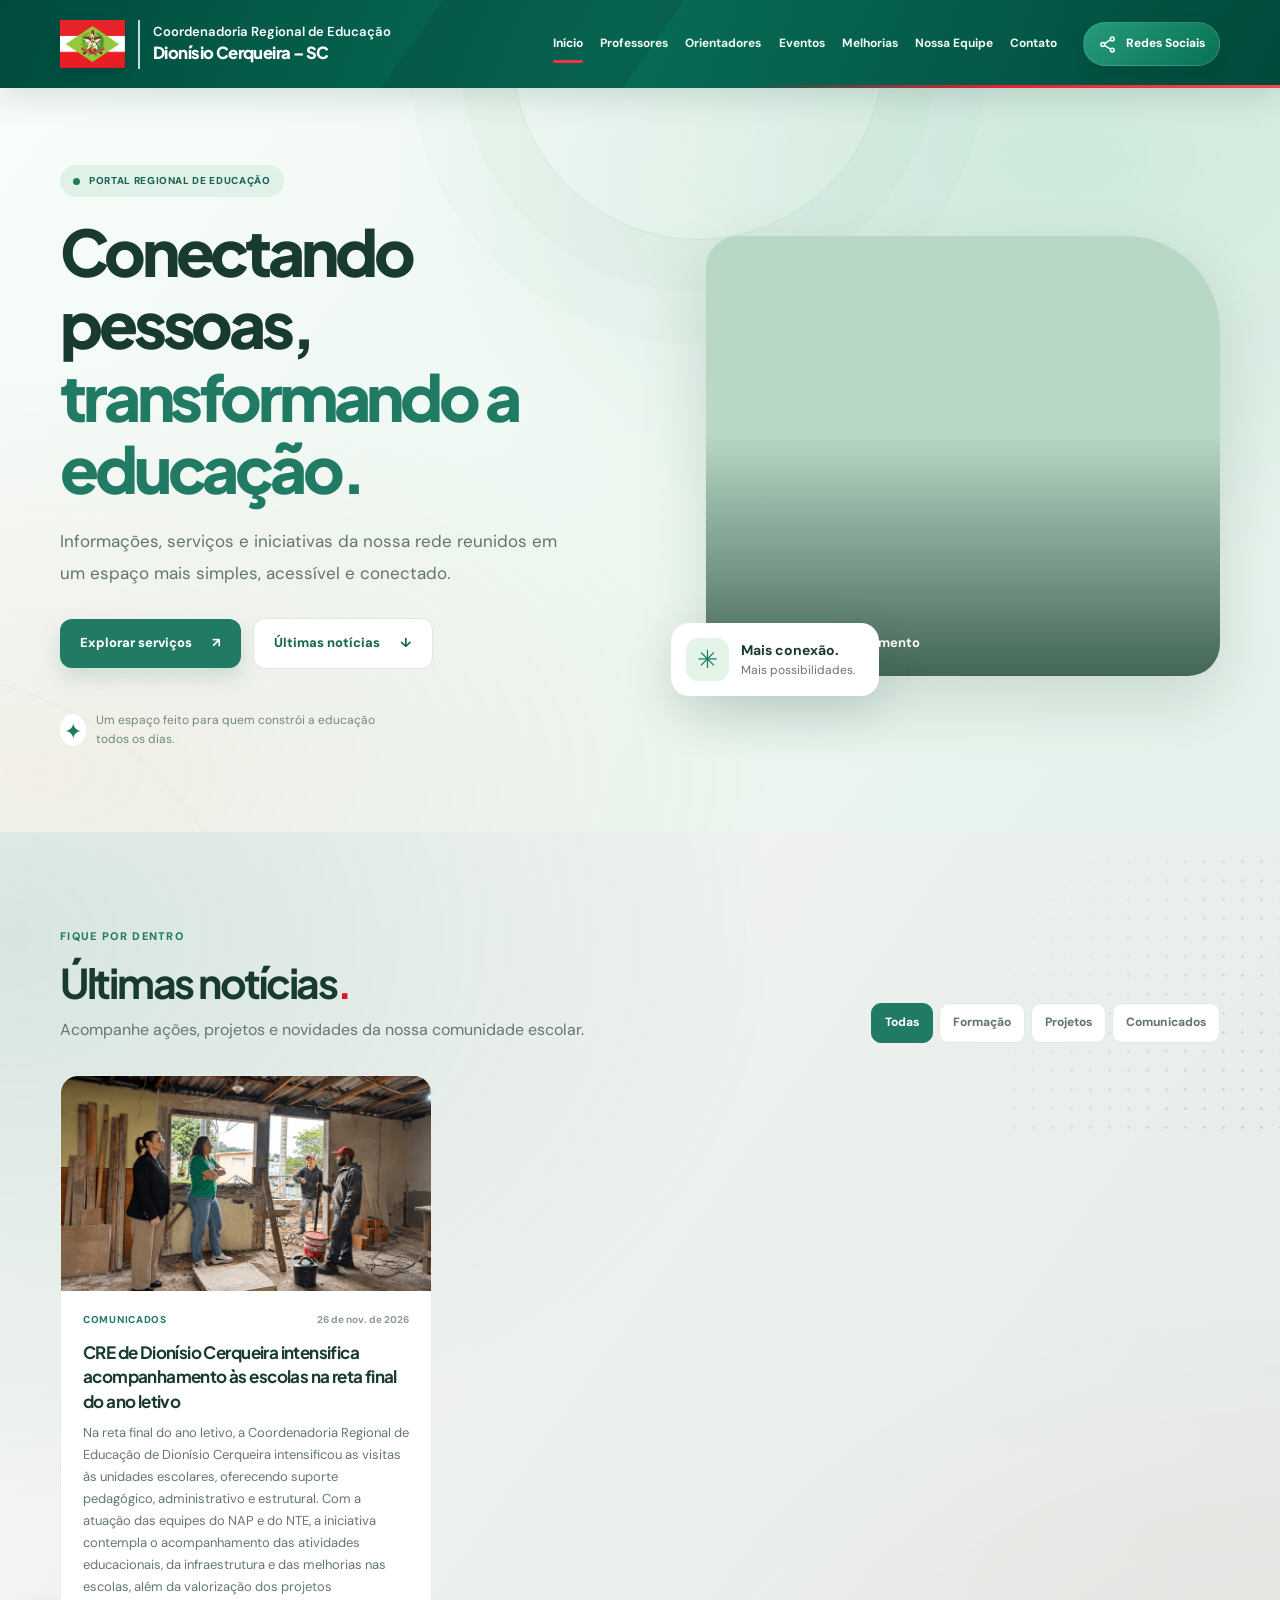
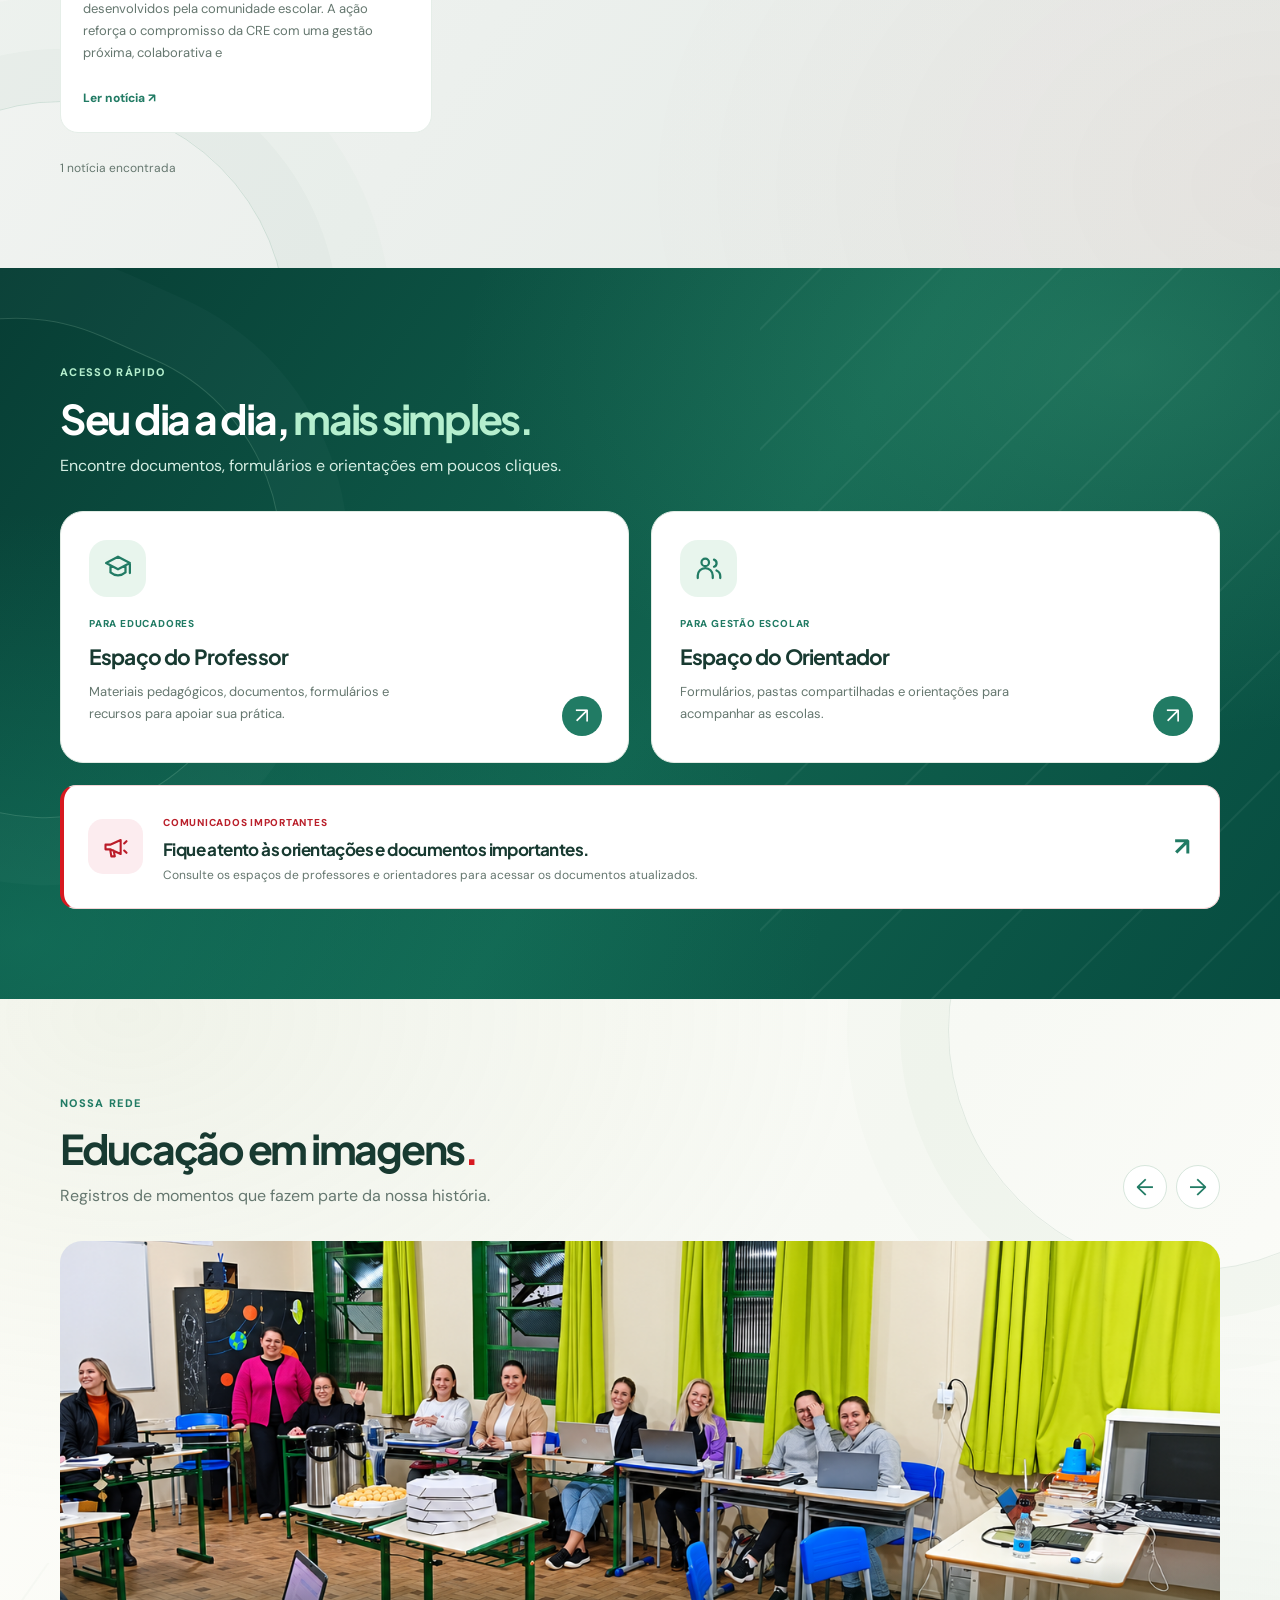
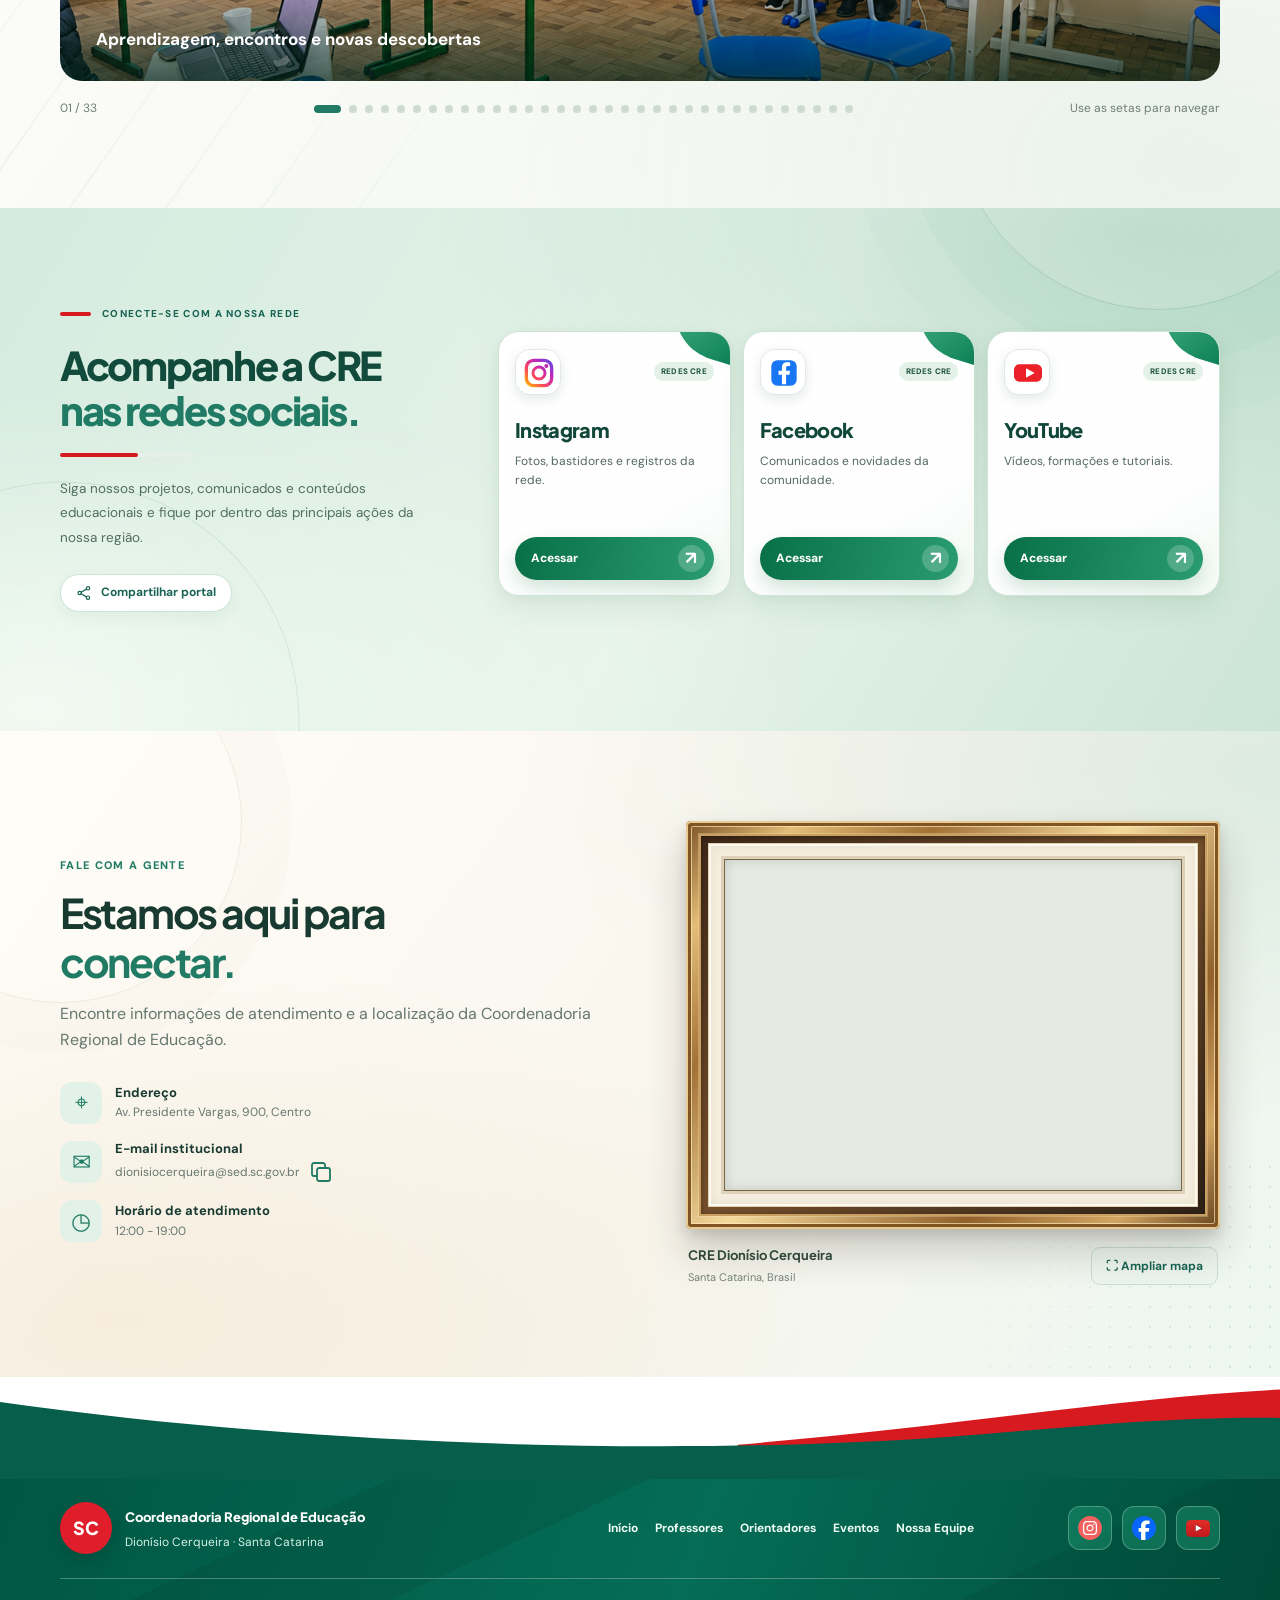
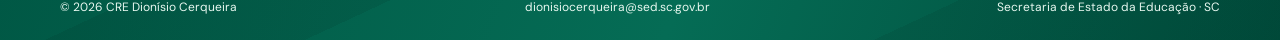
<file: index.html>
<!doctype html>
<html lang="pt-BR">

<head>
  <meta charset="utf-8">
  <meta name="viewport" content="width=device-width, initial-scale=1">
  <meta name="theme-color" content="#1a6454">
  <meta name="description"
    content="Portal institucional da Coordenadoria Regional de Educação: notícias, comunicados, serviços e eventos.">
  <title>Início | Coordenadoria Regional de Educação</title>
  <link rel="preconnect" href="https://fonts.googleapis.com">
  <link rel="preconnect" href="https://fonts.gstatic.com" crossorigin>
  <link
    href="https://fonts.googleapis.com/css2?family=DM+Sans:wght@400;500;600;700&family=Plus+Jakarta+Sans:wght@400;500;600;700;800&display=swap"
    rel="stylesheet">
  <link rel="stylesheet" href="css/styles.css">
  <link rel="stylesheet" href="css/header.css">
  <link rel="stylesheet" href="css/footer.css"> 
  <script src="js/components.js" defer></script>
  <script src="js/script.js" defer></script>
</head>

<body>
  <a class="skip-link" href="#conteudo">Pular para o conteúdo</a>
  <div id="header-container"></div>
  <main id="conteudo">
    <section class="hero">
      <div class="hero-glow hero-glow-one" aria-hidden="true"></div>
      <div class="hero-glow hero-glow-two" aria-hidden="true"></div>
      <div class="container hero-grid">
        <div class="hero-copy reveal"><span class="eyebrow"><span class="eyebrow-dot"></span> PORTAL REGIONAL DE
            EDUCAÇÃO</span>
          <h1>Conectando pessoas, <em>transformando a educação.</em></h1>
          <p>Informações, serviços e iniciativas da nossa rede reunidos em um espaço mais simples, acessível e
            conectado.</p>
          <div class="hero-buttons"><a href="#acesso-rapido" class="btn btn-primary">Explorar serviços <span
                aria-hidden="true">↗</span></a><a href="#noticias" class="btn btn-outline">Últimas notícias <span
                aria-hidden="true">↓</span></a></div>
          <div class="hero-mini">
            <div class="mini-icon">✦</div><span>Um espaço feito para quem constrói a educação todos os dias.</span>
          </div>
        </div>
        <div class="hero-visual reveal">
          <div class="hero-photo" role="img" aria-label="Ambiente escolar e aprendizagem">
            <div class="photo-overlay"></div>
            <div class="photo-caption"><span class="caption-dot"></span> Nossa rede em movimento</div>
          </div>
          <div class="floating-note"><span class="floating-icon">✳</span>
            <div><strong>Mais conexão.</strong><small>Mais possibilidades.</small></div>
          </div>
        </div>
      </div>
    </section>
    <section class="news-section section" id="noticias">
      <div class="container">
        <div class="section-heading reveal">
          <div><span class="section-kicker">FIQUE POR DENTRO</span>
            <h2>Últimas notícias<span class="period">.</span></h2>
            <p>Acompanhe ações, projetos e novidades da nossa comunidade escolar.</p>
          </div>
          <div class="news-filter" role="group" aria-label="Filtrar notícias"><button class="filter-btn is-active"
              data-filter="Todas" type="button" aria-pressed="true">Todas</button><button class="filter-btn"
              data-filter="Formação" type="button" aria-pressed="false">Formação</button><button class="filter-btn"
              data-filter="Projetos" type="button" aria-pressed="false">Projetos</button><button class="filter-btn"
              data-filter="Comunicados" type="button" aria-pressed="false">Comunicados</button></div>
        </div>
        <div class="news-grid" id="newsGrid" aria-live="polite">
          <div class="loading-state">Carregando notícias...</div>
        </div>
        <div class="news-bottom"><span id="newsCount" aria-live="polite"></span><button class="text-link" id="showMore"
            type="button" hidden>Ver mais notícias <span aria-hidden="true">↗</span></button></div>
      </div>
    </section>
    <section class="services-section section" id="acesso-rapido">
      <div class="container">
        <div class="section-heading reveal">
          <div><span class="section-kicker">ACESSO RÁPIDO</span>
            <h2>Seu dia a dia, <span class="accent">mais simples.</span></h2>
            <p>Encontre documentos, formulários e orientações em poucos cliques.</p>
          </div>
        </div>
        <div class="service-grid"><a class="service-card reveal" href="professores.html"><span class="service-icon"
              aria-hidden="true"><svg viewBox="0 0 24 24" fill="none">
                <path d="m2.5 8 9.5-5 9.5 5-9.5 5-9.5-5ZM6 10.5v5c3.6 3.1 8.4 3.1 12 0v-5M21.5 9v7" />
              </svg></span><span class="service-content"><span class="service-badge">PARA
                EDUCADORES</span><strong>Espaço do Professor</strong><span>Materiais pedagógicos, documentos,
                formulários e recursos para apoiar sua prática.</span></span><span class="service-arrow"
              aria-hidden="true">↗</span></a><a class="service-card reveal" href="orientadores.html"><span
              class="service-icon" aria-hidden="true"><svg viewBox="0 0 24 24" fill="none">
                <circle cx="9" cy="7.5" r="3" />
                <path d="M3 20v-2a6 6 0 0 1 12 0v2M16 5.3a3 3 0 0 1 0 5.7M18 14a5 5 0 0 1 3 4.6V20" />
              </svg></span><span class="service-content"><span class="service-badge">PARA GESTÃO
                ESCOLAR</span><strong>Espaço do Orientador</strong><span>Formulários, pastas compartilhadas e
                orientações para acompanhar as escolas.</span></span><span class="service-arrow"
              aria-hidden="true">↗</span></a></div>
        <div class="notice-card reveal">
          <div class="notice-icon" aria-hidden="true"><svg viewBox="0 0 24 24" fill="none">
              <path d="M3 10v4h4l9 4V6l-9 4H3ZM7 14l1 6h3l-1-5M19 9l2-2M19 15l2 2" />
            </svg></div>
          <div><span>COMUNICADOS IMPORTANTES</span>
            <h3>Fique atento às orientações e documentos importantes.</h3>
            <p>Consulte os espaços de professores e orientadores para acessar os documentos atualizados.</p>
          </div><a href="orientadores.html" class="notice-link" aria-label="Ir para o espaço do orientador">↗</a>
        </div>
      </div>
    </section>
    <section class="gallery-section section" id="galeria">
      <div class="container">
        <div class="section-heading reveal">
          <div><span class="section-kicker">NOSSA REDE</span>
            <h2>Educação em imagens<span class="period">.</span></h2>
            <p>Registros de momentos que fazem parte da nossa história.</p>
          </div>
          <div class="carousel-controls"><button class="round-button" id="galleryPrev" aria-label="Foto anterior"
              type="button">←</button><button class="round-button" id="galleryNext" aria-label="Próxima foto"
              type="button">→</button></div>
        </div>
        <div class="gallery-stage reveal" id="galleryStage" tabindex="0" aria-label="Carrossel de fotografias">
          <div class="gallery-track" id="galleryTrack"></div>
        </div>
        <div class="gallery-bottom"><span id="galleryCounter">01 / 03</span>
          <div class="gallery-dots" id="galleryDots" aria-label="Selecionar fotografia"></div><span
            class="gallery-tip">Use as setas para navegar</span>
        </div>
      </div>
    </section>
<!-- REDES SOCIAIS | versão compacta (preserva links oficiais) -->
    <section class="cre-social-section" id="redes-sociais" aria-labelledby="creSocialTitle">
      <div class="container cre-social-layout">
        <div class="cre-social-heading">
          <span class="cre-social-kicker"><span aria-hidden="true"></span> CONECTE-SE COM A NOSSA REDE</span>
          <h2 id="creSocialTitle">Acompanhe a CRE <em>nas redes sociais.</em></h2>
          <span class="cre-social-heading-rule" aria-hidden="true"></span>
          <p>Siga nossos projetos, comunicados e conteúdos educacionais e fique por dentro das principais ações da nossa região.</p>
          <div class="cre-social-actions">
            <button class="cre-social-share" id="creSocialShare" type="button">
              <svg viewBox="0 0 24 24" fill="none" aria-hidden="true"><circle cx="18" cy="5" r="2.5"/><circle cx="5.5" cy="12" r="2.5"/><circle cx="18" cy="19" r="2.5"/><path d="m7.8 10.9 7.8-4.7M7.8 13.1l7.8 4.7"/></svg>
              Compartilhar portal
            </button>
            <span id="creSocialShareStatus" class="cre-social-share-status" role="status" aria-live="polite"></span>
          </div>
        </div>
        <div class="cre-social-cards" aria-label="Redes sociais da CRE">
          <a class="cre-social-card" data-platform="instagram" href="https://www.instagram.com/cre_dionisio_cerqueira/" target="_blank" rel="noopener noreferrer" aria-label="Visitar Instagram da CRE, abre em nova aba">
            <div class="cre-social-card-top">
              <span class="cre-social-brand" aria-hidden="true">
                <svg viewBox="0 0 48 48" fill="none" focusable="false"><defs><linearGradient id="creIgGrad" x1="5" y1="43" x2="42" y2="5" gradientUnits="userSpaceOnUse"><stop stop-color="#FFB900"/><stop offset=".33" stop-color="#FF4B58"/><stop offset=".69" stop-color="#C126B7"/><stop offset="1" stop-color="#6549E6"/></linearGradient></defs><rect x="5" y="5" width="38" height="38" rx="11" stroke="url(#creIgGrad)" stroke-width="5"/><circle cx="24" cy="24" r="9" stroke="url(#creIgGrad)" stroke-width="4.4"/><circle cx="35" cy="13.5" r="3" fill="#C126B7"/></svg>
              </span>
              <span class="cre-social-tag">REDES CRE</span>
            </div>
            <div class="cre-social-card-copy"><h3>Instagram</h3><p>Fotos, bastidores e registros da rede.</p></div>
            <span class="cre-social-card-link" aria-hidden="true">Acessar <span>↗</span></span>
          </a>
          <a class="cre-social-card" data-platform="facebook" href="https://www.facebook.com/p/Coordenadoria-Regional-de-Educa%C3%A7%C3%A3o-de-Dion%C3%ADsio-Cerqueira-100067846266923/" target="_blank" rel="noopener noreferrer" aria-label="Visitar Facebook da CRE, abre em nova aba">
            <div class="cre-social-card-top">
              <span class="cre-social-brand" aria-hidden="true"><svg viewBox="0 0 48 48" fill="none" focusable="false"><rect x="5" y="5" width="38" height="38" rx="9" fill="#1976F3"/><path d="M27.1 41V26.7h5.1l.8-6.2h-5.9v-4c0-1.8.6-2.9 3-2.9h3.1V8.1c-.5-.1-2.4-.3-4.6-.3-4.6 0-7.7 2.8-7.7 8v4.7h-5.1v6.2h5.1V41h6.2Z" fill="#fff"/></svg></span>
              <span class="cre-social-tag">REDES CRE</span>
            </div>
            <div class="cre-social-card-copy"><h3>Facebook</h3><p>Comunicados e novidades da comunidade.</p></div>
            <span class="cre-social-card-link" aria-hidden="true">Acessar <span>↗</span></span>
          </a>
          <a class="cre-social-card" data-platform="youtube" href="https://www.youtube.com/@ntedionisiocerqueira" target="_blank" rel="noopener noreferrer" aria-label="Visitar YouTube da CRE, abre em nova aba">
            <div class="cre-social-card-top">
              <span class="cre-social-brand" aria-hidden="true"><svg viewBox="0 0 48 48" fill="none" focusable="false"><rect x="3" y="11" width="42" height="26" rx="8" fill="#EC2029"/><path d="m21 17 13 7-13 7V17Z" fill="#fff"/></svg></span>
              <span class="cre-social-tag">REDES CRE</span>
            </div>
            <div class="cre-social-card-copy"><h3>YouTube</h3><p>Vídeos, formações e tutoriais.</p></div>
            <span class="cre-social-card-link" aria-hidden="true">Acessar <span>↗</span></span>
          </a>
        </div>
      </div>
    </section>
    <section class="contact-section section" id="localizacao">
      <div class="container contact-grid">
        <div class="reveal"><span class="section-kicker">FALE COM A GENTE</span>
          <h2>Estamos aqui para <span class="accent">conectar.</span></h2>
          <p>Encontre informações de atendimento e a localização da Coordenadoria Regional de Educação.</p>
          <div class="contact-row"><span class="contact-icon">⌖</span>
            <div><strong>Endereço</strong><span>Av. Presidente Vargas, 900, Centro</span></div>
          </div>
          
<div class="contact-row">
  <span class="contact-icon">✉</span>

        <div>
          <strong>E-mail institucional</strong>

          <div class="email-copy-wrapper">
            <span id="emailInstitucional">
              dionisiocerqueira@sed.sc.gov.br
            </span>

            <button
              type="button"
              class="copy-email-btn"
              id="copyEmailBtn"
              title="Copiar e-mail"
              aria-label="Copiar e-mail institucional"
            >
              <svg
                width="15"
                height="15"
                viewBox="0 0 24 24"
                fill="none"
                stroke="currentColor"
                stroke-width="2"
                stroke-linecap="round"
                stroke-linejoin="round"
                aria-hidden="true"
              >
                <rect x="8" y="8" width="13" height="13" rx="2"/>
                <path d="M16 8V5a2 2 0 0 0-2-2H5a2 2 0 0 0-2 2v9a2 2 0 0 0 2 2h3"/>
              </svg>
            </button>

            <span id="copyEmailMessage" role="status" aria-live="polite"></span>
          </div>
        </div>
      </div>

          <div class="contact-row"><span class="contact-icon">◷</span>
            <div><strong>Horário de atendimento</strong><span>12:00 - 19:00</span></div>
          </div>
        </div>
        <!-- <div class="map-placeholder reveal">
          <iframe src="https://www.google.com/maps/embed?pb=!1m18!1m12!1m3!1d3578.173857380727!2d-53.63740132370798!3d-26.256020266088854!2m3!1f0!2f0!3f0!3m2!1i1024!2i768!4f13.1!3m3!1m2!1s0x94f09a3344452ccf%3A0x94dea158aa4ae7f9!2sR.%20Pres.%20Vargas%2C%20900%20-%20Centro%2C%20Dion%C3%ADsio%20Cerqueira%20-%20SC%2C%2089950-000!5e0!3m2!1spt-BR!2sbr!4v1793734395076!5m2!1spt-BR!2sbr" width="600" height="450" style="border:0;" allowfullscreen="" loading="lazy" referrerpolicy="strict-origin-when-cross-origin"></iframe>
        </div> -->
        
<!-- QUADRO INTERATIVO DO MAPA -->
<figure class="cre-framed-map" id="creFramedMap">

  <!-- MOLDURA EXTERNA -->
  <div class="cre-frame-wood">

    <!-- DETALHE INTERNO DA MADEIRA -->
    <div class="cre-frame-groove">

      <!-- PASSE-PARTOUT DO QUADRO -->
      <div class="cre-frame-mat">

        <!-- MAPA INTERATIVO -->
        <div class="cre-frame-image">

          <iframe src="https://www.google.com/maps/embed?pb=!1m18!1m12!1m3!1d3578.173857380727!2d-53.63740132370798!3d-26.256020266088854!2m3!1f0!2f0!3f0!3m2!1i1024!2i768!4f13.1!3m3!1m2!1s0x94f09a3344452ccf%3A0x94dea158aa4ae7f9!2sR.%20Pres.%20Vargas%2C%20900%20-%20Centro%2C%20Dion%C3%ADsio%20Cerqueira%20-%20SC%2C%2089950-000!5e0!3m2!1spt-BR!2sbr!4v1793734395076!5m2!1spt-BR!2sbr" width="600" height="450" style="border:0;" allowfullscreen="" loading="lazy" referrerpolicy="strict-origin-when-cross-origin"></iframe>

        </div>

      </div>
    </div>
  </div>

  <!-- PLACA DE IDENTIFICAÇÃO -->
  <figcaption class="cre-frame-details">

    <div class="cre-frame-label">
      <strong>CRE Dionísio Cerqueira</strong>
      <span>Santa Catarina, Brasil</span>
    </div>

    <button
      type="button"
      id="creMapExpand"
      class="cre-frame-expand"
      aria-expanded="false"
    >
      ⛶ Ampliar mapa
    </button>

  </figcaption>

</figure>


      </div>
    </section>
  </main>
  <div id="footer-container"></div>
  <dialog id="newsDialog" class="news-dialog" aria-labelledby="dialogTitle">
    <div class="dialog-inner"><button class="dialog-close" id="dialogClose" type="button"
        aria-label="Fechar notícia">×</button>
      <div id="dialogContent"></div>
    </div>
  </dialog>
  <button class="back-to-top" id="backToTop" aria-label="Voltar ao topo" type="button">↑</button>
</body>

</html>
</file>
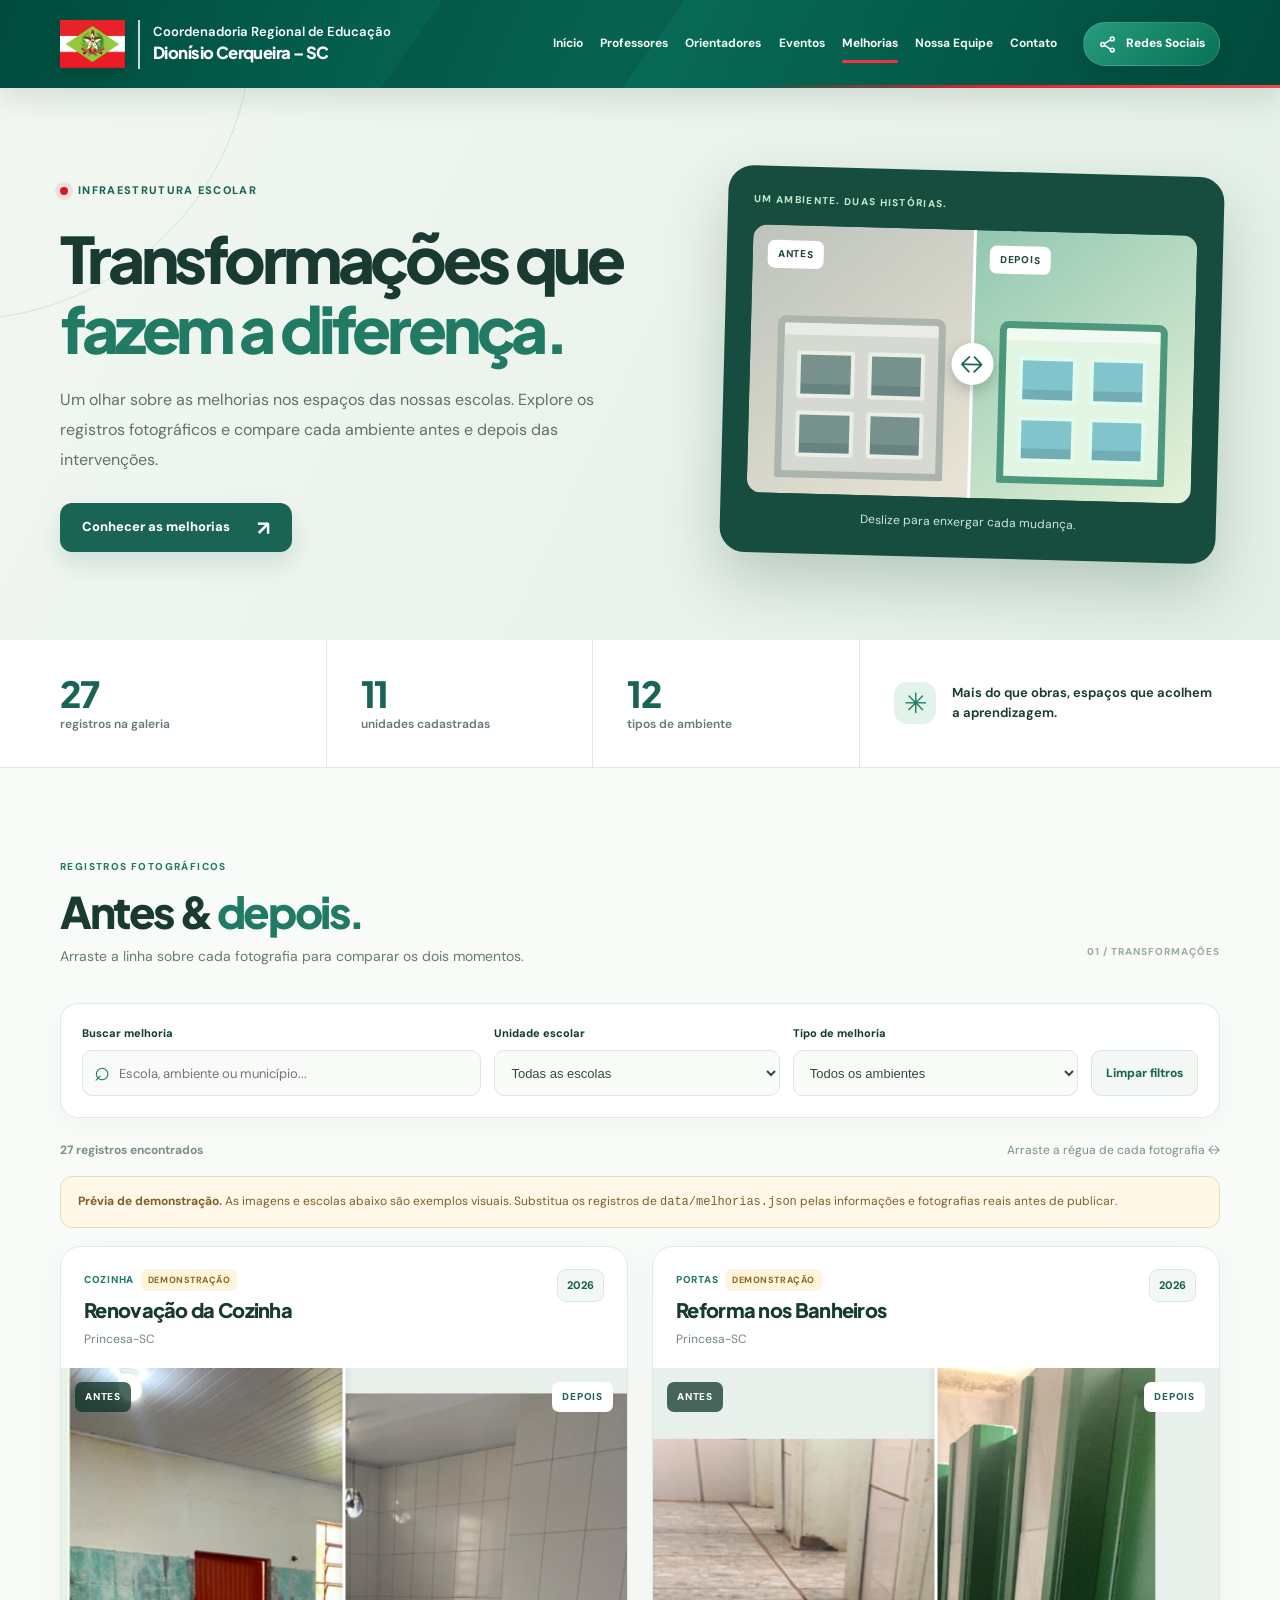
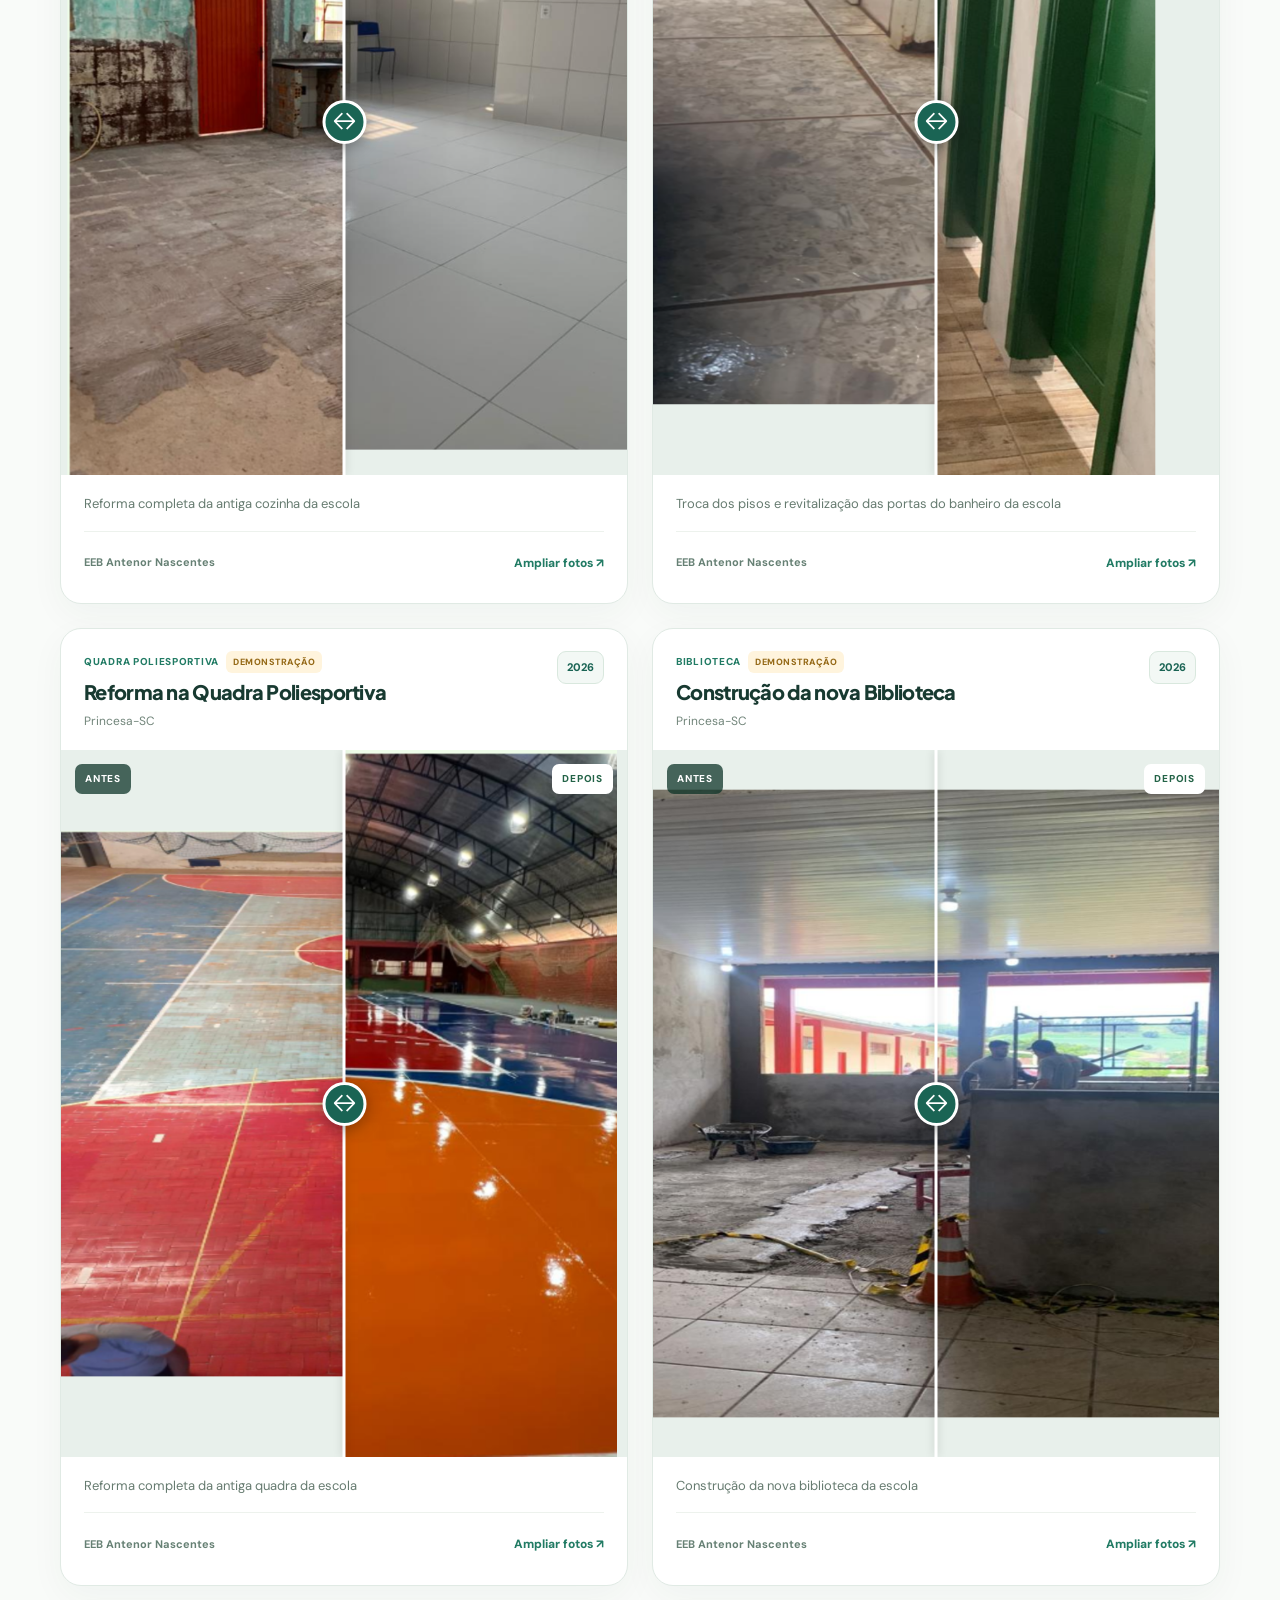
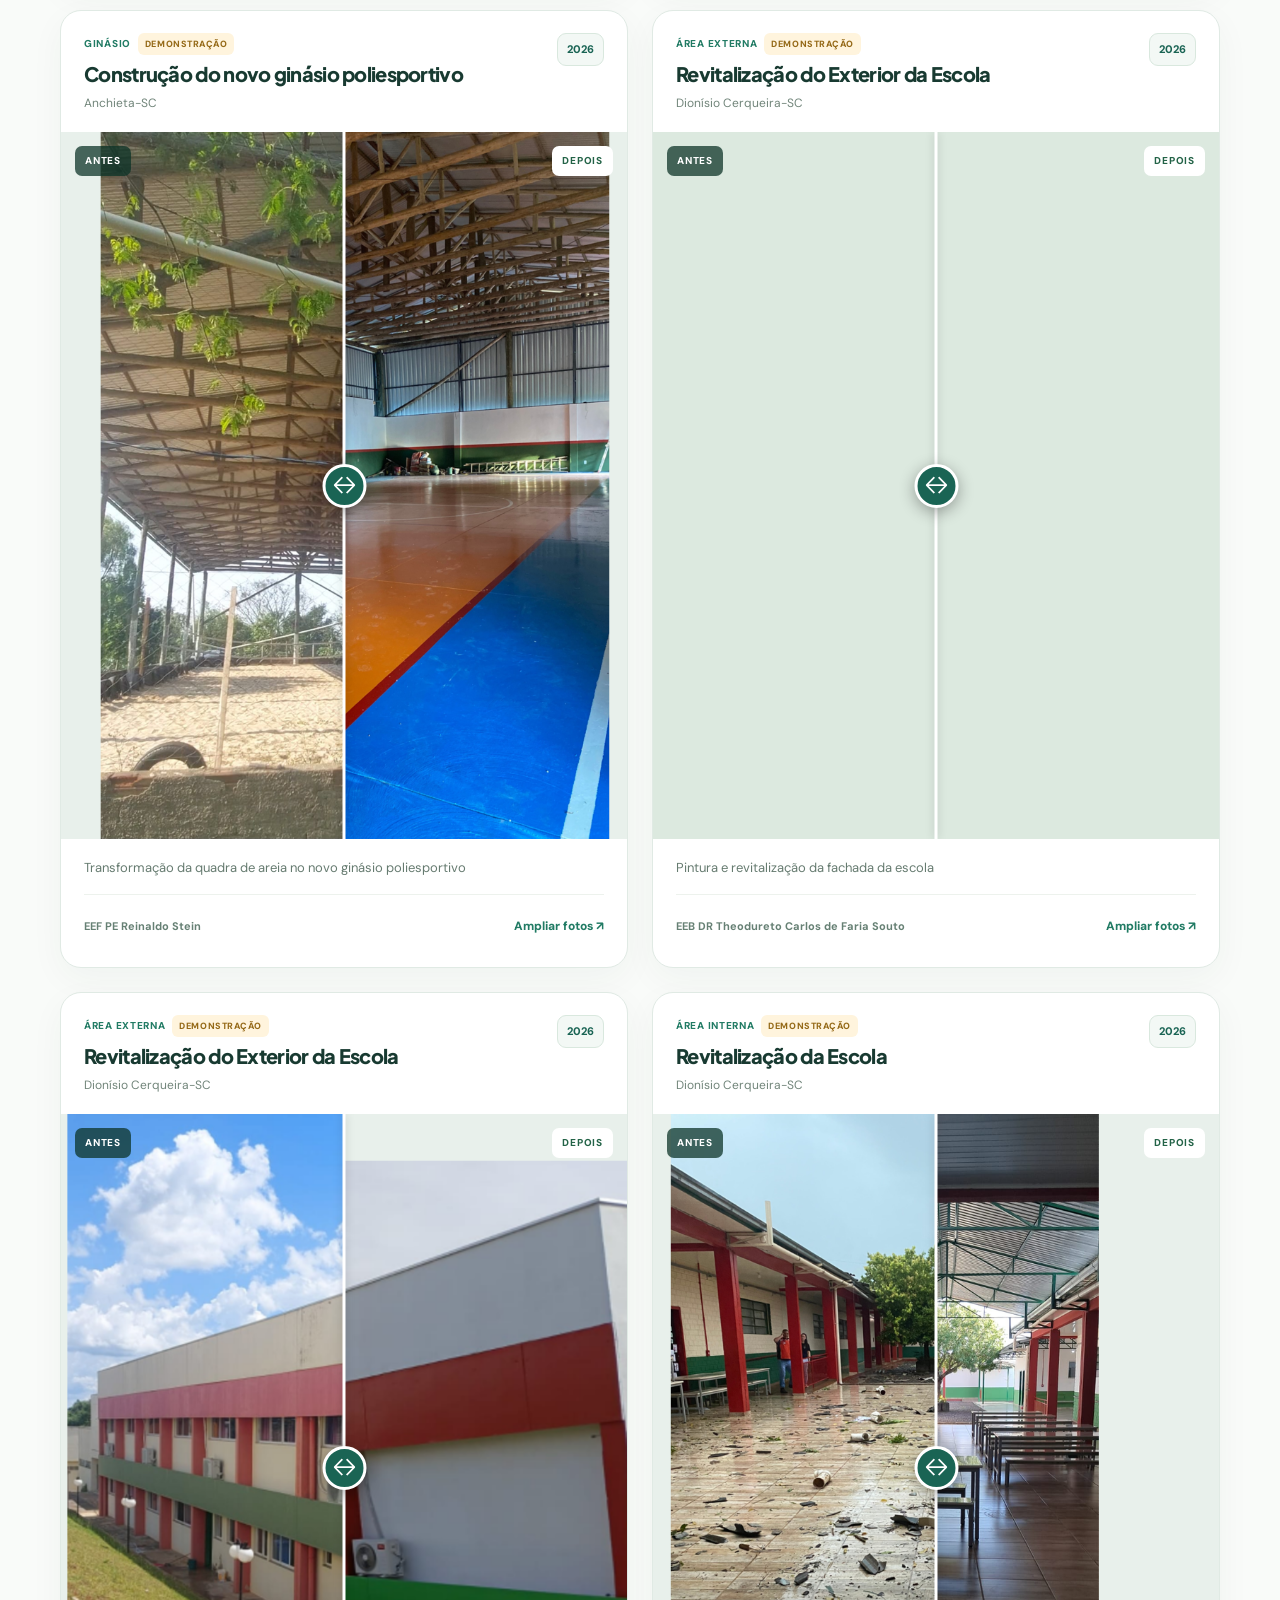
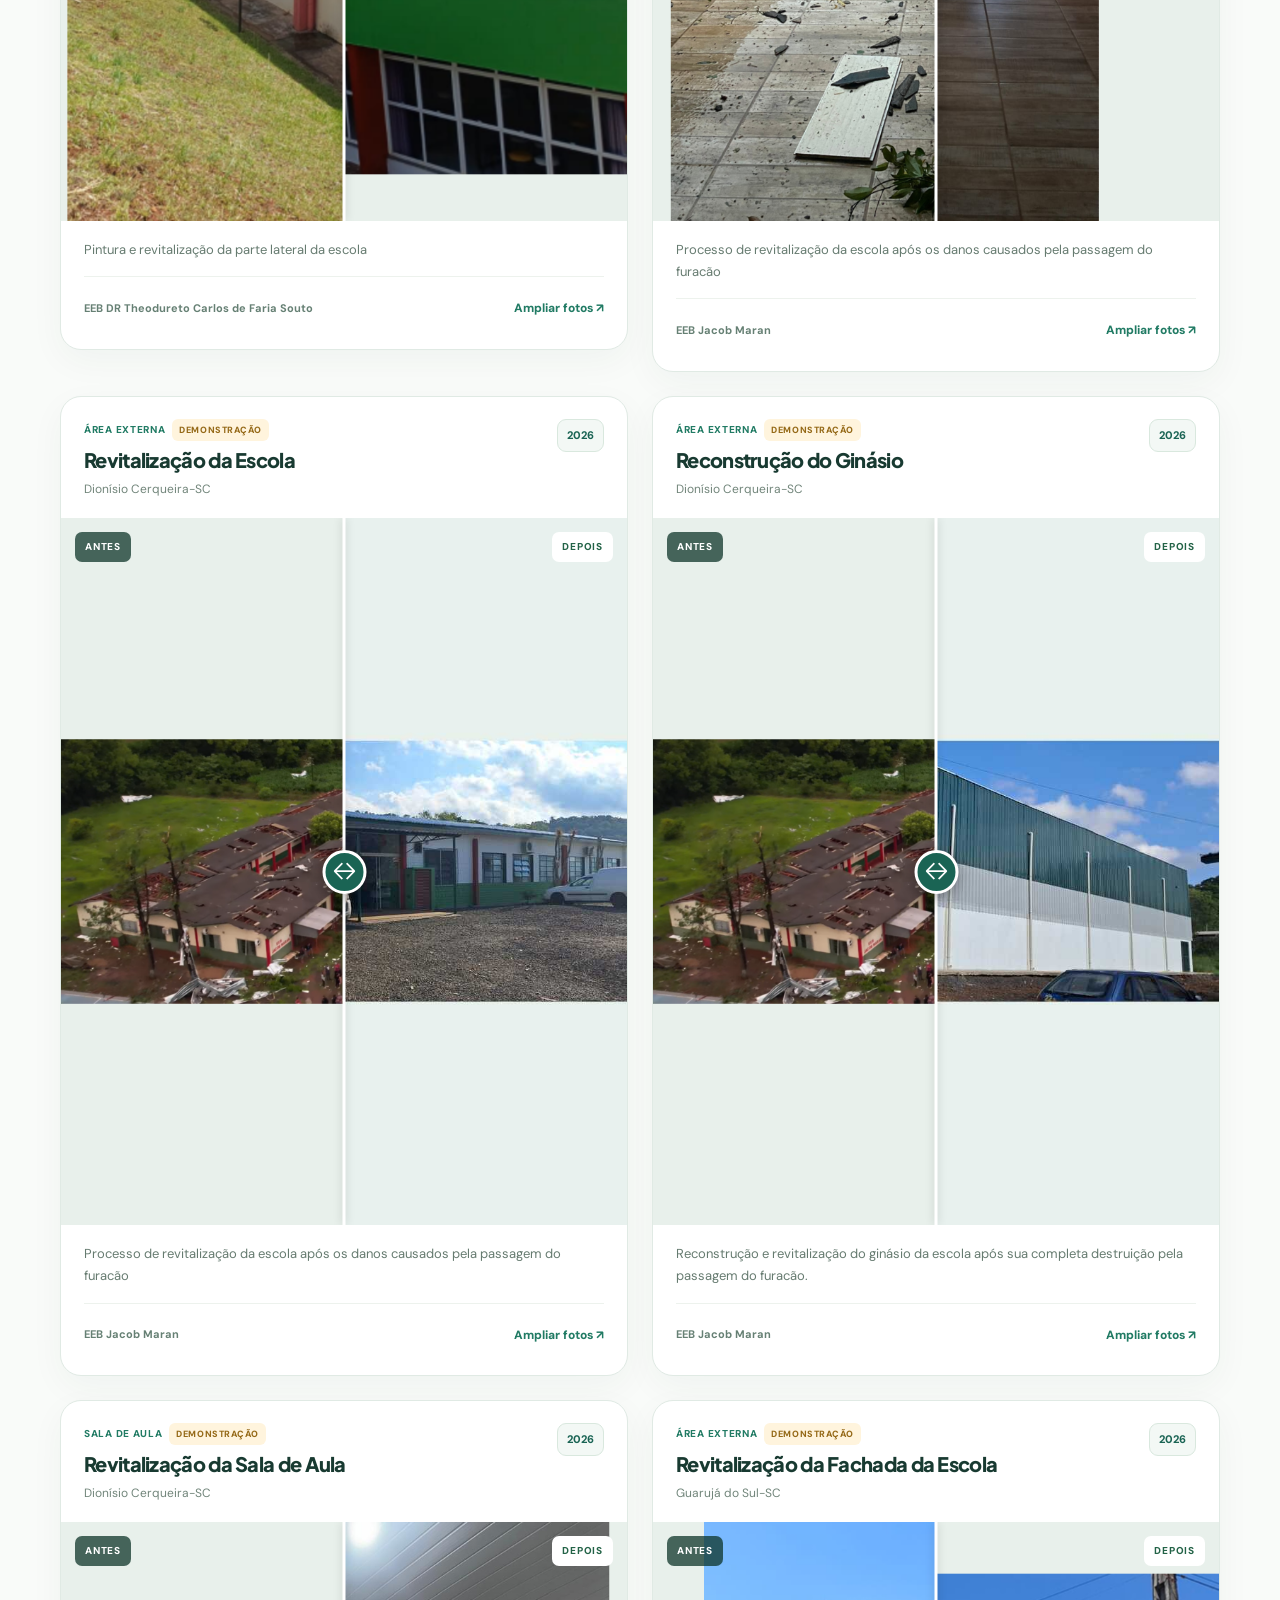
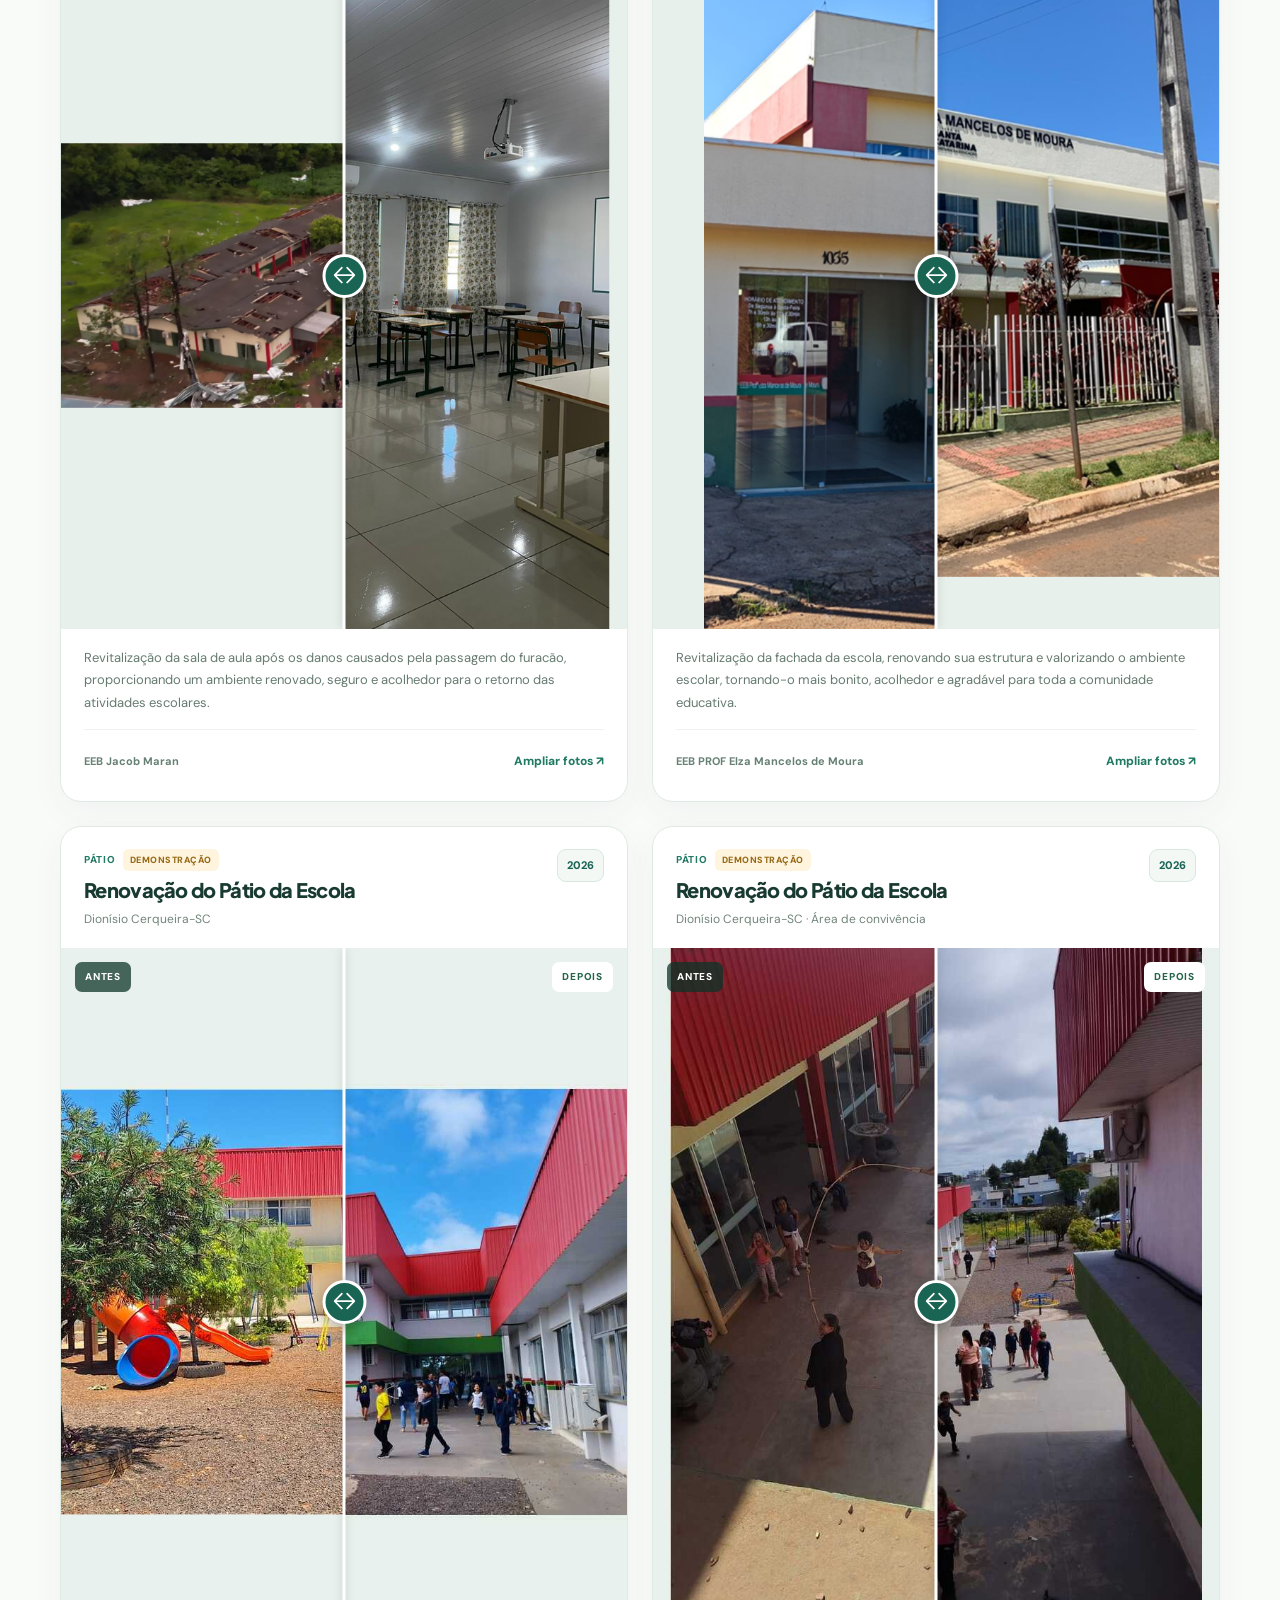
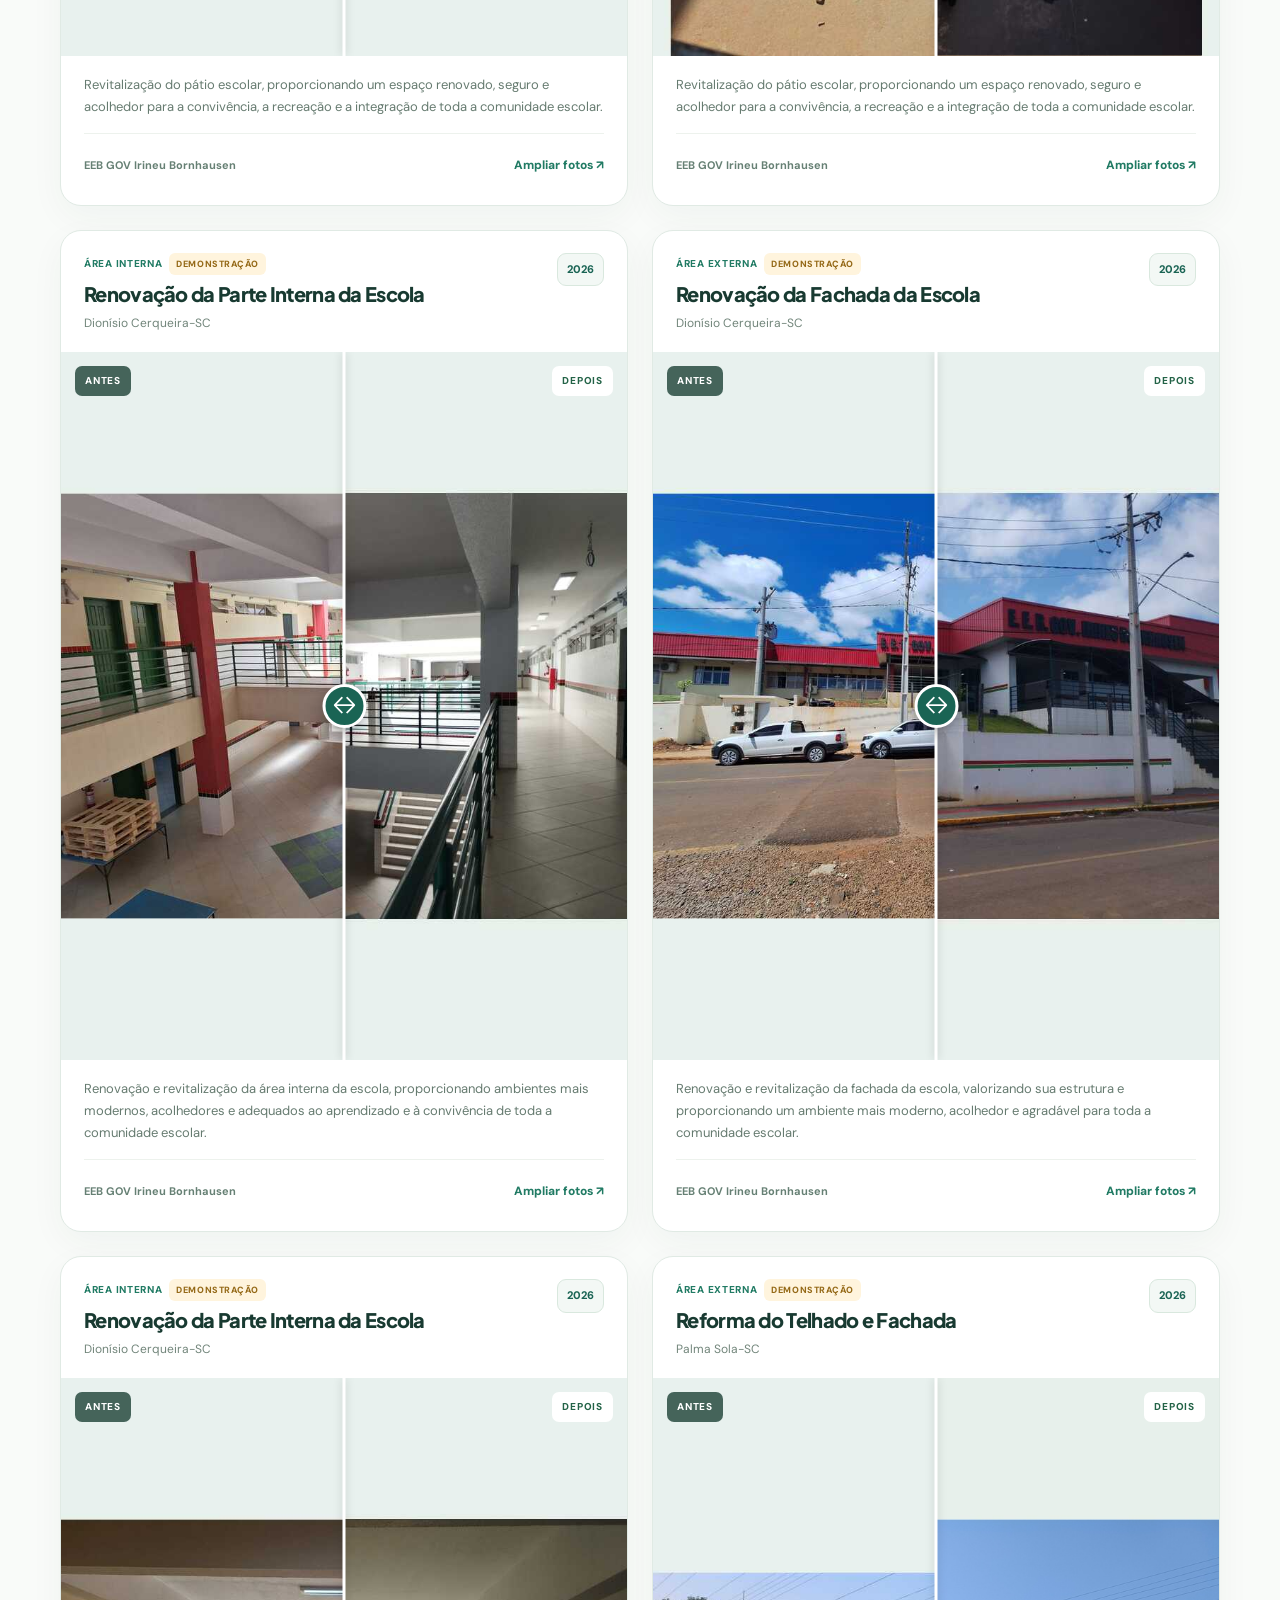
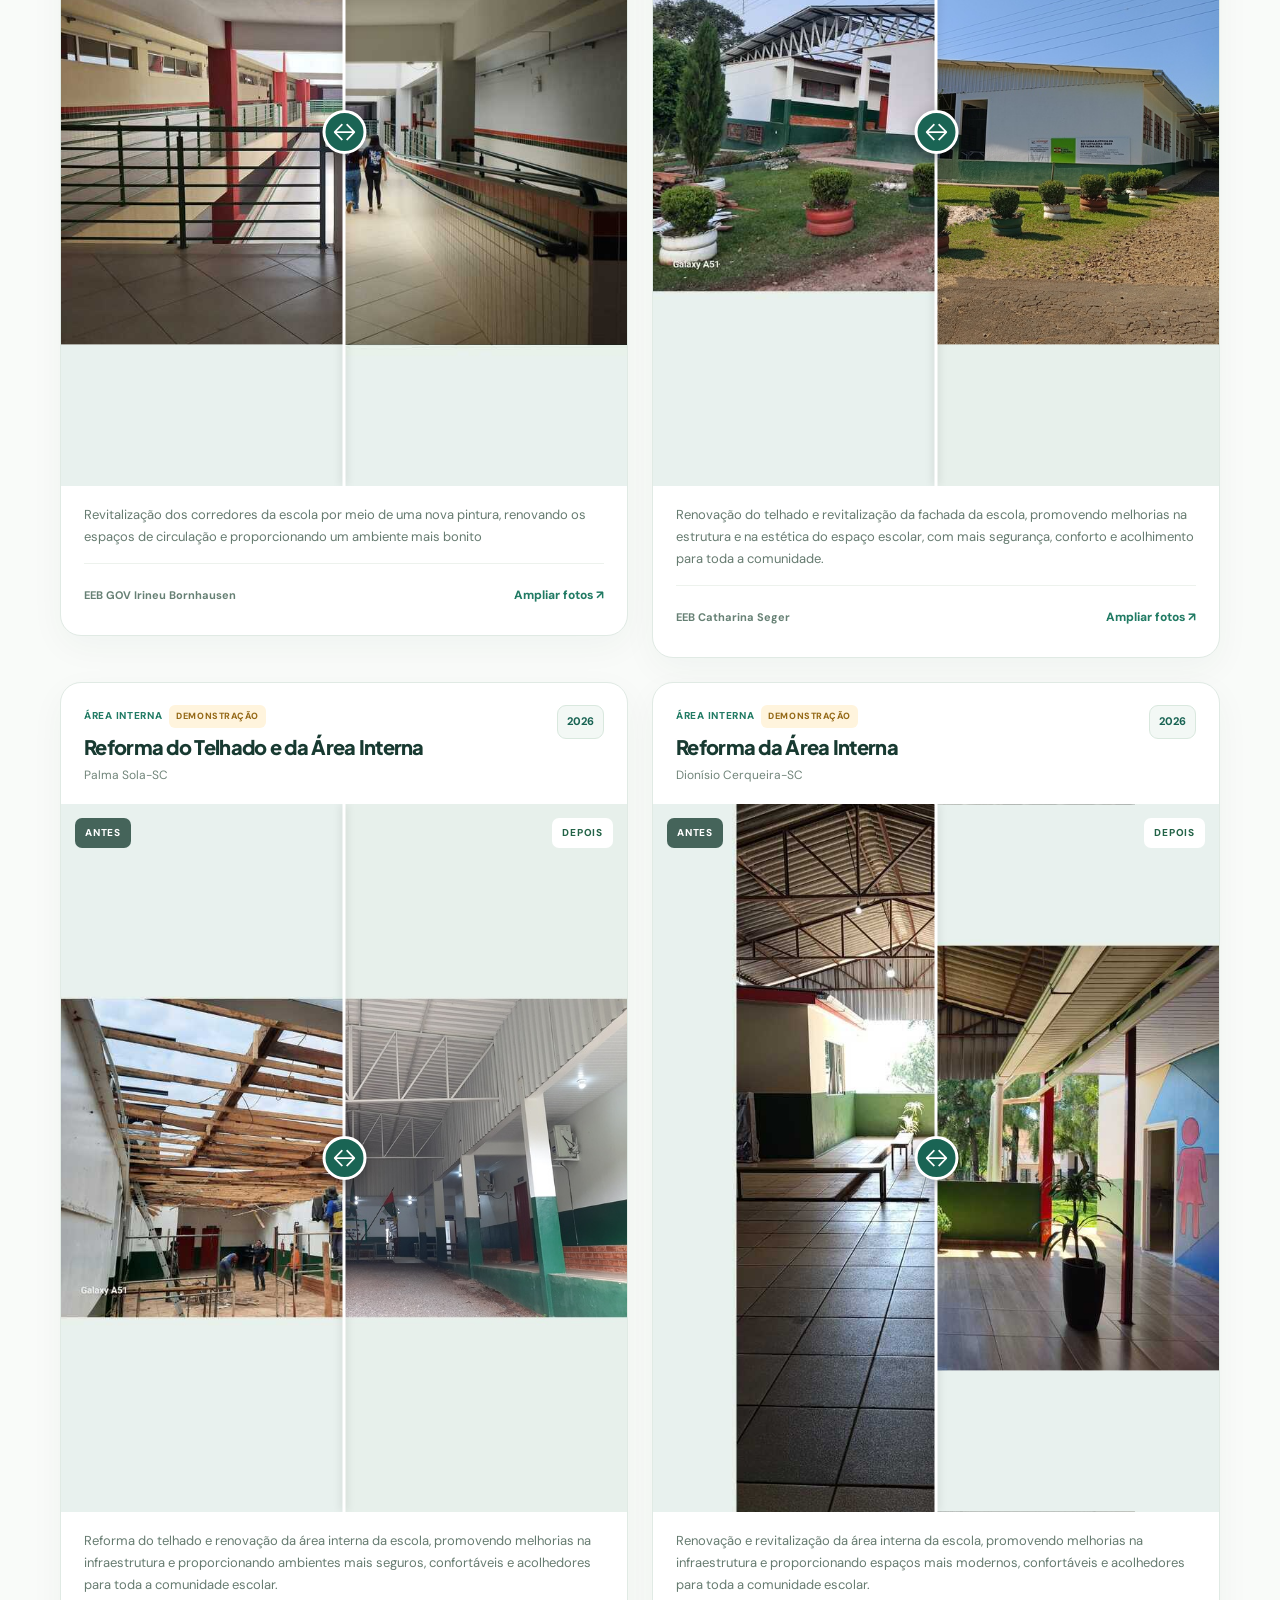
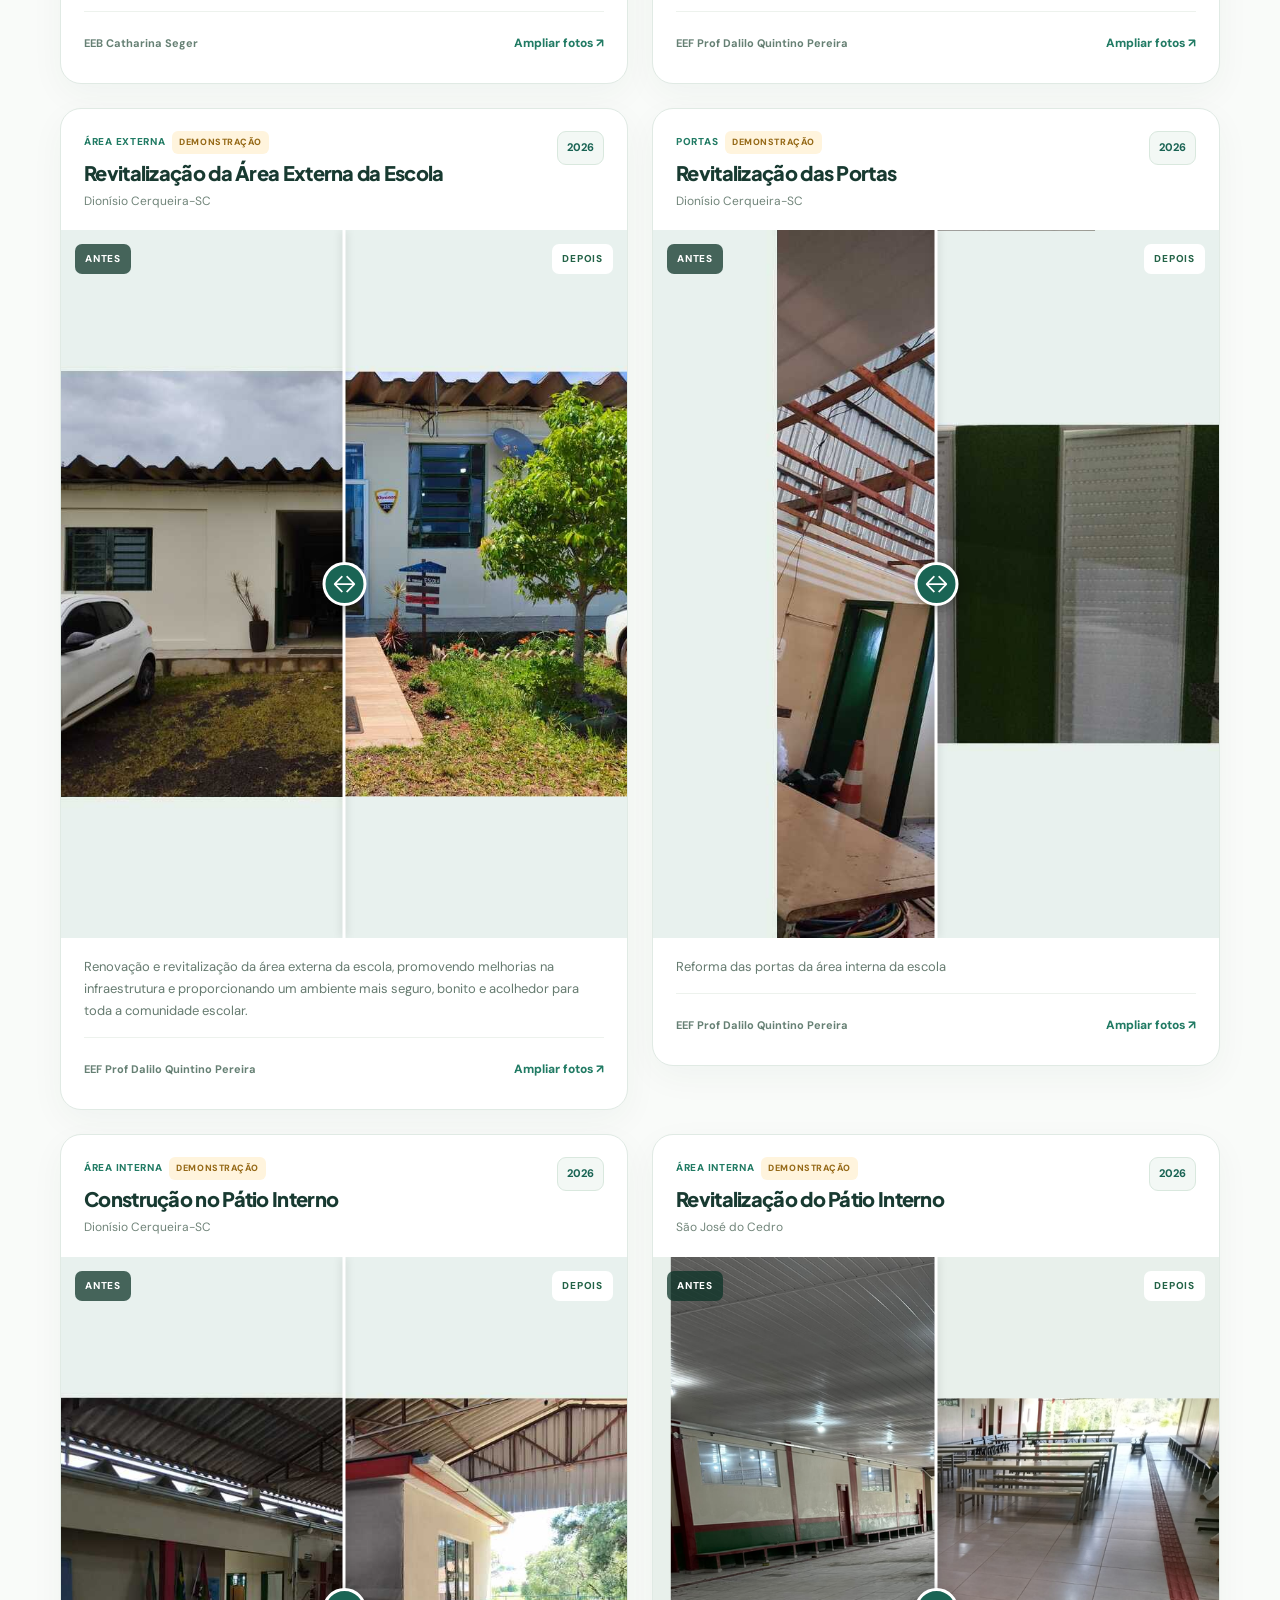
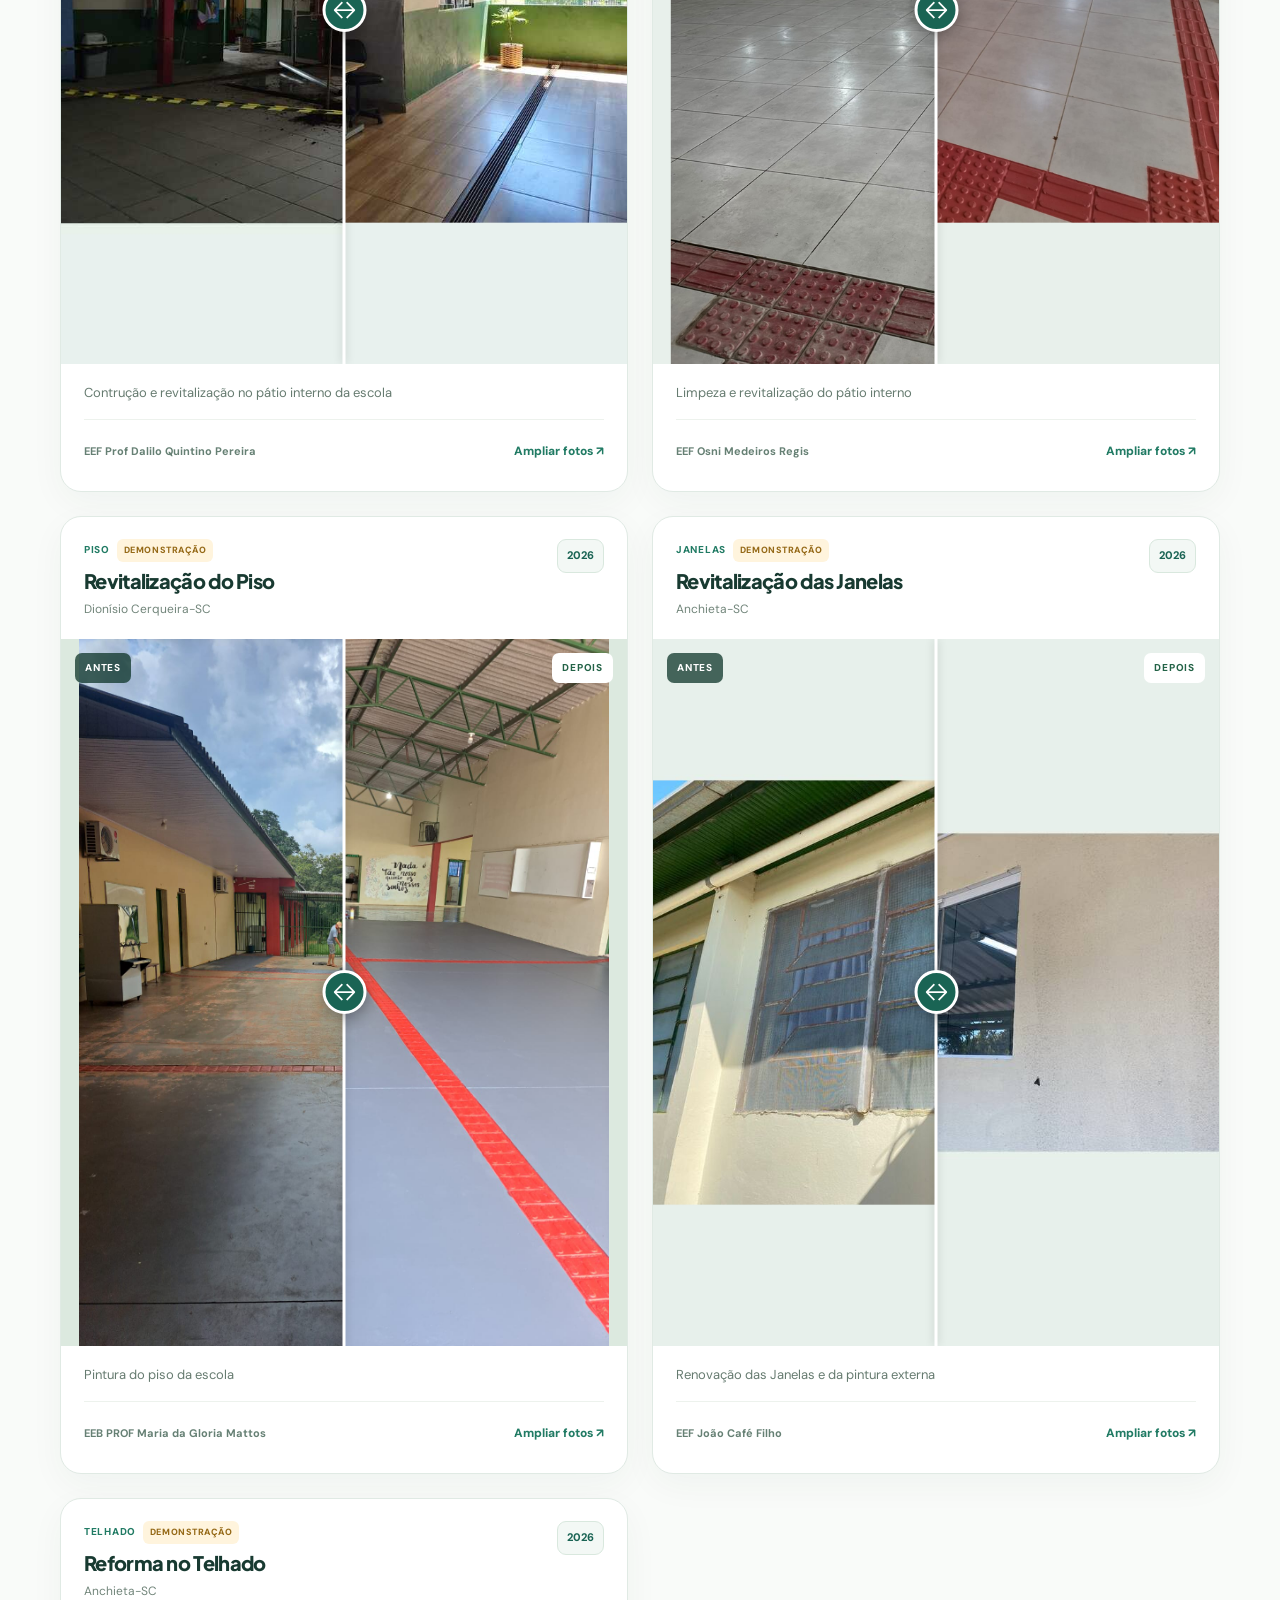
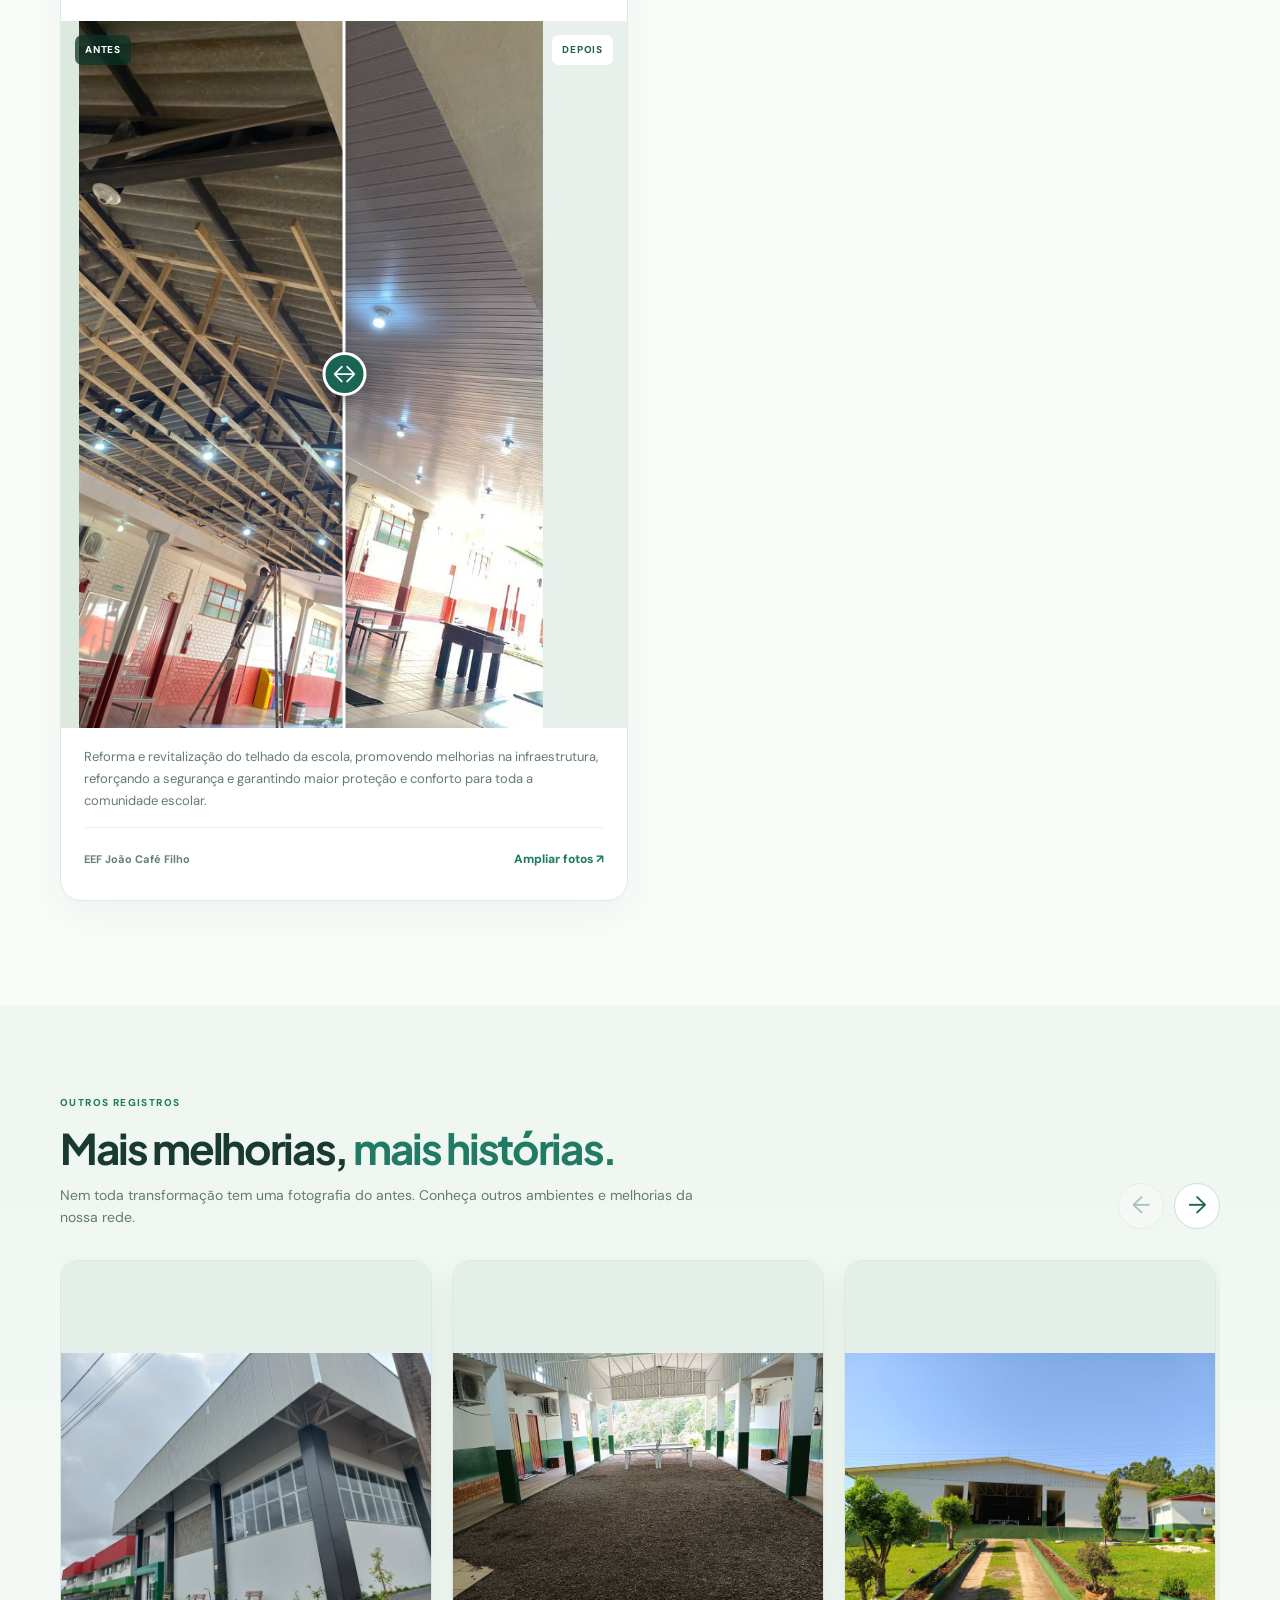
<file: melhorias.html>
<!-- <!doctype html>
<html lang="pt-BR">
<head>
  <meta charset="utf-8">
  <meta name="viewport" content="width=device-width, initial-scale=1">
  <meta name="theme-color" content="#1a6454">
  <meta name="description" content="Acompanhe, em fotografias de antes e depois, as melhorias realizadas na infraestrutura das escolas da Coordenadoria Regional de Educação de Dionísio Cerqueira.">
  <title>Melhorias nas Escolas | Coordenadoria Regional de Educação</title>
  <link rel="preconnect" href="https://fonts.googleapis.com">
  <link rel="preconnect" href="https://fonts.gstatic.com" crossorigin>
  <link href="https://fonts.googleapis.com/css2?family=DM+Sans:wght@400;500;600;700&family=Plus+Jakarta+Sans:wght@400;500;600;700;800&display=swap" rel="stylesheet">
  <link rel="stylesheet" href="css/styles.css">
  <link rel="stylesheet" href="css/header.css">
  <link rel="stylesheet" href="css/footer.css">
  <link rel="stylesheet" href="css/melhorias.css">
  <script src="js/components.js" defer></script>
  <script src="js/melhorias.js" defer></script>
</head>
<body>
  <a class="skip-link" href="#conteudo">Pular para o conteúdo</a>
  <div id="header-container"></div>

  <main id="conteudo" class="improvement-page">
    <section class="impr-hero" aria-labelledby="imprTitle">
      <div class="container impr-hero__layout">
        <div class="impr-hero__text">
          <span class="impr-eyebrow"><span class="impr-eyebrow__dot" aria-hidden="true"></span> INFRAESTRUTURA ESCOLAR</span>
          <h1 id="imprTitle">Transformações que <em>fazem a diferença.</em></h1>
          <p>Um olhar sobre as melhorias nos espaços das nossas escolas. Explore os registros fotográficos e compare cada ambiente antes e depois das intervenções.</p>
          <a class="impr-hero__cta" href="#galeriaMelhorias">Conhecer as melhorias <span aria-hidden="true">↗</span></a>
        </div>
        <div class="impr-hero__art" aria-hidden="true">
          <div class="impr-hero__eyebrow">UM AMBIENTE. DUAS HISTÓRIAS.</div>
          <div class="impr-hero__visual">
            <div class="impr-hero__half impr-hero__half--before"><span>ANTES</span><div class="impr-hero__building"><i></i><i></i><i></i><i></i></div></div>
            <div class="impr-hero__half impr-hero__half--after"><span>DEPOIS</span><div class="impr-hero__building"><i></i><i></i><i></i><i></i></div></div>
            <span class="impr-hero__line"><span>↔</span></span>
          </div>
          <p>Deslize para enxergar cada mudança.</p>
        </div>
      </div>
    </section>

    <section class="impr-stats" aria-label="Resumo da galeria">
      <div class="container impr-stats__grid">
        <div class="impr-stat"><span id="imprTotal" class="impr-stat__number" aria-live="polite">0</span><span class="impr-stat__label">registros na galeria</span></div>
        <div class="impr-stat"><span id="imprSchools" class="impr-stat__number" aria-live="polite">0</span><span class="impr-stat__label">unidades cadastradas</span></div>
        <div class="impr-stat"><span id="imprTypes" class="impr-stat__number" aria-live="polite">0</span><span class="impr-stat__label">tipos de ambiente</span></div>
        <div class="impr-stats__note"><span class="impr-stats__symbol" aria-hidden="true">✳</span><p>Mais do que obras, espaços que acolhem a aprendizagem.</p></div>
      </div>
    </section>

    <section class="impr-gallery-section" id="galeriaMelhorias" aria-labelledby="imprGalleryTitle">
      <div class="container">
        <div class="impr-section-header">
          <div>
            <span class="impr-section-kicker">REGISTROS FOTOGRÁFICOS</span>
            <h2 id="imprGalleryTitle">Antes &amp; <em>depois.</em></h2>
            <p>Arraste a linha sobre cada fotografia para comparar os dois momentos.</p>
          </div>
          <span class="impr-section-header__index">01 / TRANSFORMAÇÕES</span>
        </div>

        <div class="impr-filter-panel" aria-label="Filtrar melhorias">
          <div class="impr-field impr-field--search">
            <label for="imprSearch">Buscar melhoria</label>
            <div class="impr-search-wrap"><span aria-hidden="true">⌕</span><input id="imprSearch" type="search" placeholder="Escola, ambiente ou município..." autocomplete="off"></div>
          </div>
          <div class="impr-field"><label for="imprSchoolFilter">Unidade escolar</label><select id="imprSchoolFilter"><option value="">Todas as escolas</option></select></div>
          <div class="impr-field"><label for="imprTypeFilter">Tipo de melhoria</label><select id="imprTypeFilter"><option value="">Todos os ambientes</option></select></div>
          <button class="impr-filter-reset" id="imprReset" type="button">Limpar filtros</button>
        </div>

        <div class="impr-list-meta" aria-live="polite"><p id="imprResultCount">Carregando registros...</p><span>Arraste a régua de cada fotografia <span aria-hidden="true">↔</span></span></div>
        <div id="imprDemoNotice" class="impr-demo-notice" hidden><strong>Prévia de demonstração.</strong> As imagens e escolas abaixo são exemplos visuais. Substitua os registros de <code>data/melhorias.json</code> pelas informações e fotografias reais antes de publicar.</div>
        <div id="imprGrid" class="impr-grid" aria-live="polite" aria-busy="true"><p class="impr-state">Carregando as transformações das escolas...</p></div>
      </div>
    </section>

    <section class="impr-ending" aria-labelledby="imprEndingTitle">
      <div class="container impr-ending__inner">
        <span class="impr-ending__sparkle" aria-hidden="true">✦</span>
        <div><span>ESPAÇOS QUE TRANSFORMAM</span><h2 id="imprEndingTitle">Cuidar dos ambientes também é cuidar de quem aprende.</h2><p>Conheça os espaços renovados da nossa rede por meio dos registros de cada escola.</p></div>
      </div>
    </section>
  </main>

  <div id="footer-container"></div>

  <dialog class="impr-dialog" id="imprDialog" aria-labelledby="imprDialogTitle">
    <div class="impr-dialog__inner">
      <div class="impr-dialog__header"><div><span class="impr-section-kicker">AMPLIAÇÃO FOTOGRÁFICA</span><h2 id="imprDialogTitle">Antes e depois</h2><p id="imprDialogSchool"></p></div><button class="impr-dialog__close" id="imprDialogClose" type="button" aria-label="Fechar comparação ampliada">×</button></div>
      <div id="imprDialogComparison"></div>
      <p class="impr-dialog__hint">Arraste o controle para comparar as duas fotografias.</p>
    </div>
  </dialog>
</body>
</html> -->
<!doctype html>
<html lang="pt-BR">
<head>
  <meta charset="utf-8">
  <meta name="viewport" content="width=device-width, initial-scale=1">
  <meta name="theme-color" content="#1a6454">
  <meta name="description" content="Acompanhe, em fotografias de antes e depois, as melhorias realizadas na infraestrutura das escolas da Coordenadoria Regional de Educação de Dionísio Cerqueira.">
  <title>Melhorias nas Escolas | Coordenadoria Regional de Educação</title>
  <link rel="preconnect" href="https://fonts.googleapis.com">
  <link rel="preconnect" href="https://fonts.gstatic.com" crossorigin>
  <link href="https://fonts.googleapis.com/css2?family=DM+Sans:wght@400;500;600;700&family=Plus+Jakarta+Sans:wght@400;500;600;700;800&display=swap" rel="stylesheet">
  <link rel="stylesheet" href="css/styles.css">
  <link rel="stylesheet" href="css/header.css">
  <link rel="stylesheet" href="css/footer.css">
  <link rel="stylesheet" href="css/melhorias.css">
  <script src="js/components.js" defer></script>
  <script src="js/melhorias.js" defer></script>
  <script src="js/melhorias-galeria.js" defer></script>
</head>
<body>
  <a class="skip-link" href="#conteudo">Pular para o conteúdo</a>
  <div id="header-container"></div>

  <main id="conteudo" class="improvement-page">
    <section class="impr-hero" aria-labelledby="imprTitle">
      <div class="container impr-hero__layout">
        <div class="impr-hero__text">
          <span class="impr-eyebrow"><span class="impr-eyebrow__dot" aria-hidden="true"></span> INFRAESTRUTURA ESCOLAR</span>
          <h1 id="imprTitle">Transformações que <em>fazem a diferença.</em></h1>
          <p>Um olhar sobre as melhorias nos espaços das nossas escolas. Explore os registros fotográficos e compare cada ambiente antes e depois das intervenções.</p>
          <a class="impr-hero__cta" href="#galeriaMelhorias">Conhecer as melhorias <span aria-hidden="true">↗</span></a>
        </div>
        <div class="impr-hero__art" aria-hidden="true">
          <div class="impr-hero__eyebrow">UM AMBIENTE. DUAS HISTÓRIAS.</div>
          <div class="impr-hero__visual">
            <div class="impr-hero__half impr-hero__half--before"><span>ANTES</span><div class="impr-hero__building"><i></i><i></i><i></i><i></i></div></div>
            <div class="impr-hero__half impr-hero__half--after"><span>DEPOIS</span><div class="impr-hero__building"><i></i><i></i><i></i><i></i></div></div>
            <span class="impr-hero__line"><span>↔</span></span>
          </div>
          <p>Deslize para enxergar cada mudança.</p>
        </div>
      </div>
    </section>

    <section class="impr-stats" aria-label="Resumo da galeria">
      <div class="container impr-stats__grid">
        <div class="impr-stat"><span id="imprTotal" class="impr-stat__number" aria-live="polite">0</span><span class="impr-stat__label">registros na galeria</span></div>
        <div class="impr-stat"><span id="imprSchools" class="impr-stat__number" aria-live="polite">0</span><span class="impr-stat__label">unidades cadastradas</span></div>
        <div class="impr-stat"><span id="imprTypes" class="impr-stat__number" aria-live="polite">0</span><span class="impr-stat__label">tipos de ambiente</span></div>
        <div class="impr-stats__note"><span class="impr-stats__symbol" aria-hidden="true">✳</span><p>Mais do que obras, espaços que acolhem a aprendizagem.</p></div>
      </div>
    </section>

    <section class="impr-gallery-section" id="galeriaMelhorias" aria-labelledby="imprGalleryTitle">
      <div class="container">
        <div class="impr-section-header">
          <div>
            <span class="impr-section-kicker">REGISTROS FOTOGRÁFICOS</span>
            <h2 id="imprGalleryTitle">Antes &amp; <em>depois.</em></h2>
            <p>Arraste a linha sobre cada fotografia para comparar os dois momentos.</p>
          </div>
          <span class="impr-section-header__index">01 / TRANSFORMAÇÕES</span>
        </div>

        <div class="impr-filter-panel" aria-label="Filtrar melhorias">
          <div class="impr-field impr-field--search">
            <label for="imprSearch">Buscar melhoria</label>
            <div class="impr-search-wrap"><span aria-hidden="true">⌕</span><input id="imprSearch" type="search" placeholder="Escola, ambiente ou município..." autocomplete="off"></div>
          </div>
          <div class="impr-field"><label for="imprSchoolFilter">Unidade escolar</label><select id="imprSchoolFilter"><option value="">Todas as escolas</option></select></div>
          <div class="impr-field"><label for="imprTypeFilter">Tipo de melhoria</label><select id="imprTypeFilter"><option value="">Todos os ambientes</option></select></div>
          <button class="impr-filter-reset" id="imprReset" type="button">Limpar filtros</button>
        </div>

        <div class="impr-list-meta" aria-live="polite"><p id="imprResultCount">Carregando registros...</p><span>Arraste a régua de cada fotografia <span aria-hidden="true">↔</span></span></div>
        <div id="imprDemoNotice" class="impr-demo-notice" hidden><strong>Prévia de demonstração.</strong> As imagens e escolas abaixo são exemplos visuais. Substitua os registros de <code>data/melhorias.json</code> pelas informações e fotografias reais antes de publicar.</div>
        <div id="imprGrid" class="impr-grid" aria-live="polite" aria-busy="true"><p class="impr-state">Carregando as transformações das escolas...</p></div>
      </div>
    </section>

    <!-- GALERIA DE FOTOGRAFIAS AVULSAS (sem antes/depois) -->
    <section class="impr-extra-section" id="outrasMelhorias" aria-labelledby="imprExtraTitle">
      <div class="container">
        <div class="impr-extra-heading">
          <div>
            <span class="impr-section-kicker">OUTROS REGISTROS</span>
            <h2 id="imprExtraTitle">Mais melhorias, <em>mais histórias.</em></h2>
            <p>Nem toda transformação tem uma fotografia do antes. Conheça outros ambientes e melhorias da nossa rede.</p>
          </div>
          <div class="impr-extra-controls" aria-label="Navegar pelas fotografias">
            <button type="button" id="imprExtraPrev" aria-label="Fotografias anteriores" disabled>←</button>
            <button type="button" id="imprExtraNext" aria-label="Próximas fotografias" disabled>→</button>
          </div>
        </div>
        <div class="impr-extra-track" id="imprExtraTrack" tabindex="0" role="region" aria-roledescription="carrossel" aria-label="Galeria de outras melhorias">
          <p class="impr-extra-empty">Carregando fotografias...</p>
        </div>
        <div class="impr-extra-bottom">
          <span class="impr-extra-counter" id="imprExtraCounter" aria-live="polite">0 fotografias</span>
          <span class="impr-extra-hint">Use as setas ou deslize para navegar</span>
        </div>
      </div>
    </section>

    <section class="impr-ending" aria-labelledby="imprEndingTitle">
      <div class="container impr-ending__inner">
        <span class="impr-ending__sparkle" aria-hidden="true">✦</span>
        <div><span>ESPAÇOS QUE TRANSFORMAM</span><h2 id="imprEndingTitle">Cuidar dos ambientes também é cuidar de quem aprende.</h2><p>Conheça os espaços renovados da nossa rede por meio dos registros de cada escola.</p></div>
      </div>
    </section>
  </main>

  <div id="footer-container"></div>

  <dialog class="impr-dialog" id="imprDialog" aria-labelledby="imprDialogTitle">
    <div class="impr-dialog__inner">
      <div class="impr-dialog__header"><div><span class="impr-section-kicker">AMPLIAÇÃO FOTOGRÁFICA</span><h2 id="imprDialogTitle">Antes e depois</h2><p id="imprDialogSchool"></p></div><button class="impr-dialog__close" id="imprDialogClose" type="button" aria-label="Fechar comparação ampliada">×</button></div>
      <div id="imprDialogComparison"></div>
      <p class="impr-dialog__hint">Arraste o controle para comparar as duas fotografias.</p>
    </div>
  </dialog>
  <!-- AMPLIAÇÃO DAS FOTOS AVULSAS -->
  <dialog id="imprExtraDialog" class="impr-extra-dialog" aria-labelledby="imprExtraDialogTitle">
    <div class="impr-extra-dialog__inner">
      <div class="impr-extra-dialog__head">
        <div>
          <span class="impr-section-kicker">REGISTRO FOTOGRÁFICO</span>
          <h2 id="imprExtraDialogTitle"></h2>
          <p id="imprExtraDialogSchool"></p>
        </div>
        <button type="button" id="imprExtraDialogClose" class="impr-extra-dialog__close" aria-label="Fechar fotografia">×</button>
      </div>
      <img id="imprExtraDialogImage" alt="">
      <p id="imprExtraDialogDescription" class="impr-extra-dialog__description"></p>
      <div class="impr-extra-dialog__actions">
        <button type="button" id="imprExtraDialogPrev" aria-label="Ver fotografia anterior">← Anterior</button>
        <span id="imprExtraDialogPosition" aria-live="polite"></span>
        <button type="button" id="imprExtraDialogNext" aria-label="Ver próxima fotografia">Próxima →</button>
      </div>
    </div>
  </dialog>
</body>
</html>
</file>
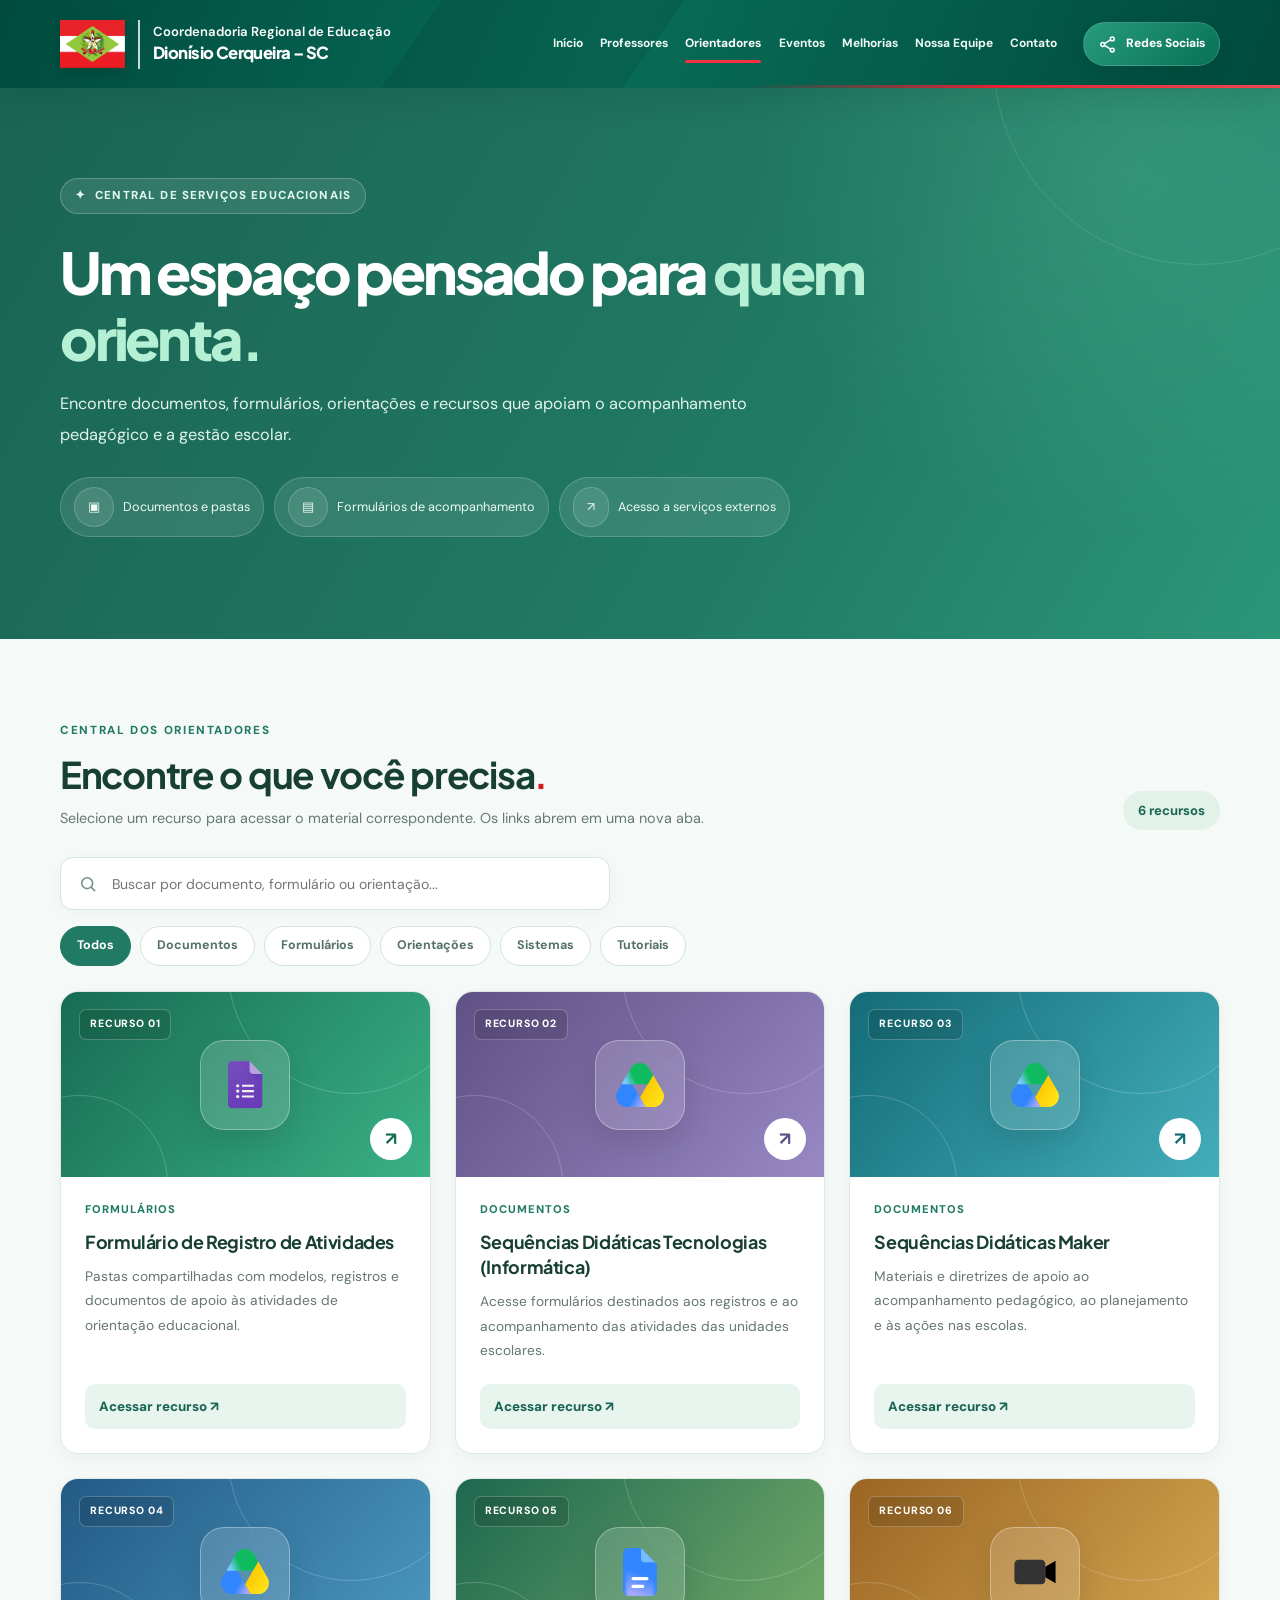
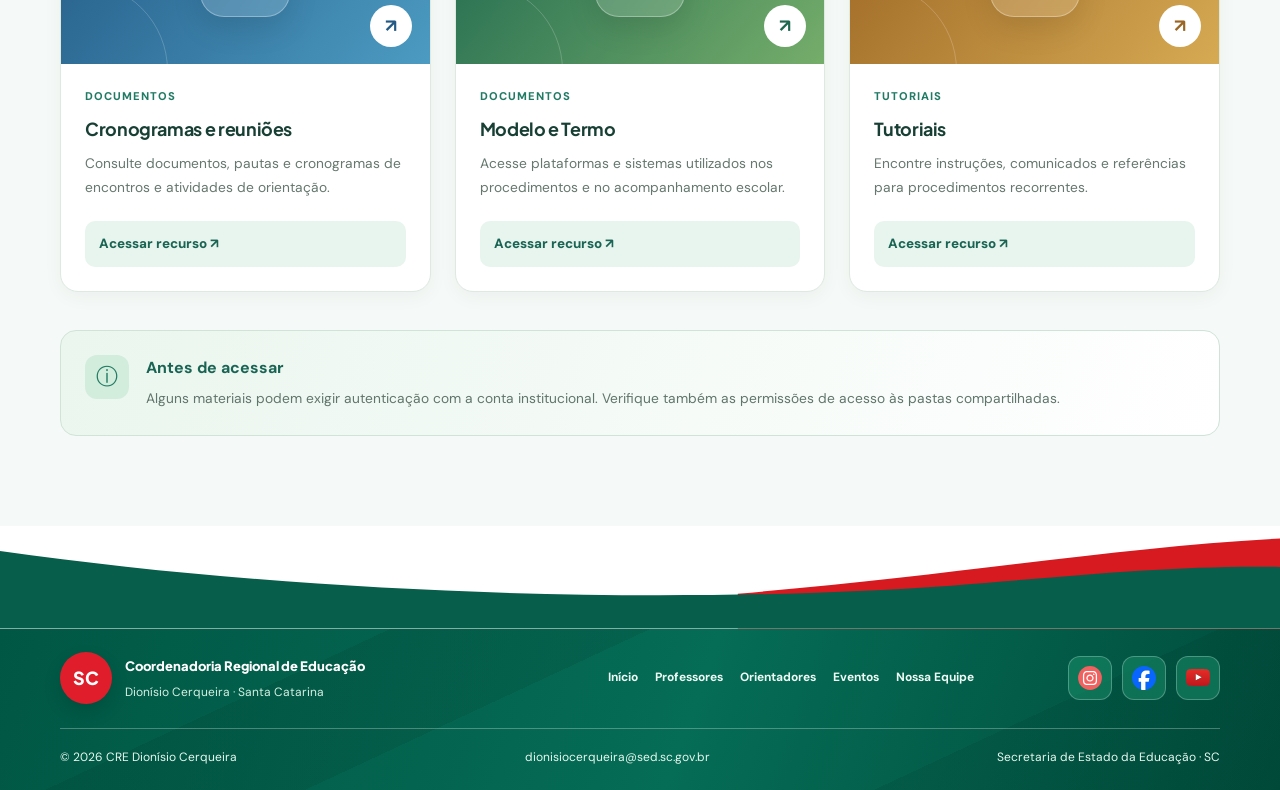
<file: orientadores.html>
<!doctype html>
<html lang="pt-BR">
<head>
  <meta charset="utf-8">
  <meta name="viewport" content="width=device-width, initial-scale=1">
  <meta name="theme-color" content="#1a6454">
  <meta name="description" content="Central de documentos, formulários e serviços para orientadores educacionais da Coordenadoria Regional de Educação.">
  <title>Orientadores | Coordenadoria Regional de Educação</title>
  <link rel="preconnect" href="https://fonts.googleapis.com">
  <link rel="preconnect" href="https://fonts.gstatic.com" crossorigin>
  <link href="https://fonts.googleapis.com/css2?family=DM+Sans:wght@400;500;600;700&family=Plus+Jakarta+Sans:wght@400;500;600;700;800&display=swap" rel="stylesheet">
  <link rel="stylesheet" href="css/styles.css">
  <link rel="stylesheet" href="css/orientadores.css">
  <link rel="stylesheet" href="css/header.css">
  <link rel="stylesheet" href="css/footer.css">  
  <script defer src="js/components.js"></script>
  <script defer src="js/orientadores.js"></script>
</head>
<body>
  <a class="skip-link" href="#conteudo">Pular para o conteúdo</a>
  <div id="header-container"></div>
  <main id="conteudo">
    <section class="teachers-hero" aria-labelledby="teachers-title">
      <div class="container teachers-hero-inner">
        <span class="teachers-eyebrow"><span aria-hidden="true">✦</span> CENTRAL DE SERVIÇOS EDUCACIONAIS</span>
        <h1 id="teachers-title">Um espaço pensado para <em>quem orienta.</em></h1>
        <p>Encontre documentos, formulários, orientações e recursos que apoiam o acompanhamento pedagógico e a gestão escolar.</p>
        <div class="teachers-pills" aria-label="Informações sobre a área">
          <span><span aria-hidden="true">▣</span> Documentos e pastas</span>
          <span><span aria-hidden="true">▤</span> Formulários de acompanhamento</span>
          <span><span aria-hidden="true">↗</span> Acesso a serviços externos</span>
        </div>
      </div>
    </section>
    <section class="teachers-section" aria-labelledby="resources-title">
      <div class="container">
        <div class="teachers-section-heading">
          <div>
            <span class="teachers-kicker">CENTRAL DOS ORIENTADORES</span>
            <h2 id="resources-title">Encontre o que você precisa<span class="dot">.</span></h2>
            <p>Selecione um recurso para acessar o material correspondente. Os links abrem em uma nova aba.</p>
          </div>
          <span class="teachers-counter" id="resourcesCount" aria-live="polite">Carregando...</span>
        </div>
        <div class="teachers-toolbar">
          <label class="teachers-search" for="resourcesSearch"><svg viewBox="0 0 24 24" fill="none" aria-hidden="true"><circle cx="11" cy="11" r="6.5"/><path d="m16 16 4 4"/></svg><input id="resourcesSearch" type="search" placeholder="Buscar por documento, formulário ou orientação..." autocomplete="off"></label>
          <button type="button" class="teachers-clear" id="resourcesClear" hidden>Limpar busca ✕</button>
        </div>
        <div class="teachers-filters" role="group" aria-label="Filtrar recursos por categoria">
          <button class="teachers-filter is-active" type="button" data-category="Todos" aria-pressed="true">Todos</button>
          <button class="teachers-filter" type="button" data-category="Documentos" aria-pressed="false">Documentos</button>
          <button class="teachers-filter" type="button" data-category="Formulários" aria-pressed="false">Formulários</button>
          <button class="teachers-filter" type="button" data-category="Orientações" aria-pressed="false">Orientações</button>
          <button class="teachers-filter" type="button" data-category="Sistemas" aria-pressed="false">Sistemas</button>
          <button class="teachers-filter" type="button" data-category="Tutoriais" aria-pressed="false">Tutoriais</button>
        </div>
        <div class="teachers-grid" id="resourcesGrid" aria-live="polite"><p class="teachers-message">Carregando recursos...</p></div>
        <div class="teachers-note"><span class="teachers-note-icon" aria-hidden="true">ⓘ</span><div><strong>Antes de acessar</strong><p>Alguns materiais podem exigir autenticação com a conta institucional. Verifique também as permissões de acesso às pastas compartilhadas.</p></div></div>
      </div>
    </section>
  </main>
  <div id="footer-container"></div>
</body>
</html>
</file>
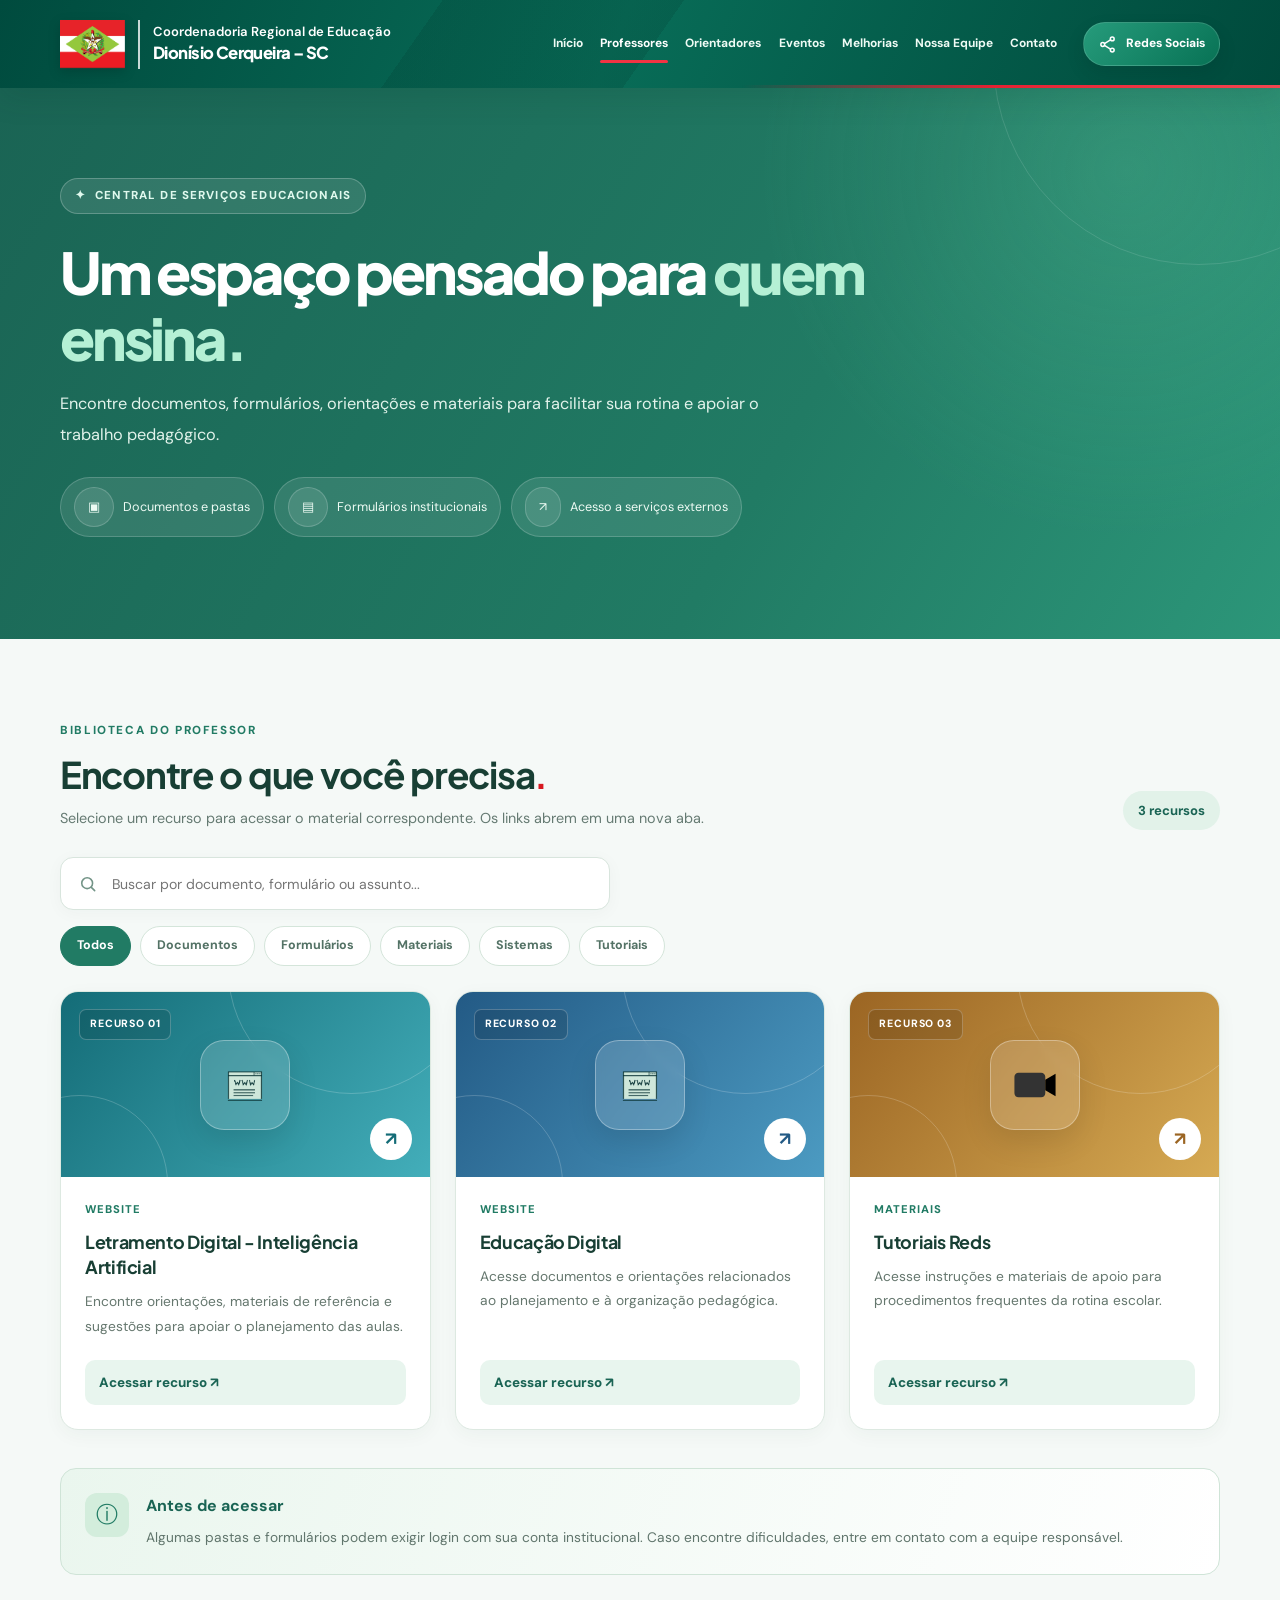
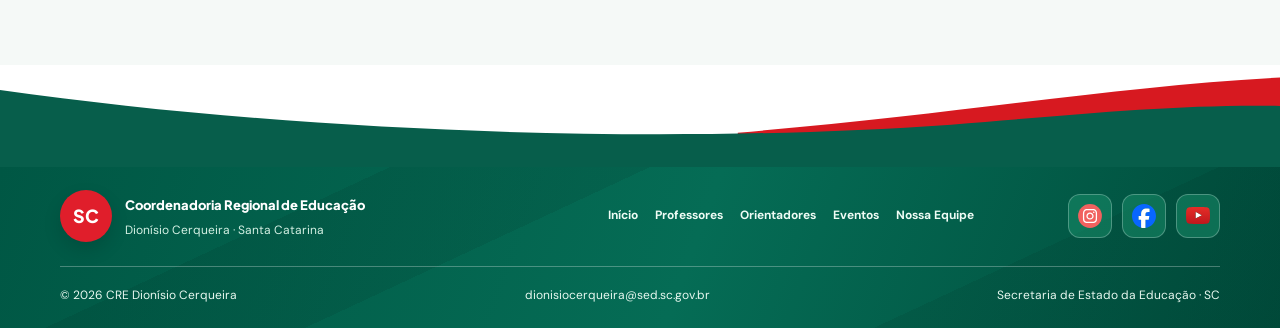
<file: professores.html>
<!doctype html>
<html lang="pt-BR">
<head>
  <meta charset="utf-8">
  <meta name="viewport" content="width=device-width, initial-scale=1">
  <meta name="theme-color" content="#1a6454">
  <meta name="description" content="Central de documentos, formulários e serviços para professores da Coordenadoria Regional de Educação.">
  <title>Professores | Coordenadoria Regional de Educação</title>
  <link rel="preconnect" href="https://fonts.googleapis.com">
  <link rel="preconnect" href="https://fonts.gstatic.com" crossorigin>
  <link href="https://fonts.googleapis.com/css2?family=DM+Sans:wght@400;500;600;700&family=Plus+Jakarta+Sans:wght@400;500;600;700;800&display=swap" rel="stylesheet">
  <link rel="stylesheet" href="css/styles.css">
  <link rel="stylesheet" href="css/professores.css">
  <link rel="stylesheet" href="css/header.css">
  <link rel="stylesheet" href="css/footer.css"> 
  <script defer src="js/components.js"></script>
  <script defer src="js/professores.js"></script>
</head>
<body>
  <a class="skip-link" href="#conteudo">Pular para o conteúdo</a>
  <div id="header-container"></div>
  <main id="conteudo">
    <section class="teachers-hero" aria-labelledby="teachers-title">
      <div class="container teachers-hero-inner">
        <span class="teachers-eyebrow"><span aria-hidden="true">✦</span> CENTRAL DE SERVIÇOS EDUCACIONAIS</span>
        <h1 id="teachers-title">Um espaço pensado para <em>quem ensina.</em></h1>
        <p>Encontre documentos, formulários, orientações e materiais para facilitar sua rotina e apoiar o trabalho pedagógico.</p>
        <div class="teachers-pills" aria-label="Informações sobre a área">
          <span><span aria-hidden="true">▣</span> Documentos e pastas</span>
          <span><span aria-hidden="true">▤</span> Formulários institucionais</span>
          <span><span aria-hidden="true">↗</span> Acesso a serviços externos</span>
        </div>
      </div>
    </section>
    <section class="teachers-section" aria-labelledby="resources-title">
      <div class="container">
        <div class="teachers-section-heading">
          <div>
            <span class="teachers-kicker">BIBLIOTECA DO PROFESSOR</span>
            <h2 id="resources-title">Encontre o que você precisa<span class="dot">.</span></h2>
            <p>Selecione um recurso para acessar o material correspondente. Os links abrem em uma nova aba.</p>
          </div>
          <span class="teachers-counter" id="resourcesCount" aria-live="polite">Carregando...</span>
        </div>
        <div class="teachers-toolbar">
          <label class="teachers-search" for="resourcesSearch"><svg viewBox="0 0 24 24" fill="none" aria-hidden="true"><circle cx="11" cy="11" r="6.5"/><path d="m16 16 4 4"/></svg><input id="resourcesSearch" type="search" placeholder="Buscar por documento, formulário ou assunto..." autocomplete="off"></label>
          <button type="button" class="teachers-clear" id="resourcesClear" hidden>Limpar busca ✕</button>
        </div>
        <div class="teachers-filters" role="group" aria-label="Filtrar recursos por categoria">
          <button class="teachers-filter is-active" type="button" data-category="Todos" aria-pressed="true">Todos</button>
          <button class="teachers-filter" type="button" data-category="Documentos" aria-pressed="false">Documentos</button>
          <button class="teachers-filter" type="button" data-category="Formulários" aria-pressed="false">Formulários</button>
          <button class="teachers-filter" type="button" data-category="Materiais" aria-pressed="false">Materiais</button>
          <button class="teachers-filter" type="button" data-category="Sistemas" aria-pressed="false">Sistemas</button>
          <button class="teachers-filter" type="button" data-category="Tutoriais" aria-pressed="false">Tutoriais</button>
        </div>
        <div class="teachers-grid" id="resourcesGrid" aria-live="polite"><p class="teachers-message">Carregando recursos...</p></div>
        <div class="teachers-note"><span class="teachers-note-icon" aria-hidden="true">ⓘ</span><div><strong>Antes de acessar</strong><p>Algumas pastas e formulários podem exigir login com sua conta institucional. Caso encontre dificuldades, entre em contato com a equipe responsável.</p></div></div>
      </div>
    </section>
  </main>
  <div id="footer-container"></div>
</body>
</html>
</file>
<file: css/styles.css>
:root {

  --green: #217b64;

  --dark: #1a6454;

  --deep: #143e34;

  --red: #d71920;

  --ink: #183a31;

  --muted: #65776f;

  --line: #e2eae5;

  --light: #f3f8f5;

  --white: #fff;

  --shadow: 0 16px 50px rgba(24, 72, 54, .07)

}

* {

  box-sizing: border-box

}

html {

  scroll-behavior: smooth;

  scroll-padding-top: 105px

}

body {

  margin: 0;

  background: #fff;

  color: var(--ink);

  font: 400 16px/1.6 "DM Sans", sans-serif;

  -webkit-font-smoothing: antialiased

}

body.modal-open {

  overflow: hidden

}

a {

  text-decoration: none;

  color: inherit

}

button,

input {

  font: inherit

}

button {

  cursor: pointer

}

img {

  max-width: 100%;

  display: block

}

svg {

  width: 24px;

  height: 24px;

  stroke: currentColor;

  stroke-width: 1.8;

  stroke-linecap: round;

  stroke-linejoin: round

}

.container {

  width: min(1160px, calc(100% - 48px));

  margin-inline: auto

}

.skip-link {

  position: absolute;

  top: -80px;

  left: 12px;

  padding: 10px;

  background: #fff;

  z-index: 50

}

.skip-link:focus {

  top: 12px

}

:focus-visible {

  outline: 3px solid #d71920;

  outline-offset: 3px

}

h1,

h2,

h3,

p {

  margin-top: 0

}

h1,
h2,
h3 {

  font-family: "Plus Jakarta Sans", sans-serif

}

h1 {

  font-size: clamp(2.75rem, 5vw, 4.65rem);

  letter-spacing: -.065em;

  line-height: 1.13;

  font-weight: 800;

  margin: 18px 0 22px

}

h2 {

  font-size: clamp(1.85rem, 3.2vw, 2.75rem);

  letter-spacing: -.055em;

  line-height: 1.2;

  margin: 10px 0

}

h3 {

  letter-spacing: -.035em

}

.hero {

  background: linear-gradient(125deg, #f6faf7 0%, #edf7f1 100%);

  position: relative;

  overflow: hidden;

  padding: 77px 0 83px

}

.hero-glow {

  position: absolute;

  border-radius: 50%;

  pointer-events: none;

  opacity: .7

}

.hero-glow-one {

  width: 510px;

  height: 510px;

  border: 1px solid #d6eade;

  right: -120px;

  top: -280px

}

.hero-glow-two {

  width: 700px;

  height: 700px;

  border: 1px solid #d9eadf;

  left: -440px;

  bottom: -540px

}

.hero-grid {

  display: grid;

  grid-template-columns: 1fr .93fr;

  gap: 8%;

  align-items: center;

  position: relative

}

.eyebrow {

  display: inline-flex;

  gap: 9px;

  align-items: center;

  letter-spacing: .065em;

  font-size: 10px;

  font-weight: 800;

  color: var(--dark);

  padding: 8px 13px;

  background: #e0f1e8;

  border-radius: 40px

}

.eyebrow-dot {

  width: 7px;

  height: 7px;

  border-radius: 100%;

  background: var(--green)

}

.hero h1 em {

  font-style: normal;

  color: var(--green)

}

.hero-copy>p {

  color: #61766a;

  font-size: 17px;

  max-width: 510px;

  line-height: 1.85;

  margin-bottom: 29px

}

.hero-buttons {

  display: flex;

  align-items: center;

  gap: 12px;

  flex-wrap: wrap

}

.btn {

  display: inline-flex;

  align-items: center;

  justify-content: center;

  gap: 20px;

  padding: 14px 20px;

  border-radius: 12px;

  font-size: 13px;

  font-weight: 800;

  transition: transform .2s, box-shadow .2s, background .2s

}

.btn:hover {

  transform: translateY(-3px)

}

.btn-primary {

  background: var(--green);

  color: white;

  box-shadow: 0 10px 20px rgba(33, 123, 100, .17)

}

.btn-primary:hover {

  background: var(--dark)

}

.btn-outline {

  background: white;

  border: 1px solid #dbe8df;

  color: var(--dark)

}

.hero-mini {

  display: flex;

  align-items: center;

  gap: 10px;

  margin-top: 42px;

  color: #72887b;

  font-size: 12px;

  max-width: 330px

}

.mini-icon {

  width: 32px;

  height: 32px;

  display: grid;

  place-items: center;

  background: white;

  border-radius: 50%;

  font-size: 22px;

  color: var(--green)

}

.hero-visual {

  position: relative;

  padding: 13px 0 15px

}

.hero-photo {

  height: 440px;

  border-radius: 32px 95px 32px 32px;

  background: #b8d7c5 url("https://images.unsplash.com/photo-1509062522246-3755977927d7?auto=format&fit=crop&w=1400&q=85") center/cover no-repeat;

  position: relative;

  box-shadow: 0 25px 65px rgba(25, 65, 50, .15);

  overflow: hidden

}

.photo-overlay {

  position: absolute;

  inset: 45% 0 0;

  background: linear-gradient(0deg, rgba(5, 41, 27, .65), transparent)

}

.photo-caption {

  position: absolute;

  bottom: 22px;

  left: 25px;

  color: #fff;

  font-size: 13px;

  display: flex;

  gap: 9px;

  align-items: center;

  font-weight: 700

}

.caption-dot {

  height: 8px;

  width: 8px;

  background: #b6ebc7;

  border: 2px solid white;

  border-radius: 50%

}

.floating-note {

  position: absolute;

  bottom: -5px;

  left: -35px;

  display: flex;

  align-items: center;

  gap: 12px;

  background: white;

  padding: 15px 24px 15px 15px;

  border-radius: 18px;

  box-shadow: 0 18px 50px rgba(18, 67, 48, .14)

}

.floating-icon {

  width: 43px;

  height: 43px;

  background: #e4f4e9;

  border-radius: 12px;

  display: grid;

  place-items: center;

  color: var(--green);

  font-size: 25px

}

.floating-note strong,

.floating-note small {

  display: block

}

.floating-note strong {

  font-size: 14px

}

.floating-note small {

  font-size: 12px;

  color: var(--muted)

}

.section {

  padding: 90px 0

}

.section-heading {

  display: flex;

  justify-content: space-between;

  align-items: flex-end;

  gap: 30px;

  margin-bottom: 32px

}

.section-kicker {

  font-size: 11px;

  font-weight: 800;

  letter-spacing: .12em;

  color: var(--green)

}

.section-heading p,

.contact-section p {

  color: var(--muted);

  margin: 0

}

.period {

  color: var(--red)

}

.accent {

  color: var(--green)

}

.news-filter {

  display: flex;

  gap: 6px;

  flex-wrap: wrap

}

.filter-btn {

  border: 1px solid var(--line);

  background: white;

  padding: 9px 13px;

  font-size: 12px;

  font-weight: 800;

  color: #64766b;

  border-radius: 10px

}

.filter-btn:hover {

  border-color: #acd7c3

}

.filter-btn.is-active {

  background: var(--green);

  color: #fff;

  border-color: var(--green)

}

.news-grid {

  display: grid;

  grid-template-columns: repeat(3, minmax(0, 1fr));

  gap: 22px

}

.news-card {

  background: #fff;

  border: 1px solid #e5eee8;

  border-radius: 18px;

  overflow: hidden;

  transition: transform .25s, box-shadow .25s

}

.news-card:hover {

  transform: translateY(-6px);

  box-shadow: var(--shadow)

}

.news-card a {

  display: block;

  height: 100%

}

.news-image {

  width: 100%;

  height: 215px;

  object-fit: cover;

  background: #dcebe2;

  transition: transform .35s

}

.news-card:hover .news-image {

  transform: scale(1.04)

}

.news-image-wrap {

  overflow: hidden

}

.news-card-body {

  padding: 21px 22px 23px

}

.news-card .news-meta {

  display: flex;

  align-items: center;

  justify-content: space-between;

  gap: 8px;

  color: #8a9a90;

  font-size: 10px;

  font-weight: 700

}

.category {

  color: var(--green);

  text-transform: uppercase;

  letter-spacing: .07em;

  font-size: 10px;

  font-weight: 800

}

.news-card h3 {

  font-size: 17px;

  line-height: 1.45;

  margin: 12px 0 8px

}

.news-card p {

  font-size: 13px;

  line-height: 1.7;

  color: var(--muted);

  margin-bottom: 19px

}

.read-link {

  color: var(--green);

  font-size: 12px;

  font-weight: 800

}

.news-bottom {

  display: flex;

  justify-content: space-between;

  align-items: center;

  margin-top: 26px;

  color: var(--muted);

  font-size: 12px

}

.text-link {

  border: 0;

  background: none;

  color: var(--green);

  font-weight: 800

}

.loading-state,

.empty-state {

  grid-column: 1/-1;

  text-align: center;

  background: var(--light);

  padding: 42px 18px;

  border-radius: 16px;

  color: var(--muted)

}

.services-section {

  background: #f4f8f5

}

.service-grid {

  display: grid;

  grid-template-columns: 1fr 1fr;

  gap: 22px

}

.service-card {

  background: #fff;

  border: 1px solid #e1ebe4;

  border-radius: 23px;

  min-height: 252px;

  display: flex;

  flex-direction: column;

  position: relative;

  gap: 19px;

  padding: 28px;

  transition: transform .25s, box-shadow .25s, border-color .25s

}

.service-card:hover {

  transform: translateY(-5px);

  box-shadow: var(--shadow);

  border-color: #b8d9c7

}

.service-icon {

  width: 57px;

  height: 57px;

  border-radius: 18px;

  display: grid;

  place-items: center;

  background: #e8f5ed;

  color: var(--green)

}

.service-icon svg {

  width: 30px;

  height: 30px

}

.service-content {

  display: flex;

  flex-direction: column;

  gap: 8px;

  max-width: 330px

}

.service-badge {

  font-size: 10px;

  letter-spacing: .08em;

  color: var(--green);

  font-weight: 800

}

.service-content strong {

  font-family: "Plus Jakarta Sans", sans-serif;

  font-size: 21px;

  letter-spacing: -.04em

}

.service-content>span:last-child {

  font-size: 13px;

  color: var(--muted);

  line-height: 1.7

}

.service-arrow {

  position: absolute;

  right: 26px;

  bottom: 26px;

  border-radius: 50%;

  width: 40px;

  height: 40px;

  background: var(--green);

  color: white;

  display: grid;

  place-items: center;

  font-size: 22px

}

.notice-card {

  margin-top: 22px;

  border: 1px solid #f3d3d5;

  background: #fff;

  border-left: 4px solid var(--red);

  border-radius: 16px;

  display: flex;

  align-items: center;

  gap: 20px;

  padding: 22px 24px

}

.notice-icon {

  width: 55px;

  height: 55px;

  border-radius: 15px;

  background: #fcecef;

  color: #bb1b28;

  display: grid;

  place-items: center;

  flex: none

}

.notice-icon svg {

  width: 28px;

  height: 28px

}

.notice-card>div:nth-child(2) {

  flex: 1

}

.notice-card>div:nth-child(2)>span {

  font-size: 10px;

  color: #ba202b;

  letter-spacing: .075em;

  font-weight: 800

}

.notice-card h3 {

  margin: 3px 0;

  font-size: 17px

}

.notice-card p {

  color: var(--muted);

  font-size: 12px;

  margin: 0

}

.notice-link {

  font-size: 25px;

  font-weight: 700;

  color: var(--green);

  padding: 5px

}

.carousel-controls {

  display: flex;

  gap: 9px

}

.round-button {

  width: 44px;

  height: 44px;

  border: 1px solid #d7e6dc;

  background: white;

  color: var(--green);

  border-radius: 50%;

  font-size: 23px

}

.round-button:hover {

  background: var(--green);

  color: white

}

.gallery-stage {

  overflow: hidden;

  border-radius: 22px

}

.gallery-track {

  display: flex;

  transition: transform .5s cubic-bezier(.23, .78, .27, 1);

  will-change: transform

}

.gallery-slide {

  min-width: 100%;

  margin: 0;

  position: relative;

  height: 440px;

  background: var(--light)

}

.gallery-slide img {

  width: 100%;

  height: 100%;

  object-fit: cover

}

.gallery-slide figcaption {

  position: absolute;

  bottom: 0;

  left: 0;

  right: 0;

  background: linear-gradient(transparent, rgba(0, 35, 24, .75));

  color: white;

  padding: 65px 36px 28px;

  font-weight: 700;

  font-size: 17px

}

.gallery-bottom {

  display: flex;

  justify-content: space-between;

  align-items: center;

  gap: 15px;

  padding-top: 18px;

  color: #6f8076;

  font-size: 12px

}

.gallery-dots {

  display: flex;

  gap: 8px

}

.gallery-dot {

  border: 0;

  width: 8px;

  height: 8px;

  border-radius: 20px;

  padding: 0;

  background: #cddbd1;

  transition: width .2s, background .2s

}

.gallery-dot.active {

  width: 27px;

  background: var(--green)

}

.contact-section {

  background: #f6faf7

}

.contact-grid {

  display: grid;

  grid-template-columns: 1fr 1fr;

  gap: 8%;

  align-items: center

}

.contact-grid h2 {

  max-width: 440px;

  margin: 12px 0 15px

}

.contact-grid>div:first-child>p {

  margin-bottom: 29px

}

.contact-row {

  display: flex;

  gap: 13px;

  align-items: center;

  margin: 15px 0

}

.contact-icon {

  display: grid;

  place-items: center;

  background: #e2f2e9;

  border-radius: 12px;

  width: 42px;

  height: 42px;

  color: var(--green);

  font-size: 23px

}

.contact-row strong,

.contact-row span:last-child {

  display: block

}

.contact-row strong {

  font-size: 13px

}

.contact-row div span {

  font-size: 12px;

  color: var(--muted)

}

.map-placeholder {

  height: 350px;

  background: #e8f3ed;

  border: 1px solid #d7e7dc;

  border-radius: 22px;

  position: relative;

  overflow: hidden;

  display: grid;

  place-items: center

}

.map-pattern {

  position: absolute;

  inset: 0;

  opacity: .4;

  background: repeating-linear-gradient(35deg, transparent 0, transparent 30px, #b8d5c2 31px, #b8d5c2 33px, transparent 35px, transparent 90px), repeating-linear-gradient(-35deg, transparent 0, transparent 60px, #c5ddce 62px, #c5ddce 65px, transparent 67px, transparent 140px)

}

.map-center {

  position: relative;

  background: rgba(255, 255, 255, .94);

  padding: 27px;

  border-radius: 18px;

  text-align: center;

  max-width: 310px;

  box-shadow: 0 15px 45px rgba(31, 85, 55, .09)

}

.map-pin {

  display: inline-grid;

  place-items: center;

  width: 50px;

  height: 50px;

  border-radius: 16px;

  background: #e0f0e7;

  color: var(--green);

  font-size: 34px;

  margin-bottom: 11px

}

.map-center strong {

  display: block;

  font-size: 15px

}

.map-center p {

  font-size: 12px;

  margin-top: 8px

}

.back-to-top {

  position: fixed;

  bottom: 23px;

  right: 23px;

  width: 44px;

  height: 44px;

  border-radius: 14px;

  background: var(--green);

  border: 0;

  color: white;

  font-size: 23px;

  box-shadow: 0 8px 30px #164c3860;

  z-index: 20;

  opacity: 0;

  pointer-events: none;

  transform: translateY(8px);

  transition: .2s

}

.back-to-top.visible {

  opacity: 1;

  pointer-events: auto;

  transform: translateY(0)

}

.news-dialog {

  width: min(700px, calc(100% - 32px));

  max-height: 90dvh;

  border: 0;

  padding: 0;

  border-radius: 22px;

  box-shadow: 0 20px 90px #052e2266;

  overflow: auto

}

.news-dialog::backdrop {

  background: rgba(6, 34, 26, .7);

  backdrop-filter: blur(4px)

}

.dialog-inner {

  position: relative;

  padding: 34px

}

.dialog-close {

  position: sticky;

  top: 0;

  float: right;

  width: 38px;

  height: 38px;

  border-radius: 50%;

  background: #f0f6f1;

  border: 0;

  color: var(--deep);

  font-size: 28px;

  line-height: 1

}

.dialog-inner h2 {

  margin: 15px 0

}

.dialog-meta {

  font-size: 12px;

  color: var(--muted);

  margin-bottom: 22px

}

.dialog-inner img {

  border-radius: 15px;

  width: 100%;

  max-height: 350px;

  object-fit: cover;

  margin-bottom: 24px

}

.dialog-body p {

  white-space: pre-line;

  color: #40564a;

  line-height: 1.9

}

.reveal {

  opacity: 0;

  transform: translateY(22px);

  transition: opacity .65s ease, transform .65s ease

}

.reveal.visible {

  opacity: 1;

  transform: none

}

@media(max-width:1050px) {

.hero-grid {

    gap: 5%

  }

  .hero-photo {

    height: 390px

  }

}

@media(max-width:850px) {

.hero {

    padding: 55px 0 75px

  }

  .hero-grid {

    grid-template-columns: 1fr;

    gap: 34px

  }

  .hero-copy {

    max-width: 620px

  }

  .hero-photo {

    height: 380px

  }

  .floating-note {

    left: 15px

  }

  .news-grid {

    grid-template-columns: repeat(2, minmax(0, 1fr))

  }

  .news-filter {

    margin-top: 14px

  }

  .section-heading {

    align-items: flex-start;

    flex-direction: column;

    gap: 12px

  }

  .contact-grid {

    gap: 30px

  }

}

@media(max-width:620px) {

  .container {

    width: min(100% - 32px, 1160px)

  }

.hero {

    padding: 44px 0 65px

  }

  .hero h1 {

    font-size: clamp(2.5rem, 10vw, 3.4rem)

  }

  .hero-copy>p {

    font-size: 15px

  }

  .hero-mini {

    margin-top: 25px

  }

  .hero-photo {

    height: 300px;

    border-radius: 23px 65px 23px 23px

  }

  .floating-note {

    bottom: -19px;

    padding: 10px

  }

  .section {

    padding: 62px 0

  }

  .section-heading {

    margin-bottom: 25px

  }

  .news-grid,

  .service-grid,

  .contact-grid {

    grid-template-columns: 1fr

  }

  .news-image {

    height: 230px

  }

  .service-card {

    min-height: 220px;

    padding: 23px

  }

  .notice-card {

    padding: 19px 15px;

    gap: 12px;

    align-items: flex-start

  }

  .notice-icon {

    width: 42px;

    height: 42px

  }

  .notice-card h3 {

    font-size: 15px

  }

  .gallery-slide {

    height: 280px

  }

  .gallery-slide figcaption {

    font-size: 14px;

    padding: 50px 20px 20px

  }

  .gallery-tip {

    display: none

  }

  .map-placeholder {

    height: 300px

  }

.dialog-inner {

    padding: 20px

  }

  

}

@media(prefers-reduced-motion:reduce) {

  html {

    scroll-behavior: auto

  }

  *,

  *:before,

  *:after {

    transition-duration: .01ms !important;

    animation-duration: .01ms !important

  }

  .reveal {

    opacity: 1;

    transform: none

  }

}

/* Segurança: o conteúdo nunca permanece oculto se alguma inicialização falhar.

   Efeito de entrada é aplicado somente depois de o JS estar pronto. */

.reveal {

  opacity: 1;

  transform: none;

}

.reveal.visible {

  opacity: 1;

  transform: none;

}

/* COPIAR E-MAIL INSTITUCIONAL */

.email-copy-wrapper {

  display: flex;

  align-items: center;

  flex-wrap: wrap;

  gap: 8px;

}

.copy-email-btn {

  display: inline-flex;

  align-items: center;

  justify-content: center;

  width: 26px;

  height: 26px;

  padding: 0;

  border: none;

  border-radius: 6px;

  background: transparent;

  color: #217B64;

  cursor: pointer;

  transition: all 0.2s ease;

}

.copy-email-btn:hover {

  background: #E7F3ED;

  transform: translateY(-2px);

}

.copy-email-btn:focus-visible {

  outline: 2px solid #217B64;

  outline-offset: 2px;

}

#copyEmailMessage {

  font-size: 12px;

  font-weight: 600;

  color: #217B64;

}

/*Aqui*/

/* ==========================================

   QUADRO INTERATIVO - MAPA CRE

========================================== */

.cre-framed-map {

  position: relative;

  width: 100%;

  min-width: 0;

  margin: 0;

}

/* MOLDURA DOURADA COM EFEITO DE MADEIRA */

.cre-frame-wood {

  position: relative;

  padding: 13px;

  border-radius: 5px;

  background: linear-gradient(

    135deg,

    #795025 0%,

    #e4bd77 12%,

    #a27136 27%,

    #f4d99d 47%,

    #92612c 72%,

    #d3a563 88%,

    #65411d 100%

  );

  box-shadow:

    inset 0 0 0 2px #e9cb91,

    inset 0 0 0 5px #805523,

    0 6px 12px rgba(33, 27, 15, .12),

    0 22px 40px rgba(33, 27, 15, .20);

  transition:

    transform .35s ease,

    box-shadow .35s ease;

}

/* BORDA DECORATIVA */

.cre-frame-wood::before {

  content: "";

  position: absolute;

  inset: 5px;

  border: 1px solid rgba(255, 239, 193, .65);

  border-radius: 2px;

  pointer-events: none;

}

/* EFEITO INTERATIVO AO PASSAR O MOUSE */

.cre-framed-map:not(.is-expanded):hover

.cre-frame-wood {

  transform: translateY(-3px);

  box-shadow:

    inset 0 0 0 2px #f3dca5,

    inset 0 0 0 5px #805523,

    0 12px 22px rgba(33, 27, 15, .15),

    0 28px 52px rgba(33, 27, 15, .23);

}

/* FRISO ESCURO DA MOLDURA */

.cre-frame-groove {

  padding: 7px;

  background: linear-gradient(

    145deg,

    #3f2918,

    #76502c 50%,

    #2e2117

  );

  border: 2px solid #c89f60;

  box-shadow:

    inset 0 2px 6px rgba(0, 0, 0, .35),

    0 0 0 1px rgba(255, 235, 185, .30);

}

/* BORDA INTERNA, COMO EM QUADROS REAIS */

.cre-frame-mat {

  padding: 15px;

  background: #f5eedf;

  border: 1px solid #e0d1b4;

  box-shadow:

    inset 0 0 0 2px #fffaf0,

    inset 0 0 12px rgba(80, 62, 30, .12);

}

/* REGIÃO DO MAPA */

.cre-frame-image {

  overflow: hidden;

  border: 1px solid #786744;

  background: #e5ebe3;

  box-shadow:

    0 0 0 3px #ded1b9,

    inset 0 0 12px rgba(0, 0, 0, .16);

}

.cre-frame-image iframe {

  display: block;

  width: 100%;

  height: 330px;

  border: 0;

}

/* IDENTIFICAÇÃO ABAIXO DO QUADRO */

.cre-frame-details {

  display: flex;

  align-items: center;

  justify-content: space-between;

  gap: 14px;

  padding: 16px 2px 0;

}

.cre-frame-label {

  display: flex;

  flex-direction: column;

  gap: 3px;

}

.cre-frame-label strong {

  font-family: "Plus Jakarta Sans", sans-serif;

  font-size: 13px;

  font-weight: 700;

  color: #314b3d;

}

.cre-frame-label span {

  font-size: 11px;

  color: #758479;

}

/* BOTÃO INTERATIVO */

.cre-frame-expand {

  display: inline-flex;

  align-items: center;

  justify-content: center;

  gap: 6px;

  flex-shrink: 0;

  padding: 10px 14px;

  border: 1px solid #cbded2;

  border-radius: 9px;

  background: #edf5ef;

  color: #1a6454;

  font: 700 12px "DM Sans", sans-serif;

  cursor: pointer;

  transition:

    background .2s,

    color .2s,

    transform .2s;

}

.cre-frame-expand:hover {

  background: #217b64;

  color: white;

  transform: translateY(-2px);

}

.cre-frame-expand:focus-visible {

  outline: 3px solid #d71920;

  outline-offset: 3px;

}

/* ==========================================

   MODO AMPLIADO

========================================== */

.cre-framed-map.is-expanded {

  position: fixed;

  inset: 16px;

  z-index: 1000;

  display: flex;

  flex-direction: column;

  width: auto;

  padding: 18px;

  margin: 0;

  background: #f8f5ed;

  border-radius: 12px;

  box-shadow: 0 0 0 100vmax rgba(0,0,0,.72);

}

.cre-framed-map.is-expanded .cre-frame-wood {

  flex: 1;

  display: flex;

  min-height: 0;

  transform: none;

}

.cre-framed-map.is-expanded .cre-frame-groove,

.cre-framed-map.is-expanded .cre-frame-mat,

.cre-framed-map.is-expanded .cre-frame-image {

  display: flex;

  flex: 1;

  min-width: 0;

  min-height: 0;

}

.cre-framed-map.is-expanded iframe {

  width: 100%;

  height: 100%;

}

.cre-framed-map.is-expanded .cre-frame-details {

  flex-shrink: 0;

}

body.cre-map-open {

  overflow: hidden;

}

/* ==========================================

   RESPONSIVIDADE

========================================== */

@media (max-width: 600px) {

  .cre-frame-wood {

    padding: 8px;

  }

  .cre-frame-groove {

    padding: 5px;

  }

  .cre-frame-mat {

    padding: 9px;

  }

  .cre-frame-image iframe {

    height: 260px;

  }

  .cre-frame-details {

    gap: 10px;

  }

  .cre-framed-map.is-expanded {

    inset: 6px;

    padding: 10px;

  }

  .cre-framed-map.is-expanded iframe {

    height: 100%;

  }

}

@media (prefers-reduced-motion: reduce) {

  .cre-frame-wood,

  .cre-frame-expand {

    transition: none;

  }

  .cre-framed-map:not(.is-expanded):hover

  .cre-frame-wood {

    transform: none;

  }

}

/* =======================================================================
   REDES SOCIAIS | REDESIGN COMPACTO - CRE DIONÍSIO CERQUEIRA
   Apenas a seção #redes-sociais, sem afetar outras áreas do portal.
   ======================================================================= */
.cre-social-section {
  --social-green: #217b64;
  --social-deep: #103f33;
  position: relative;
  isolation: isolate;
  overflow: hidden;
  padding: clamp(62px, 7vw, 92px) 0 clamp(74px, 8vw, 110px);
  background: radial-gradient(ellipse at 100% 4%, rgba(76, 160, 130, .10), transparent 43%),
              linear-gradient(125deg, #ffffff 0%, #f4f9f7 64%, #eaf4ef 100%);
  color: #1a483a;
}
.cre-social-section::before {
  content: "";
  pointer-events: none;
  position: absolute;
  width: 430px;
  height: 430px;
  border: 1px solid rgba(33, 123, 100, .13);
  border-radius: 50%;
  top: -335px;
  right: -85px;
  box-shadow: 0 0 0 52px rgba(33,123,100,.018), 0 0 0 105px rgba(33,123,100,.015);
}
/* .cre-social-section::after {
  content: "";
  pointer-events: none;
  position: absolute;
  left: 0;
  right: 0;
  bottom: 0;
  height: 19px;
  background: linear-gradient(110deg, #1a6454 5%, #217b64 77%, #d71920 77%);
  clip-path: polygon(0 40%, 31% 100%, 73% 60%, 100% 0, 100% 100%, 0 100%);
} */
.cre-social-section .cre-social-layout {
  position: relative;
  z-index: 1;
  display: grid;
  grid-template-columns: minmax(255px, .87fr) minmax(0, 1.65fr);
  align-items: center;
  column-gap: clamp(28px, 4.5vw, 58px);
  row-gap: 30px;
}
.cre-social-heading { min-width: 0; }
.cre-social-kicker {
  display: inline-flex;
  align-items: center;
  gap: 11px;
  color: #1a6454;
  font-size: 10px;
  font-weight: 800;
  line-height: 1.4;
  letter-spacing: .13em;
}
.cre-social-kicker > span {
  width: 31px;
  height: 4px;
  border-radius: 8px;
  background: #d71920;
  flex: none;
}
.cre-social-heading h2 {
  margin: 20px 0 16px;
  color: #124b3c;
  font: 800 clamp(2.05rem, 3.1vw, 3rem)/1.13 "Plus Jakarta Sans", sans-serif;
  letter-spacing: -.057em;
}
.cre-social-heading h2 em {
  display: block;
  color: #217b64;
  font-style: normal;
}
.cre-social-heading-rule {
  display: block;
  width: 78px;
  height: 4px;
  margin: 20px 0 20px;
  background: #d71920;
  border-radius: 8px;
  box-shadow: 57px 0 0 #e8eee9;
}
.cre-social-heading p {
  margin: 0;
  max-width: 400px;
  font-size: 13.5px;
  line-height: 1.8;
  color: #516f61;
}
.cre-social-actions { display: flex; flex-direction: column; align-items: flex-start; gap: 6px; margin-top: 24px; }
.cre-social-share {
  display: inline-flex;
  align-items: center;
  gap: 9px;
  border-radius: 999px;
  border: 1px solid #cde4d7;
  background: #ffffff;
  color: #1a6454;
  padding: 10px 15px;
  font: 700 12px/1.25 "DM Sans",sans-serif;
  cursor: pointer;
  box-shadow: 0 6px 15px rgba(19,69,47,.05);
  transition: transform .25s ease, border-color .25s ease, background .25s ease;
}
.cre-social-share svg {
  width: 16px; height: 16px; fill: none; stroke: currentColor;
  stroke-width: 1.8; stroke-linecap: round; stroke-linejoin: round;
}
.cre-social-share:hover { transform: translateY(-2px); background: #ecf7f0; border-color: #9bcbb4; }
.cre-social-share-status { color: #217b64; font-size: 11px; min-height: 1em; }
.cre-social-cards { display: grid; grid-template-columns: repeat(3, minmax(0, 1fr)); gap: 12px; align-items: stretch; }
.cre-social-section .cre-social-card {
  position: relative;
  isolation: isolate;
  overflow: hidden;
  display: flex;
  flex-direction: column;
  min-width: 0;
  min-height: 265px;
  padding: 17px 16px 15px;
  color: #124538;
  border: 1px solid #cfe3d9;
  border-radius: 21px;
  background: linear-gradient(150deg, #fff 0%, #fdfefd 68%, #f3faf5 100%);
  box-shadow: 0 12px 27px rgba(25,83,57,.08), 0 3px 8px rgba(25,83,57,.04);
  text-decoration: none;
  cursor: pointer;
  transition: transform .3s cubic-bezier(.2,.8,.2,1), border-color .3s ease, box-shadow .3s ease;
  animation: creSocialBreathe 7s ease-in-out infinite;
}
.cre-social-section .cre-social-card:nth-child(2) { animation-delay: -2.3s; }
.cre-social-section .cre-social-card:nth-child(3) { animation-delay: -4.6s; }
.cre-social-section .cre-social-card::before {
  content: "";
  position: absolute;
  top: -22px;
  right: -23px;
  width: 84px;
  height: 48px;
  border-radius: 0 0 0 70px;
  background: linear-gradient(130deg,#43b181,#087951);
  transform: rotate(17deg);
  pointer-events: none;
  z-index: -1;
}
.cre-social-section .cre-social-card::after {
  content: "";
  position: absolute;
  pointer-events: none;
  inset: 0;
  border-radius: inherit;
  background: radial-gradient(180px circle at var(--pointer-x, 65%) var(--pointer-y, 35%), rgba(90,191,129,.10), transparent 72%);
  opacity: 0;
  transition: opacity .35s;
  z-index: -1;
}
.cre-social-section .cre-social-card:hover,
.cre-social-section .cre-social-card:focus-visible {
  transform: translateY(-7px);
  border-color: #80c7a4;
  box-shadow: 0 20px 40px rgba(24,98,67,.15), 0 0 0 1px rgba(85,191,132,.10);
}
.cre-social-section .cre-social-card:is(:hover,:focus-visible)::after { opacity: 1; }
.cre-social-card-top { display: flex; align-items: center; gap: 8px; margin-bottom: 22px; min-width: 0; }
.cre-social-brand {
  display: grid;
  place-items: center;
  flex: 0 0 46px;
  width: 46px;
  height: 46px;
  padding: 7px;
  background: white;
  border: 1px solid #e2e9e4;
  border-radius: 15px;
  box-shadow: 0 4px 12px rgba(21,60,41,.11);
}
.cre-social-brand svg { display: block; width: 32px; height: 32px; stroke: none; }
.cre-social-index {
  display: inline-grid;
  place-items: center;
  align-self: center;
  color: #2e9374;
  font: 800 18px/1 "Plus Jakarta Sans",sans-serif;
  border-left: 1px solid #cdded5;
  padding-left: 8px;
  position: relative;
}
.cre-social-index::after { content:""; background:#d71920; width:17px; height:2px; position:absolute; bottom:-8px; left:8px; }
.cre-social-tag {
  margin-left: auto;
  padding: 5px 7px;
  color: #215344;
  background: #e3f1e8;
  border-radius: 99px;
  font-size: 8px;
  font-weight: 800;
  line-height: 1.1;
  letter-spacing: .025em;
  white-space: nowrap;
}
.cre-social-card-copy { flex: 1; }
.cre-social-section .cre-social-card h3 {
  color: #104739;
  font: 800 20px/1.3 "Plus Jakarta Sans",sans-serif;
  letter-spacing: -.035em;
  margin: 0 0 9px;
}
.cre-social-section .cre-social-card p { color: #53695f; font-size: 12px; line-height: 1.62; margin: 0 0 19px; }
.cre-social-card-link {
  display: flex;
  align-items: center;
  justify-content: space-between;
  gap: 7px;
  margin-top: auto;
  padding: 8px 9px 8px 16px;
  border-radius: 99px;
  background: linear-gradient(100deg,#087047,#2a9b73);
  color: white;
  font-size: 12px;
  font-weight: 800;
  line-height: 1.3;
  box-shadow: 0 8px 17px rgba(23,110,72,.18);
  transition: background .3s ease;
}
.cre-social-card-link span {
  display: grid;
  place-items: center;
  width: 27px;
  height: 27px;
  flex: none;
  border-radius: 50%;
  background: rgba(255,255,255,.20);
  font-size: 18px;
  transition: transform .25s ease;
}
.cre-social-card:hover .cre-social-card-link span { transform: translate(2px,-2px); }
.cre-social-share:focus-visible,
.cre-social-card:focus-visible { outline: 3px solid #d71920; outline-offset: 4px; }
@keyframes creSocialBreathe {
  0%,100% { box-shadow: 0 12px 27px rgba(25,83,57,.08), 0 3px 8px rgba(25,83,57,.04); }
  50% { box-shadow: 0 12px 27px rgba(25,83,57,.08), 0 0 17px rgba(54,185,112,.19); }
}
@media (max-width: 1090px) {
  .cre-social-section .cre-social-layout { grid-template-columns: 1fr; align-items: start; }
  .cre-social-heading h2 em { display: inline; }
  .cre-social-heading p { max-width: 660px; }
  .cre-social-cards { max-width: 760px; }
}
@media (max-width: 640px) {
  .cre-social-section { padding: 55px 0 76px; }
  .cre-social-section .cre-social-layout { row-gap: 26px; }
  .cre-social-heading h2 { font-size: clamp(2rem, 8vw, 2.5rem); }
  .cre-social-cards { grid-template-columns: 1fr; gap: 12px; }
  .cre-social-section .cre-social-card { min-height: 0; padding: 16px 18px; }
  .cre-social-card-top { margin-bottom: 14px; }
  .cre-social-section .cre-social-card p { margin-bottom: 15px; }
}
@media (prefers-reduced-motion: reduce) {
  .cre-social-section .cre-social-card { animation: none; transition: none; }
  .cre-social-section .cre-social-card:hover,
  .cre-social-section .cre-social-card:focus-visible { transform: none; }
  .cre-social-share, .cre-social-card-link span { transition: none; }
}

/*Cartões*/
/* ========================================================
   PÁGINA NOSSA EQUIPE - CARTAS SOBRE A MESA
   Acrescentar ao FINAL de css/styles.css
   ======================================================== */

.team-page { background: #fcfcf9; overflow: hidden; }
.team-page .team-hero {
  position: relative;
  padding: 74px 0 57px;
  background: radial-gradient(ellipse at 84% 5%, #dcefe3 0%, transparent 43%),
              linear-gradient(135deg, #f3f9f5, #fffdfa 75%);
  border-bottom: 1px solid #e7eee8;
}
.team-page .team-hero::after {
  content: ""; position: absolute; width: 275px; height: 275px;
  border: 1px solid rgba(33,123,100,.12); border-radius: 50%;
  top: -185px; right: 6%; pointer-events: none;
}
.team-page .team-eyebrow {
  display: inline-flex; align-items: center; gap: 9px;
  margin: 0; font-size: 10px; font-weight: 800; letter-spacing: .13em;
  color: #1a6454;
}
.team-page .team-eyebrow-dot { width: 8px; height: 8px; border-radius: 50%; background: #d71920; }
.team-page .team-hero h1 {
  font: 800 clamp(3.2rem, 7vw, 5.5rem)/1.08 "Plus Jakarta Sans", sans-serif;
  letter-spacing: -.075em; margin: 16px 0 16px; color: #173d32;
}
.team-page .team-hero h1 em { font-style: normal; color: #217b64; }
.team-page .team-lead { max-width: 685px; font-size: 16px; line-height: 1.85; color: #536c60; margin: 0; }
.team-page .team-hero-meta { display: flex; flex-wrap: wrap; gap: 8px 27px; margin-top: 30px; color: #718679; font-size: 12px; }
.team-page .team-sparkle { color: #d7a65a; font-size: 18px; vertical-align: middle; margin-right: 3px; }

.team-page .team-gallery-section { padding: 56px 0 85px; }
.team-page .team-gallery-heading { display: flex; align-items: end; justify-content: space-between; gap: 18px; margin-bottom: 28px; }
.team-page .team-gallery-kicker { color: #217b64; letter-spacing: .13em; font-size: 10px; font-weight: 800; }
.team-page .team-gallery-heading h2 { font: 800 clamp(1.65rem, 3vw, 2.35rem)/1.2 "Plus Jakarta Sans", sans-serif; letter-spacing: -.055em; color: #173d32; margin: 10px 0 9px; }
.team-page .team-gallery-heading h2 span { color: #d71920; }
.team-page .team-gallery-heading p { margin: 0; font-size: 13px; color: #718278; }
.team-page .team-redeal-button {
  flex: none; display: inline-flex; align-items: center; justify-content: center; gap: 9px;
  background: #fff; border: 1px solid #bdd8ca; padding: 12px 18px; border-radius: 12px;
  color: #1a6454; font: 700 12px "DM Sans", sans-serif;
  box-shadow: 0 5px 18px rgba(22,71,50,.06); transition: background .2s, transform .2s;
}
.team-page .team-redeal-button:hover:not(:disabled) { background: #eaf4ed; transform: translateY(-2px); }
.team-page .team-redeal-button:disabled { opacity: .45; cursor: not-allowed; }
.team-page .team-redeal-button span { font-size: 19px; line-height: 1; }

/* A "mesa" é institucional, com textura discreta e moldura de madeira. */
.team-page .team-table {
  --team-card-width: 234px;
  position: relative; isolation: isolate; height: 790px; min-height: 430px;
  border: 12px solid #b58d59; border-radius: 26px;
  background:
    radial-gradient(ellipse at 25% 5%, rgba(115,190,150,.21), transparent 48%),
    radial-gradient(ellipse at 75% 100%, rgba(0,24,18,.35), transparent 55%),
    repeating-linear-gradient(40deg, transparent 0, transparent 5px, rgba(255,255,255,.012) 6px, transparent 7px),
    #205642;
  box-shadow: inset 0 0 0 3px rgba(255,242,211,.20), inset 0 0 65px rgba(0,20,13,.32), 0 16px 50px rgba(60,66,40,.16);
}
.team-page .team-table::after {
  content: ""; position: absolute; inset: 15px; border: 1px solid rgba(255,255,255,.10);
  border-radius: 12px; z-index: -1; pointer-events: none;
}
.team-page .team-table-stamp {
  position: absolute; z-index: 0; top: 27px; left: 34px;
  font: 700 10px "Plus Jakarta Sans", sans-serif; letter-spacing: .17em;
  color: rgba(234,250,240,.48); user-select: none; pointer-events: none;
}
.team-page .team-loading {
  position: absolute; left: 50%; top: 230px; transform: translate(-50%,-50%);
  color: #e9f3ed; text-align: center; font-size: 13px;
}
.team-page .team-table-caption { margin: 18px 0 0; font-size: 12px; color: #839186; text-align: center; }
.team-page .team-table-caption span { color: #bf975d; padding-right: 5px; }

/* Cada cartão nasce na pilha central e é distribuído para seu lugar. */
.team-page .team-director-card {
  box-sizing: border-box;
  position: absolute; z-index: 2; left: 50%; top: 218px;
  display: block; width: var(--team-card-width); padding: 9px 9px 15px;
  margin: 0; border: 1px solid #f5f0e7; border-radius: 12px;
  background: #fffefa; color: #183a31; text-align: left;
  font-family: "DM Sans", sans-serif; cursor: pointer;
  box-shadow: 0 6px 2px rgba(7,32,21,.06), 0 17px 32px rgba(4,24,15,.22);
  transform: translate(-50%, -50%) rotate(var(--team-stack-angle, 0deg)) scale(.87);
  transform-origin: center center;
  transition: left 1.05s cubic-bezier(.19,1,.22,1),
              top 1.05s cubic-bezier(.19,1,.22,1),
              transform 1.05s cubic-bezier(.19,1,.22,1),
              box-shadow .25s ease;
  transition-delay: var(--team-delay, 0ms);
}
.team-page .team-table.is-dealt .team-director-card {
  left: var(--team-x); top: var(--team-y);
  transform: translate(-50%, -50%) rotate(var(--team-rotation, 0deg));
}
.team-page .team-table.is-dealt .team-director-card:hover,
.team-page .team-table.is-dealt .team-director-card:focus-visible {
  z-index: 50 !important;
  transform: translate(-50%, -50%) translateY(-13px) rotate(0deg) scale(1.035);
  box-shadow: 0 27px 50px rgba(5,22,13,.40), 0 0 0 3px rgba(255,255,255,.18);
  transition-delay: 0ms;
}
.team-page .team-director-card:focus-visible { outline: 3px solid #e5c082; outline-offset: 5px; }
.team-page .team-director-photo {
  position: relative; overflow: hidden; width: 100%; height: 214px;
  background: #d5e5d7; border-radius: 6px;
}
.team-page .team-director-photo img {
  display: block; width: 100%; height: 100%; object-fit: cover;
  transition: transform .3s ease;
}
.team-page .team-table.is-dealt .team-director-card:hover .team-director-photo img,
.team-page .team-table.is-dealt .team-director-card:focus-visible .team-director-photo img { transform: scale(1.045); }
.team-page .team-director-info { padding: 13px 5px 2px; min-height: 94px; }
.team-page .team-director-caption { display: block; color: #25725b; font-size: 9px; font-weight: 800; letter-spacing: .12em; margin: 0 0 7px; }
.team-page .team-director-name { display: block; font: 800 15px/1.35 "Plus Jakarta Sans", sans-serif; letter-spacing: -.03em; color: #1b4035; margin: 0 0 4px; }
.team-page .team-director-school { display: block; font-size: 11px; line-height: 1.45; color: #718078; }

/* Cartão ampliado em uma janela própria. */
.team-member-dialog {
  position: fixed; width: min(720px, calc(100% - 28px)); max-height: 90dvh;
  padding: 0; border: 1px solid #dbe6de; border-radius: 20px;
  background: #fffefa; box-shadow: 0 30px 100px rgba(0,0,0,.30); overflow: auto;
}
.team-member-dialog::backdrop { background: rgba(7,33,23,.76); backdrop-filter: blur(5px); }
.team-dialog-close {
  position: absolute; z-index: 2; top: 12px; right: 12px;
  display: grid; place-items: center; width: 39px; height: 39px;
  border: 0; border-radius: 50%; font-size: 29px; line-height: 1;
  background: rgba(255,255,255,.94); color: #234438; box-shadow: 0 4px 14px rgba(0,0,0,.12);
}
.team-dialog-close:hover { background: #e6f2ea; }
.team-dialog-layout { display: grid; grid-template-columns: minmax(0, 1.05fr) minmax(0, 1fr); min-height: 340px; }
.team-dialog-layout > img { width: 100%; height: 100%; max-height: 510px; min-height: 340px; object-fit: cover; display: block; }
.team-dialog-info { display: flex; flex-direction: column; justify-content: center; padding: 38px 32px; }
.team-dialog-kicker, .team-dialog-label { color: #217b64; font-size: 10px; font-weight: 800; letter-spacing: .12em; }
.team-dialog-info h2 { color: #183d32; font: 800 clamp(1.55rem, 3vw, 2rem)/1.17 "Plus Jakarta Sans", sans-serif; margin: 15px 0 5px; letter-spacing: -.055em; }
.team-dialog-role { color: #718278; font-size: 13px; }
.team-dialog-divider { height: 1px; background: #deebe0; margin: 17px 0 22px; }
.team-dialog-info #teamDialogSchool { font-size: 15px; line-height: 1.6; color: #254f3e; font-weight: 600; margin: 8px 0 0; }

@media (max-width: 760px) {
  .team-page .team-hero { padding: 55px 0 47px; }
  .team-page .team-gallery-heading { align-items: flex-start; flex-direction: column; }
  .team-page .team-redeal-button { align-self: flex-start; }
  .team-page .team-table { border-width: 9px; border-radius: 19px; }
  .team-page .team-table-stamp { left: 20px; font-size: 8px; }
}
@media (max-width: 520px) {
  .team-page .team-hero h1 { font-size: 3.3rem; }
  .team-page .team-hero-meta { font-size: 11px; }
  .team-page .team-director-photo { height: 222px; }
  .team-page .team-table { border-width: 7px; }
  .team-dialog-layout { grid-template-columns: 1fr; }
  .team-dialog-layout > img { height: 260px; min-height: 0; }
  .team-dialog-info { padding: 29px 24px 34px; }
}
@media (prefers-reduced-motion: reduce) {
  .team-page .team-director-card,
  .team-page .team-director-photo img,
  .team-page .team-redeal-button { transition: none !important; animation: none !important; }
}

/* FOTOGRAFIAS INTEIRAS */

.team-page .team-director-card {
  padding: 7px;
  height: auto;
}

.team-page .team-director-photo {
  width: 100%;
  height: auto;
  aspect-ratio: 2 / 3;
  overflow: hidden;
}

.team-page .team-director-photo img {
  width: 100%;
  height: 100%;
  object-fit: contain;
  object-position: center;
  transform: none;
}

/* Não ampliar a imagem ao passar o mouse */

.team-page .team-table.is-dealt
.team-director-card:hover .team-director-photo img {
  transform: none;
}

/* Não repetir nome e escola abaixo da fotografia */

.team-page .team-director-info {
  display: none;
}

/* Mostrar foto inteira também na janela ampliada */

.team-member-dialog .team-dialog-layout > img {
  object-fit: contain;
}

@media (max-width: 520px) {
  .team-page .team-director-photo {
    height: auto;
  }

  .team-member-dialog .team-dialog-layout > img {
    height: auto;
    min-height: 0;
    max-height: 68dvh;
  }
}

/* ==============================================
   NOSSA EQUIPE: RECOLHER E ESPALHAR NOVAMENTE
   Acrescente ao FINAL de css/styles.css
   ============================================== */

/* Faz todas as cartas retornarem à pilha central antes da redistribuição. */
.team-page .team-table.is-gathering .team-director-card {
  transition-duration: 900ms, 900ms, 900ms, 250ms;
  transition-delay: var(--team-return-delay, 0ms),
                    var(--team-return-delay, 0ms),
                    var(--team-return-delay, 0ms),
                    0ms;
  transition-timing-function: cubic-bezier(.45, 0, .65, 1);
}

/* Não permitir clicar nas cartas enquanto elas estão em movimento. */
.team-page .team-table.is-animating .team-director-card {
  pointer-events: none;
}

@media (prefers-reduced-motion: reduce) {
  .team-page .team-table.is-gathering .team-director-card {
    transition: none !important;
  }
}

/* ==================================================================
   PORTAL CRE DIONÍSIO CERQUEIRA | NOVA PALETA DE FUNDOS
   Direção de arte: seis ambientes suaves, sem fundos chapados.
   Não modifica header.css, footer.css nem os componentes HTML.
   ================================================================== */

/* Mantém texturas atrás do conteúdo e permite recortes decorativos. */
.hero,
.news-section,
.services-section,
.gallery-section,
.cre-social-section,
.contact-section {
  position: relative;
  isolation: isolate;
  overflow: hidden;
}

.hero > .container,
.news-section > .container,
.services-section > .container,
.gallery-section > .container,
.cre-social-section > .container,
.contact-section > .container {
  position: relative;
  z-index: 1;
}

/* 1. ABERTURA: verde sálvia fresco, névoa de luz e anéis delicados. */
.hero {
  background:
    radial-gradient(ellipse at 82% 9%, rgba(102, 182, 149, .22), transparent 44%),
    radial-gradient(ellipse at 3% 92%, rgba(233, 158, 135, .12), transparent 42%),
    linear-gradient(125deg, #f8fcfa 0%, #ecf7f0 55%, #e4f2eb 100%);
}
.hero::before {
  content: "";
  position: absolute;
  width: 370px;
  height: 370px;
  top: -220px;
  left: 40%;
  border: 1px solid rgba(40, 120, 94, .12);
  border-radius: 50%;
  box-shadow: 0 0 0 52px rgba(52, 140, 107, .025),
              0 0 0 104px rgba(52, 140, 107, .018);
  pointer-events: none;
}

/* 2. NOTÍCIAS | Branco rosado, nuance do vermelho de SC, sem bege. */
.news-section {
  background:
    radial-gradient(ellipse at 6% 10%, rgba(214, 69, 75, .13), transparent 43%),
    radial-gradient(ellipse at 100% 96%, rgba(222, 141, 119, .15), transparent 42%),
    linear-gradient(124deg, #fffdfc 0%, #faefeb 52%, #f7e9e5 100%);
}
.news-section::before {
  content: "";
  position: absolute;
  width: 290px;
  height: 280px;
  top: 28px;
  right: -28px;
  background-image: radial-gradient(circle, rgba(174, 73, 70, .20) 1.15px, transparent 1.55px);
  background-size: 19px 19px;
  -webkit-mask-image: linear-gradient(125deg, transparent, #000);
  mask-image: linear-gradient(125deg, transparent, #000);
  pointer-events: none;
}
.news-section::after {
  content: "";
  position: absolute;
  left: -170px;
  bottom: -290px;
  width: 460px;
  height: 460px;
  border: 1px solid rgba(169, 72, 67, .14);
  border-radius: 50%;
  box-shadow: 0 0 0 50px rgba(176, 94, 79, .025),
              0 0 0 104px rgba(176, 94, 79, .015);
  pointer-events: none;
}

/* 3. ACESSO RÁPIDO | Uma pausa visual em verde-floresta profundo. */
.services-section {
  background:
    radial-gradient(ellipse at 88% 13%, rgba(97, 195, 151, .22), transparent 42%),
    radial-gradient(ellipse at 2% 92%, rgba(26, 143, 114, .40), transparent 45%),
    linear-gradient(125deg, #073d34 0%, #11634f 54%, #074c40 100%);
}
.services-section::before {
  content: "";
  position: absolute;
  top: 0;
  right: -80px;
  width: min(47vw, 600px);
  height: 100%;
  background: repeating-linear-gradient(
    135deg,
    transparent 0 42px,
    rgba(238, 255, 243, .085) 43px 44px,
    transparent 45px 85px
  );
  opacity: .7;
  pointer-events: none;
}
.services-section::after {
  content: "";
  position: absolute;
  left: -210px;
  top: 8%;
  width: 480px;
  height: 480px;
  border: 1px solid rgba(204, 249, 219, .17);
  border-radius: 44%;
  transform: rotate(24deg);
  box-shadow: 0 0 0 67px rgba(219, 255, 230, .022);
  pointer-events: none;
}
/* Somente o texto da introdução fica claro; os cartões mantêm seu fundo branco. */
.services-section .section-heading h2 {
  color: #ffffff;
}
.services-section .section-heading .accent {
  color: #b5efce;
}
.services-section .section-kicker {
  color: #b5efce;
}
.services-section .section-heading p {
  color: #d5eee3;
}

/* 4. GALERIA | Branco-mineral com delicados traços botânicos. */
.gallery-section {
  background:
    radial-gradient(ellipse at 10% 2%, rgba(148, 175, 123, .13), transparent 45%),
    radial-gradient(ellipse at 94% 95%, rgba(91, 150, 119, .105), transparent 42%),
    linear-gradient(125deg, #fffefa 0%, #f7f9f4 54%, #fdfdfa 100%);
}
.gallery-section::before {
  content: "";
  position: absolute;
  top: -210px;
  right: -150px;
  width: 480px;
  height: 480px;
  border: 1px solid rgba(75, 127, 92, .13);
  border-radius: 50%;
  box-shadow: 0 0 0 48px rgba(79, 138, 94, .028),
              0 0 0 101px rgba(79, 138, 94, .016);
  pointer-events: none;
}
.gallery-section::after {
  content: "";
  position: absolute;
  left: 0;
  bottom: 0;
  width: 34%;
  height: 245px;
  background: repeating-linear-gradient(
    125deg,
    transparent 0 38px,
    rgba(74, 133, 95, .065) 39px 40px,
    transparent 41px 79px
  );
  -webkit-mask-image: linear-gradient(30deg, #000, transparent 90%);
  mask-image: linear-gradient(30deg, #000, transparent 90%);
  pointer-events: none;
}

/* 5. REDES SOCIAIS | Verde-sálvia mais presente, contrastando com a galeria branca e o contato bege.
   Sem qualquer linha verde/vermelha no rodapé desta seção. */
.cre-social-section {
  background:
    radial-gradient(ellipse at 89% 5%, rgba(67, 149, 112, .18), transparent 44%),
    radial-gradient(ellipse at 1% 95%, rgba(248, 255, 243, .58), transparent 45%),
    linear-gradient(121deg, #d5ebdf 0%, #e6f3e9 55%, #cce5d5 100%);
}
.cre-social-section::before {
  content: "";
  position: absolute;
  width: 410px;
  height: 410px;
  top: -310px;
  right: -85px;
  border: 1px solid rgba(36, 114, 79, .18);
  border-radius: 50%;
  box-shadow: 0 0 0 54px rgba(49, 144, 104, .035),
              0 0 0 108px rgba(49, 144, 104, .02);
  pointer-events: none;
}
.cre-social-section::after {
  content: "";
  position: absolute;
  left: -190px;
  bottom: -245px;
  width: 490px;
  height: 490px;
  border: 1px solid rgba(36, 113, 78, .105);
  border-radius: 44% 56% 61% 39%;
  background: radial-gradient(circle at 48% 45%, rgba(255, 255, 255, .33), transparent 67%);
  transform: rotate(-16deg);
  pointer-events: none;
}

/* 6. CONTATO: areia clara e verde-claro, com trama sutil no canto. */
.contact-section {
  background:
    radial-gradient(ellipse at 9% 91%, rgba(221, 185, 129, .19), transparent 44%),
    radial-gradient(ellipse at 100% 6%, rgba(91, 169, 140, .15), transparent 42%),
    linear-gradient(125deg, #fffdf8 0%, #f9f6ee 55%, #edf7f1 100%);
}
.contact-section::before {
  content: "";
  position: absolute;
  top: -90px;
  left: -120px;
  width: 360px;
  height: 360px;
  border-radius: 50%;
  border: 1px solid rgba(166, 136, 101, .14);
  box-shadow: 0 0 0 50px rgba(166, 136, 101, .023);
  pointer-events: none;
}
.contact-section::after {
  content: "";
  position: absolute;
  right: 0;
  bottom: 0;
  width: 300px;
  height: 220px;
  background-image: radial-gradient(circle, rgba(43, 121, 94, .16) 1.25px, transparent 1.5px);
  background-size: 20px 20px;
  -webkit-mask-image: linear-gradient(120deg, transparent, #000);
  mask-image: linear-gradient(120deg, transparent, #000);
  pointer-events: none;
}

/* Em telas menores, os elementos decorativos nunca roubam o foco. */
@media (max-width: 700px) {
  .hero::before,
  .news-section::after,
  .services-section::after,
  .gallery-section::before,
  .contact-section::before {
    opacity: .45;
    transform: scale(.75);
  }
  .news-section::before,
  .gallery-section::after,
  .contact-section::after {
    opacity: .4;
  }
}









/* NOVO FUNDO DA SEÇÃO DE NOTÍCIAS */

.news-section {
  position: relative;
  isolation: isolate;
  overflow: hidden;

  background:
    radial-gradient(
      ellipse at 0% 10%,
      rgba(33, 123, 100, .14),
      transparent 43%
    ),
    radial-gradient(
      ellipse at 100% 92%,
      rgba(215, 25, 32, .045),
      transparent 36%
    ),
    linear-gradient(
      125deg,
      #f6f7f5 0%,
      #ecf0ed 52%,
      #e4eae6 100%
    );
}

/* Pequenos pontos no canto superior direito */

.news-section::before {
  content: "";
  position: absolute;
  top: 20px;
  right: -25px;
  width: 300px;
  height: 290px;

  border: 0;
  border-radius: 0;
  box-shadow: none;

  background-image: radial-gradient(
    circle,
    rgba(24, 88, 69, .22) 1px,
    transparent 1.5px
  );
  background-size: 19px 19px;

  -webkit-mask-image: linear-gradient(
    120deg, transparent 5%, #000 100%
  );
  mask-image: linear-gradient(
    120deg, transparent 5%, #000 100%
  );

  pointer-events: none;
  z-index: 0;
}

/* Círculos decorativos no canto inferior esquerdo */

.news-section::after {
  content: "";
  position: absolute;
  left: -165px;
  bottom: -285px;
  width: 450px;
  height: 450px;

  background: none;
  border: 1px solid rgba(19, 104, 75, .14);
  border-radius: 50%;
  transform: none;

  box-shadow:
    0 0 0 52px rgba(36, 122, 88, .026),
    0 0 0 105px rgba(36, 122, 88, .015);

  pointer-events: none;
  z-index: 0;
}

/* Mantém os cartões acima dos detalhes */

.news-section > .container {
  position: relative;
  z-index: 1;
}



/* ======================================================
   FOTOS DE NOTÍCIAS: CARROSSEL DENTRO DA JANELA DE LEITURA
   Não altera o carrossel "Educação em imagens" da home.
   ====================================================== */
.news-dialog {
  width: min(880px, calc(100% - 32px));
}

.news-media-carousel {
  margin: 8px 0 26px;
  overflow: hidden;
  border: 1px solid #dce9df;
  border-radius: 16px;
  background: #eaf2ec;
}

.news-media-stage {
  position: relative;
  width: 100%;
  height: clamp(260px, 48vw, 500px);
  background: #e7efe9;
  outline-offset: -3px;
  touch-action: pan-y;
}

.news-media-slide {
  position: relative;
  width: 100%;
  height: 100%;
  margin: 0;
  display: flex;
  align-items: center;
  justify-content: center;
}

.news-media-slide[hidden] {
  display: none !important;
}

/* Sobrescreve a regra genérica .dialog-inner img que cortava fotos. */
.news-dialog .news-media-slide img {
  display: block;
  width: 100%;
  height: 100%;
  max-height: none;
  margin: 0;
  border-radius: 0;
  object-fit: contain;
  object-position: center;
}

.news-media-slide--erro::after {
  content: 'Fotografia indisponível';
  position: absolute;
  color: #425a4d;
  font-size: 14px;
}

.news-media-caption {
  position: absolute;
  bottom: 0;
  left: 0;
  right: 0;
  padding: 25px 17px 12px;
  color: white;
  font-size: 12px;
  font-weight: 600;
  background: linear-gradient(transparent, rgba(4, 33, 23, .78));
  text-align: center;
  pointer-events: none;
}

.news-media-arrow {
  position: absolute;
  z-index: 2;
  top: 50%;
  transform: translateY(-50%);
  display: grid;
  place-items: center;
  width: 43px;
  height: 43px;
  padding: 0;
  border: 1px solid rgba(255,255,255,.7);
  border-radius: 50%;
  color: #fff;
  background: rgba(17, 67, 48, .8);
  font: 600 34px/1 'DM Sans', sans-serif;
  box-shadow: 0 5px 20px #0002;
  cursor: pointer;
}
.news-media-arrow:hover { background: #217b64; }
.news-media-arrow--prev { left: 12px; }
.news-media-arrow--next { right: 12px; }

.news-media-footer {
  display: flex;
  align-items: center;
  justify-content: space-between;
  gap: 16px;
  padding: 14px 18px;
  background: white;
}
.news-media-counter {
  flex-shrink: 0;
  font-size: 12px;
  font-weight: 800;
  color: #1a6454;
}
.news-media-dots {
  display: flex;
  flex-wrap: wrap;
  justify-content: flex-end;
  gap: 7px;
}
.news-media-dot {
  width: 9px;
  height: 9px;
  padding: 0;
  border: 0;
  border-radius: 999px;
  background: #c9ded0;
  cursor: pointer;
}
.news-media-dot.active { width: 24px; background: #217b64; }

@media (max-width: 620px) {
  .news-dialog { width: calc(100% - 18px); }
  .news-dialog .dialog-inner { padding: 17px; }
  .news-media-stage { height: min(62vh, 410px); min-height: 230px; }
  .news-media-arrow { width: 38px; height: 38px; font-size: 29px; }
  .news-media-arrow--prev { left: 7px; }
  .news-media-arrow--next { right: 7px; }
  .news-media-footer { padding: 12px; }
}
</file>
<file: css/header.css>
/* =========================================================
   PORTAL CRE DIONÍSIO CERQUEIRA
   HEADER INSTITUCIONAL VERDE
   ========================================================= */


/* =========================================================
   1. ESTRUTURA PRINCIPAL
   ========================================================= */

.site-header.cre-green-header {
  position: sticky;
  top: 0;
  z-index: 40;

  background: linear-gradient(
    113deg,
    #004b3e 0%,
    #086c57 48%,
    #004a3c 100%
  );

  color: #ffffff;
  border: 0;

  box-shadow: 0 10px 28px rgba(1, 55, 42, 0.13);

  isolation: isolate;
}


/* Efeito geométrico no fundo */

.cre-green-header::before {
  content: "";

  position: absolute;
  inset: 0;
  z-index: -1;

  pointer-events: none;

  background: linear-gradient(
    125deg,
    transparent 0 33%,
    rgba(0, 38, 32, 0.14) 33% 51%,
    transparent 51%
  );
}


/* Detalhe vermelho na parte inferior */

.cre-green-header::after {
  content: "";

  position: absolute;
  bottom: 0;
  right: 0;
  left: 58%;

  height: 3px;

  pointer-events: none;

  background: linear-gradient(
    90deg,
    transparent,
    #e52233 47%,
    #f24650
  );
}


/* =========================================================
   2. CONTAINER DO HEADER
   ========================================================= */

.cre-green-header .cre-header-inner {
  display: flex;
  align-items: center;

  min-height: 88px;
  height: auto;

  padding-block: 14px;

  gap: clamp(12px, 2vw, 28px);
}


/* =========================================================
   3. IDENTIDADE INSTITUCIONAL
   ========================================================= */

.cre-green-header .cre-header-brand {
  display: flex;
  align-items: center;

  flex: 0 1 auto;

  gap: 13px;

  min-width: 0;

  color: #ffffff;
}


/* Bandeira de Santa Catarina */

.cre-green-header .cre-header-flag {
  width: 65px;
  height: 54px;

  object-fit: contain;

  flex: none;

  filter: drop-shadow(
    0 5px 9px rgba(0, 0, 0, 0.14)
  );
}


/* Linha divisória ao lado da bandeira */

.cre-green-header .cre-header-divider {
  width: 2px;
  height: 49px;

  flex: none;

  background: rgba(255, 255, 255, 0.78);
}


/* Nome da Coordenadoria */

.cre-green-header .cre-header-name {
  display: grid;

  gap: 2px;

  color: #ffffff;

  line-height: 1.25;

  white-space: nowrap;
}


.cre-green-header .cre-header-name > span {
  font-size: clamp(11px, 1.02vw, 15px);
  font-weight: 600;
}


.cre-green-header .cre-header-name strong {
  font-family: 'Plus Jakarta Sans', sans-serif;

  color: #ffffff;

  font-size: clamp(15px, 1.3vw, 20px);

  font-weight: 800;

  letter-spacing: -0.035em;
}


/* =========================================================
   4. MENU DE NAVEGAÇÃO
   ========================================================= */

.cre-green-header .cre-header-nav {
  display: flex;

  align-items: center;
  justify-content: flex-end;

  height: auto;

  gap: clamp(8px, 1.35vw, 19px);

  margin-left: auto;
}


/* Links do menu */

.cre-green-header .cre-header-nav a {
  position: relative;

  height: auto;

  padding: 9px 0;

  color: #effbf5;

  font-size: 12px;
  font-weight: 700;

  white-space: nowrap;

  transition: color 0.2s ease;
}


/* Efeito ao passar o mouse */

.cre-green-header .cre-header-nav a:hover,
.cre-green-header .cre-header-nav a.active,
.cre-green-header .cre-header-nav a[aria-current="page"] {
  color: #ffffff;
}


/* Indicador vermelho da página ativa */

.cre-green-header .cre-header-nav a.active::after,
.cre-green-header .cre-header-nav a[aria-current="page"]::after {
  content: "";

  position: absolute;

  left: 0;
  right: 0;
  bottom: 0;

  height: 3px;

  border-radius: 4px;

  background: #f33343;
}


/* =========================================================
   5. AÇÕES DO HEADER
   ========================================================= */

.cre-green-header .cre-header-actions {
  display: flex;
  align-items: center;

  gap: 8px;

  flex: none;
}


/* Botão Redes Sociais */

.cre-green-header .cre-header-social {
  display: inline-flex;

  align-items: center;
  justify-content: center;

  gap: 9px;

  padding: 11px 14px;

  border-radius: 999px;

  color: #ffffff;

  background: linear-gradient(
    135deg,
    #269b7b,
    #087255
  );

  border: 1px solid rgba(255, 255, 255, 0.14);

  font-size: 12px;
  font-weight: 800;

  white-space: nowrap;

  box-shadow: 0 8px 18px rgba(0, 37, 26, 0.14);

  transition:
    transform 0.2s ease,
    background 0.2s ease;
}


/* Animação do botão */

.cre-green-header .cre-header-social:hover {
  transform: translateY(-2px);

  background: #2a9a79;
}


.cre-green-header .cre-header-social svg {
  width: 19px;
  height: 19px;

  stroke-width: 1.9;
}


/* =========================================================
   6. BOTÕES DE BUSCA E MENU MOBILE
   ========================================================= */

.cre-green-header .cre-header-search,
.cre-green-header .cre-header-menu {
  width: 39px;
  height: 39px;

  border: 1px solid rgba(255, 255, 255, 0.23);

  border-radius: 12px;

  color: #ffffff;

  background: rgba(255, 255, 255, 0.12);
}


.cre-green-header .cre-header-search:hover,
.cre-green-header .cre-header-menu:hover {
  background: rgba(255, 255, 255, 0.23);
}


.cre-green-header .cre-header-search[hidden] {
  display: none;
}


/* Menu mobile inicialmente oculto */

.cre-green-header .cre-header-menu {
  display: none;
}


/* =========================================================
   7. PAINEL DE BUSCA
   ========================================================= */

.cre-green-header .cre-header-search-panel {
  margin-left: auto;

  padding: 12px 0 16px;

  color: #ffffff;
}


.cre-green-header .cre-header-search-panel[hidden] {
  display: none;
}


.cre-green-header .cre-header-search-panel .search-field {
  border: 1px solid rgba(255, 255, 255, 0.4);

  background: #ffffff;

  color: #154538;
}


.cre-green-header .cre-header-search-panel p {
  color: #d1eadd;
}


/* =========================================================
   8. MENU MOBILE
   ========================================================= */

.cre-green-header .cre-header-mobile {
  display: none;
}


.cre-green-header .cre-header-mobile[hidden] {
  display: none !important;
}


/* =========================================================
   9. ACESSIBILIDADE
   ========================================================= */

.cre-green-header a:focus-visible,
.cre-green-header button:focus-visible {
  outline: 3px solid #ffffff;
  outline-offset: 4px;
}


/* =========================================================
   10. RESPONSIVIDADE - TABLETS
   ========================================================= */

@media (max-width: 1200px) {

  /* Oculta menu desktop */

  .cre-green-header .cre-header-nav {
    display: none;
  }


  /* Exibe botão de menu */

  .cre-green-header .cre-header-menu {
    display: grid;
    place-items: center;
  }


  .cre-green-header .cre-header-brand {
    margin-right: auto;
  }


  /* Menu expandido */

  .cre-green-header .cre-header-mobile:not([hidden]) {
    display: grid;

    grid-template-columns: repeat(
      3,
      minmax(0, 1fr)
    );

    gap: 6px;

    padding: 13px max(
      24px,
      calc((100% - 1160px) / 2)
    ) 19px;

    background: #064c3e;

    border-top: 1px solid rgba(
      255,
      255,
      255,
      0.15
    );
  }


  .cre-green-header .cre-header-mobile a {
    color: #ffffff;

    padding: 9px 11px;

    border-radius: 9px;

    font-weight: 650;
  }


  .cre-green-header .cre-header-mobile a:hover,
  .cre-green-header .cre-header-mobile a[aria-current="page"] {
    background: rgba(255, 255, 255, 0.13);
  }

}


/* =========================================================
   11. RESPONSIVIDADE - CELULARES
   ========================================================= */

@media (max-width: 700px) {

  .cre-green-header .cre-header-inner {
    min-height: 72px;

    padding-block: 10px;

    gap: 8px;
  }


  /* Bandeira menor */

  .cre-green-header .cre-header-flag {
    width: 46px;
    height: 42px;
  }


  .cre-green-header .cre-header-divider {
    height: 38px;
  }


  /* Nome institucional */

  .cre-green-header .cre-header-name > span {
    font-size: 9px;

    white-space: normal;
  }


  .cre-green-header .cre-header-name strong {
    font-size: 12px;

    white-space: normal;
  }


  /* Botão redes sociais compacto */

  .cre-green-header .cre-header-social {
    width: 39px;
    height: 39px;

    padding: 9px;
  }


  .cre-green-header .cre-header-social span {
    display: none;
  }


  /* Oculta busca no celular */

  .cre-green-header .cre-header-search {
    display: none;
  }


  /* Menu com duas colunas */

  .cre-green-header .cre-header-mobile:not([hidden]) {
    grid-template-columns: repeat(
      2,
      minmax(0, 1fr)
    );
  }

}


/* =========================================================
   12. CELULARES PEQUENOS
   ========================================================= */

@media (max-width: 390px) {

  .cre-green-header .cre-header-name > span {
    font-size: 8px;
  }


  .cre-green-header .cre-header-name strong {
    font-size: 11px;
  }


  .cre-green-header .cre-header-search {
    display: none;
  }

}


/* =========================================================
   13. REDUÇÃO DE MOVIMENTO
   ========================================================= */

@media (prefers-reduced-motion: reduce) {

  .cre-green-header .cre-header-social {
    transition: none;
  }

}


/* =========================================
   HEADER FIXO + BARRA DE PROGRESSO
   ========================================= */

/* Mantém o cabeçalho visível ao rolar */
#header-container {
  position: sticky;
  top: 0;
  z-index: 1000;
  width: 100%;
}

/* O posicionamento fica sob responsabilidade
   do contêiner, e não do header interno */
#header-container .site-header.cre-green-header {
  position: relative;
  top: auto;
}

/* Barra vermelha no topo */
.cre-scroll-progress {
  position: absolute;
  top: 0;
  left: 0;

  width: 100%;
  height: 4px;

  background: linear-gradient(
    90deg,
    #d71920,
    #ed3342,
    #ff5560
  );

  transform: scaleX(0);
  transform-origin: left center;

  z-index: 1002;
  pointer-events: none;

  box-shadow: 0 0 8px rgba(215, 25, 32, 0.35);

  will-change: transform;
}


/* ==========================================
   HEADER FIXO E PROGRESSO DE LEITURA
   ========================================== */

#header-container {
  position: sticky;
  top: 0;
  width: 100%;
  z-index: 1100;
}

#header-container .cre-green-header {
  position: relative;
  top: auto;
}

/* Barra de progresso vermelha */

.cre-green-header .cre-scroll-progress {
  position: absolute;
  top: 0;
  left: 0;
  z-index: 1200;

  width: 100%;
  height: 4px;

  background: linear-gradient(
    90deg,
    #d71920,
    #ed3342,
    #ff5963
  );

  transform: scaleX(0);
  transform-origin: left center;

  pointer-events: none;
}


/* ==========================================
   MENU HAMBÚRGUER À ESQUERDA
   ========================================== */

@media (max-width: 1200px) {

  .cre-green-header .cre-header-menu {
    display: grid;
    place-items: center;
    flex-shrink: 0;
    order: 0;
  }

  .cre-green-header .cre-header-brand {
    order: 1;
    margin-right: auto;
  }

  .cre-green-header .cre-header-actions {
    order: 2;
  }

  /* Gaveta aberta pela esquerda */

  .cre-green-header .cre-header-mobile:not([hidden]) {
    position: fixed;
    top: 0;
    bottom: 0;
    left: 0;
    right: auto;

    width: min(360px, 88vw);
    height: 100dvh;

    z-index: 1195;

    animation:
      creMenuEsquerda .3s ease both;
  }

}

@keyframes creMenuEsquerda {
  from {
    opacity: .8;
    transform: translateX(-100%);
  }

  to {
    opacity: 1;
    transform: translateX(0);
  }
}


/* ==========================================
   MENU LATERAL MOBILE - CRE
   ========================================== */

/* Bloqueia rolagem quando o menu abre */

body.cre-menu-open {
  overflow: hidden;
}

/* Fundo escuro */

.cre-menu-overlay {
  position: fixed;
  inset: 0;

  z-index: 2000;

  background: rgba(0, 28, 22, 0.65);

  backdrop-filter: blur(4px);
}

.cre-menu-overlay[hidden] {
  display: none !important;
}

/* O menu permanece oculto quando fechado */

#mobileNav[hidden] {
  display: none !important;
}

/* Oculta a gaveta no desktop */

@media (min-width: 1201px) {
  #mobileNav {
    display: none !important;
  }
}

/* ==========================================
   MENU PARA CELULARES E TABLETS
   ========================================== */

@media (max-width: 1200px) {

  #mobileNav.cre-header-mobile:not([hidden]) {

    position: fixed;

    top: 0;
    left: 0;
    right: auto;
    bottom: 0;

    z-index: 2001;

    display: flex !important;
    flex-direction: column;

    width: min(350px, 88vw);

    height: 100vh;
    height: 100dvh;

    padding: 0;

    margin: 0;

    overflow-y: auto;

    border: none;
    border-radius: 0;

    background: linear-gradient(
      155deg,
      #086b55 0%,
      #07503f 55%,
      #003b30 100%
    );

    color: white;

    box-shadow: 15px 0 45px rgba(0,0,0,.25);

    animation: creMenuEntrar .3s ease both;
  }

  /* Cabeçalho do menu */

  #mobileNav .cre-menu-topo {

    display: flex;
    align-items: center;
    justify-content: space-between;

    padding: 25px 22px;

    border-bottom: 1px solid
      rgba(255,255,255,.18);

    border-top: 4px solid #d71920;
  }

  #mobileNav .cre-menu-topo strong {
    color: white;
    font-size: 17px;
    font-weight: 800;
  }

  /* Botão fechar */

  #mobileNav .cre-menu-fechar {

    display: grid;
    place-items: center;

    width: 38px;
    height: 38px;

    padding: 0;

    border: 1px solid
      rgba(255,255,255,.25);

    border-radius: 10px;

    background: rgba(255,255,255,.1);

    color: white;

    font-size: 29px;

    cursor: pointer;
  }

  /* Links de navegação */

  #mobileNav > a {

    display: flex !important;
    align-items: center;

    min-height: 52px;

    margin: 4px 15px;

    padding: 12px 16px;

    border-radius: 11px;

    color: #ffffff !important;

    font-size: 15px;
    font-weight: 650;

    text-decoration: none;

    transition:
      background .2s,
      transform .2s;
  }

  /* Efeito hover */

  #mobileNav > a:hover,
  #mobileNav > a.active,
  #mobileNav > a[aria-current="page"] {

    background: rgba(255,255,255,.15);

    color: white !important;

    transform: translateX(4px);
  }

}

/* Animação de entrada */

@keyframes creMenuEntrar {

  from {
    opacity: .7;
    transform: translateX(-100%);
  }

  to {
    opacity: 1;
    transform: translateX(0);
  }

}

@media (prefers-reduced-motion: reduce) {
  #mobileNav {
    animation: none !important;
  }
}

/* Cole ao final de css/header.css */

.cre-menu-dialog {
  position: fixed;
  inset: 0 auto 0 0;
  width: min(360px, 90vw);
  max-width: 90vw;
  height: 100dvh;
  max-height: none;
  margin: 0;
  padding: 0;
  border: 0;
  border-radius: 0 18px 18px 0;
  overflow: auto;
  overscroll-behavior: contain;
  background: linear-gradient(155deg, #086b55, #07503f 55%, #003b30);
  color: white;
  box-shadow: 15px 0 45px rgba(0,0,0,.24);
  animation: creEntrarEsquerda .26s ease both;
}
.cre-menu-dialog:not([open]) { display: none; }
.cre-menu-dialog::backdrop {
  background: rgba(0, 28, 22, .64);
  backdrop-filter: blur(4px);
}
.cre-menu-dialog__painel {
  display: flex;
  flex-direction: column;
  min-height: 100%;
}
.cre-menu-dialog__topo {
  display: flex;
  align-items: center;
  justify-content: space-between;
  gap: 12px;
  padding: 27px 22px 22px;
  border-top: 4px solid #d71920;
  border-bottom: 1px solid rgba(255,255,255,.19);
}
.cre-menu-dialog__topo strong {
  color: white;
  font: 800 18px/1.35 'Plus Jakarta Sans', sans-serif;
}
.cre-menu-dialog__fechar {
  display: grid;
  place-items: center;
  width: 40px;
  height: 40px;
  flex-shrink: 0;
  padding: 0;
  border: 1px solid rgba(255,255,255,.3);
  border-radius: 11px;
  background: rgba(255,255,255,.12);
  color: white;
  font-size: 29px;
  cursor: pointer;
}
.cre-menu-dialog__links {
  display: flex;
  flex-direction: column;
  gap: 5px;
  padding: 20px 15px;
  flex: 1;
}
.cre-menu-dialog__links a {
  display: flex;
  align-items: center;
  min-height: 49px;
  padding: 12px 16px;
  border-radius: 11px;
  color: #fff;
  font: 650 15px/1.5 'DM Sans', sans-serif;
  text-decoration: none;
}
.cre-menu-dialog__links a:hover,
.cre-menu-dialog__links a[aria-current='page'] {
  background: rgba(255,255,255,.16);
  color: white;
}
.cre-menu-dialog__rodape {
  padding: 18px 21px 23px;
  border-top: 1px solid rgba(255,255,255,.16);
  color: #c9e6d8;
  font-size: 12px;
}
@keyframes creEntrarEsquerda {
  from { transform: translateX(-100%); opacity: .65; }
  to { transform: translateX(0); opacity: 1; }
}
@media (prefers-reduced-motion: reduce) {
  .cre-menu-dialog { animation: none; }
}



/* ==========================================
   BANDEIRA INTERATIVA DO HEADER
   ========================================== */

.cre-green-header .cre-header-flag {
  position: relative;
  display: block;

  transform:
    perspective(500px)
    rotateX(var(--flag-x, 0deg))
    rotateY(var(--flag-y, 0deg))
    translateY(0)
    scale(1);

  transform-style: preserve-3d;

  filter:
    drop-shadow(0 4px 6px rgba(0, 0, 0, .15));

  transition:
    transform .35s ease,
    filter .35s ease;

  will-change: transform;
}

/* Quando o mouse passa sobre a bandeira */

.cre-green-header .cre-header-flag:hover {
  transform:
    perspective(500px)
    rotateX(var(--flag-x, 0deg))
    rotateY(var(--flag-y, 0deg))
    translateY(-3px)
    scale(1.09);

  filter:
    brightness(1.1)
    drop-shadow(0 9px 14px rgba(0, 0, 0, .22));
}

/* Indica que a identidade é clicável */

.cre-green-header .cre-header-brand {
  cursor: pointer;
}

/* Efeito ao pressionar */

.cre-green-header .cre-header-brand:active
.cre-header-flag {
  transform: scale(.96);
  transition-duration: .12s;
}

/* Destaque quando acessado pelo teclado */

.cre-green-header .cre-header-brand:focus-visible
.cre-header-flag {
  filter:
    brightness(1.1)
    drop-shadow(0 0 10px rgba(255,255,255,.45));
}

/* Respeita preferências de acessibilidade */

@media (prefers-reduced-motion: reduce) {
  .cre-green-header .cre-header-flag {
    transition: none;
    transform: none !important;
  }
}
</file>
<file: css/footer.css>
/* =========================================================
   PORTAL CRE DIONÍSIO CERQUEIRA
   FOOTER INSTITUCIONAL VERDE
   ========================================================= */


/* =========================================================
   1. ESTRUTURA PRINCIPAL
   ========================================================= */

.site-footer.cre-forest-footer {
  margin-top: 0;

  background: transparent;

  color: #ffffff;

  overflow: hidden;

  font-family: 'DM Sans', sans-serif;
}


/* =========================================================
   2. ONDA SUPERIOR
   ========================================================= */

.cre-forest-footer .cre-footer-wave {
  height: clamp(65px, 8vw, 115px);

  line-height: 0;
}


.cre-forest-footer .cre-footer-wave svg {
  width: 100%;
  height: 100%;

  display: block;
}


/* =========================================================
   3. FUNDO DO RODAPÉ
   ========================================================= */

.cre-forest-footer .cre-footer-body {
  position: relative;

  isolation: isolate;

  background: linear-gradient(
    110deg,
    #005744,
    #056c55 54%,
    #004d3c
  );
}


/* Efeito geométrico do fundo */

.cre-forest-footer .cre-footer-body::before {
  content: "";

  position: absolute;

  inset: 0;

  z-index: -1;

  pointer-events: none;

  opacity: 0.45;

  background: linear-gradient(
    155deg,
    transparent 0 24%,
    rgba(0, 41, 33, 0.27) 24% 40%,
    transparent 40% 75%,
    rgba(0, 37, 29, 0.24) 75%
  );
}


/* =========================================================
   4. CONTAINER PRINCIPAL
   ========================================================= */

.site-footer.cre-forest-footer .cre-footer-main {
  width: min(
    1160px,
    calc(100% - 48px)
  );

  display: grid;

  grid-template-columns:
    1.5fr
    1.65fr
    auto;

  align-items: center;

  gap: 28px;

  padding: 23px 0 24px;

  margin: 0 auto;
}


/* =========================================================
   5. IDENTIDADE INSTITUCIONAL
   ========================================================= */

.cre-forest-footer .cre-footer-identity {
  display: flex;

  align-items: center;

  gap: 13px;

  min-width: 0;
}


/* Emblema SC */

.site-footer.cre-forest-footer .cre-footer-mark {
  width: 52px;
  height: 52px;

  flex: none;

  display: grid;

  place-items: center;

  border: 0;

  border-radius: 50%;

  background: #e01e2b;

  box-shadow: 0 8px 18px rgba(
    0,
    0,
    0,
    0.13
  );

  font:
    800
    18px/1
    'Plus Jakarta Sans',
    sans-serif;

  color: #ffffff;
}


/* Nome da Coordenadoria */

.site-footer.cre-forest-footer .cre-footer-identity strong {
  color: #ffffff;

  font:
    800
    13px/1.35
    'Plus Jakarta Sans',
    sans-serif;
}


/* Localização */

.site-footer.cre-forest-footer .cre-footer-identity p {
  margin: 4px 0 0;

  color: #d5f1e4;

  font-size: 12px;
}


/* =========================================================
   6. LINKS DO RODAPÉ
   ========================================================= */

.site-footer.cre-forest-footer .cre-footer-nav {
  display: flex;

  flex-wrap: wrap;

  justify-content: center;

  gap: 12px 17px;
}


.site-footer.cre-forest-footer .cre-footer-nav a {
  color: #effcf5;

  font-size: 12px;

  font-weight: 700;

  transition: color 0.2s ease;
}


/* Efeito hover */

.site-footer.cre-forest-footer .cre-footer-nav a:hover {
  color: #ffffff;

  text-decoration: underline;

  text-underline-offset: 5px;
}


/* =========================================================
   7. REDES SOCIAIS
   ========================================================= */

.site-footer.cre-forest-footer .cre-footer-social {
  display: flex;

  align-items: center;

  gap: 9px;
}


/* Botões sociais */

.site-footer.cre-forest-footer .cre-footer-social a {
  display: grid;

  place-items: center;

  width: 42px;
  height: 42px;

  color: #ffffff;

  background: rgba(
    30,
    153,
    113,
    0.45
  );

  border: 1px solid rgba(
    255,
    255,
    255,
    0.26
  );

  border-radius: 12px;

  transition:
    transform 0.2s ease,
    background 0.2s ease;
}


/* Movimento ao passar o mouse */

.site-footer.cre-forest-footer .cre-footer-social a:hover {
  transform: translateY(-3px);

  background: rgba(
    54,
    169,
    130,
    0.8
  );
}


/* Ícones SVG */

.site-footer.cre-forest-footer .cre-footer-social svg {
  width: 23px;
  height: 23px;

  stroke: currentColor;
  stroke-width: 2;
}


/* =========================================================
   8. LINHA INFERIOR
   ========================================================= */

.site-footer.cre-forest-footer .cre-footer-bottom {
  display: flex;

  justify-content: space-between;

  align-items: center;

  gap: 12px;

  width: min(
    1160px,
    calc(100% - 48px)
  );

  margin: 0 auto;

  padding: 19px 0 23px;

  border-top: 1px solid rgba(
    255,
    255,
    255,
    0.28
  );

  color: #e8f8f0;

  font-size: 12px;
}


/* Link de e-mail */

.site-footer.cre-forest-footer .cre-footer-bottom a {
  color: #e8f8f0;
}


.site-footer.cre-forest-footer .cre-footer-bottom a:hover {
  color: #ffffff;

  text-decoration: underline;
}


/* =========================================================
   9. ACESSIBILIDADE
   ========================================================= */

.site-footer.cre-forest-footer a:focus-visible {
  outline: 3px solid #ffffff;
  outline-offset: 4px;
}


/* =========================================================
   10. RESPONSIVIDADE - TABLETS
   ========================================================= */

@media (max-width: 1200px) {

  .site-footer.cre-forest-footer .cre-footer-main {
    grid-template-columns:
      1fr
      auto;
  }


  .site-footer.cre-forest-footer .cre-footer-nav {
    grid-column: 1 / -1;

    grid-row: 2;

    justify-content: flex-start;
  }

}


/* =========================================================
   11. RESPONSIVIDADE - CELULARES
   ========================================================= */

@media (max-width: 700px) {

  /* Elementos empilhados */

  .site-footer.cre-forest-footer .cre-footer-main {
    display: flex;

    flex-direction: column;

    gap: 23px;

    align-items: center;

    text-align: center;

    padding: 18px 0 24px;
  }


  /* Identidade centralizada */

  .site-footer.cre-forest-footer .cre-footer-identity {
    justify-content: center;
  }


  /* Links centralizados */

  .site-footer.cre-forest-footer .cre-footer-nav {
    justify-content: center;
  }


  /* Redes sociais centralizadas */

  .site-footer.cre-forest-footer .cre-footer-social {
    justify-content: center;
  }


  /* Informações inferiores empilhadas */

  .site-footer.cre-forest-footer .cre-footer-bottom {
    flex-direction: column;

    text-align: center;

    padding: 17px 0 23px;
  }

}


/* =========================================================
   12. REDUÇÃO DE MOVIMENTO
   ========================================================= */

@media (prefers-reduced-motion: reduce) {

  .cre-forest-footer .cre-footer-social a {
    transition: none;
  }

}


/* ==========================================
   ÍCONES DAS REDES SOCIAIS
   ========================================== */

.site-footer.cre-forest-footer .cre-footer-social {
  display: flex;
  align-items: center;
  gap: 10px;
}

.site-footer.cre-forest-footer .cre-footer-social a {
  display: flex;
  align-items: center;
  justify-content: center;

  width: 44px;
  height: 44px;

  border-radius: 12px;

  background: rgba(30, 153, 113, 0.45);
  border: 1px solid rgba(255, 255, 255, 0.26);

  transition:
    transform 0.25s ease,
    background 0.25s ease;
}

/* Imagens SVG armazenadas na pasta assets */

.site-footer.cre-forest-footer .cre-footer-social img {
  display: block;

  width: 24px;
  height: 24px;

  max-width: none;
  object-fit: contain;
}

/* Animação ao passar o mouse */

.site-footer.cre-forest-footer .cre-footer-social a:hover {
  transform: translateY(-4px);
  background: rgba(54, 169, 130, 0.85);
}
</file>
<file: css/melhorias.css>
/* Página de melhorias: isolada das demais páginas do portal CRE. */

.improvement-page {

    --impr-green: #217b64;

    --impr-dark: #1a6454;

    --impr-deep: #123e32;

    --impr-red: #d71920;

    --impr-ink: #183a31;

    --impr-muted: #667b70;

    --impr-line: #e0eae4;

    font-family: 'DM Sans', sans-serif;

    color: var(--impr-ink)

}

.improvement-page h1,

.improvement-page h2,

.impr-dialog h2 {

    font-family: 'Plus Jakarta Sans', sans-serif

}

.impr-hero {

    overflow: hidden;

    background: linear-gradient(115deg, #f2f7f1 0%, #e3efe6 100%);

    padding: 83px 0 82px;

    position: relative

}

.impr-hero:before {

    content: '';

    position: absolute;

    width: 580px;

    height: 580px;

    border-radius: 50%;

    border: 1px solid rgba(33, 123, 100, .15);

    left: -330px;

    top: -350px;

    pointer-events: none

}

.impr-hero__layout {

    display: grid;

    grid-template-columns: 1.08fr .92fr;

    align-items: center;

    gap: 7%;

    position: relative

}

.impr-eyebrow {

    display: inline-flex;

    align-items: center;

    gap: 10px;

    font-size: 11px;

    font-weight: 800;

    letter-spacing: .12em;

    color: var(--impr-dark)

}

.impr-eyebrow__dot {

    display: block;

    width: 8px;

    height: 8px;

    border-radius: 50%;

    background: var(--impr-red);

    box-shadow: 0 0 0 5px #d7192018

}

.impr-hero h1 {

    max-width: 700px;

    font-size: clamp(2.8rem, 5vw, 4.85rem);

    line-height: 1.1;

    letter-spacing: -.065em;

    font-weight: 800;

    margin: 20px 0 22px

}

.impr-hero h1 em {

    font-style: normal;

    color: var(--impr-green)

}

.impr-hero__text>p {

    max-width: 545px;

    font-size: 16px;

    line-height: 1.85;

    color: #5e7268;

    margin: 0 0 29px

}

.impr-hero__cta {

    display: inline-flex;

    align-items: center;

    justify-content: center;

    gap: 27px;

    background: var(--impr-dark);

    border-radius: 12px;

    padding: 14px 22px;

    color: #fff;

    font-size: 13px;

    font-weight: 800;

    box-shadow: 0 12px 25px #1a645426;

    transition: transform .2s, background .2s

}

.impr-hero__cta:hover {

    background: var(--impr-deep);

    transform: translateY(-3px);

    color: #fff

}

.impr-hero__cta span {

    font-size: 20px;

    line-height: 1

}

.impr-hero__art {

    border-radius: 25px;

    background: #164d3f;

    padding: 26px;

    box-shadow: 0 28px 60px #123e3238;

    transform: rotate(1.5deg)

}

.impr-hero__eyebrow {

    font-size: 10px;

    letter-spacing: .13em;

    font-weight: 800;

    color: #bfe8ce;

    margin-bottom: 17px

}

.impr-hero__visual {

    height: 268px;

    border-radius: 14px;

    overflow: hidden;

    display: grid;

    grid-template-columns: 1fr 1fr;

    position: relative

}

.impr-hero__half {

    position: relative;

    padding: 16px 18px;

    display: flex;

    align-items: flex-end;

    justify-content: center

}

.impr-hero__half>span {

    position: absolute;

    top: 15px;

    left: 15px;

    border-radius: 7px;

    padding: 6px 10px;

    font-size: 10px;

    font-weight: 800;

    letter-spacing: .08em;

    background: #fff;

    color: #244638

}

.impr-hero__half--before {

    background: linear-gradient(140deg, #bdc3bb, #e9e4d5)

}

.impr-hero__half--after {

    background: linear-gradient(140deg, #92c7b0, #e6f2d9)

}

.impr-hero__building {

    height: 162px;

    width: 90%;

    border-radius: 9px 9px 2px 2px;

    background: #d5d9d1;

    border: 7px solid #abb5ad;

    box-shadow: inset 0 12px #ffffff77;

    display: grid;

    grid-template-columns: 1fr 1fr;

    gap: 13px;

    padding: 28px 13px 14px

}

.impr-hero__building i {

    background: #77918d;

    border: 4px solid #eaeee6;

    border-radius: 3px;

    box-shadow: inset 0 -10px #2c525b33

}

.impr-hero__half--after .impr-hero__building {

    background: #e2f4e2;

    border-color: #4b987c

}

.impr-hero__half--after .impr-hero__building i {

    background: #82c4cc;

    border-color: #e1faee

}

.impr-hero__line {

    position: absolute;

    inset: 0 auto 0 50%;

    width: 3px;

    background: #fff;

    transform: translateX(-50%);

    display: flex;

    align-items: center;

    justify-content: center

}

.impr-hero__line span {

    display: grid;

    place-items: center;

    width: 42px;

    height: 42px;

    flex-shrink: 0;

    border-radius: 50%;

    color: var(--impr-dark);

    background: #fff;

    font-size: 23px;

    box-shadow: 0 5px 16px #10291f40

}

.impr-hero__art>p {

    font-size: 12px;

    color: #c9e9da;

    margin: 15px 0 0;

    text-align: center

}

.impr-stats {

    background: #fff;

    border-bottom: 1px solid var(--impr-line)

}

.impr-stats__grid {

    display: grid;

    grid-template-columns: repeat(3, 1fr) 1.35fr

}

.impr-stat {

    display: flex;

    flex-direction: column;

    gap: 0;

    padding: 32px 22px 32px 0;

    border-right: 1px solid var(--impr-line)

}

.impr-stat+.impr-stat {

    padding-left: 34px

}

.impr-stat__number {

    font-family: 'Plus Jakarta Sans', sans-serif;

    color: var(--impr-dark);

    font-size: 36px;

    font-weight: 800;

    line-height: 1.2;

    letter-spacing: -.04em

}

.impr-stat__label {

    font-size: 12px;

    font-weight: 600;

    color: var(--impr-muted)

}

.impr-stats__note {

    display: flex;

    gap: 16px;

    align-items: center;

    padding: 15px 0 15px 34px

}

.impr-stats__symbol {

    display: grid;

    place-items: center;

    flex: 0 0 42px;

    width: 42px;

    height: 42px;

    border-radius: 13px;

    background: #e2f3ea;

    color: var(--impr-green);

    font-size: 28px

}

.impr-stats__note p {

    margin: 0;

    font-size: 13px;

    font-weight: 650;

    line-height: 1.6

}

.impr-gallery-section {

    background: #f9fbf9;

    padding: 84px 0 105px

}

.impr-section-header {

    display: flex;

    justify-content: space-between;

    align-items: end;

    gap: 20px;

    margin-bottom: 35px

}

.impr-section-kicker {

    font-size: 10px;

    letter-spacing: .14em;

    color: var(--impr-green);

    font-weight: 800

}

.impr-section-header h2 {

    margin: 10px 0 8px;

    font-size: clamp(2.1rem, 3.4vw, 3rem);

    line-height: 1.15;

    font-weight: 800;

    letter-spacing: -.055em

}

.impr-section-header h2 em {

    color: var(--impr-green);

    font-style: normal

}

.impr-section-header p {

    color: var(--impr-muted);

    font-size: 14px;

    margin: 0

}

.impr-section-header__index {

    font-size: 10px;

    letter-spacing: .1em;

    font-weight: 800;

    color: #9aada1;

    white-space: nowrap;

    padding-bottom: 8px

}

.impr-filter-panel {

    display: grid;

    grid-template-columns: 1.4fr 1fr 1fr auto;

    gap: 13px;

    align-items: end;

    border: 1px solid var(--impr-line);

    border-radius: 18px;

    background: #fff;

    padding: 21px;

    box-shadow: 0 8px 25px #173c2b08

}

.impr-field {

    min-width: 0

}

.impr-field label {

    display: block;

    margin: 0 0 8px;

    font-size: 11px;

    font-weight: 800;

    color: var(--impr-deep)

}

.impr-field select,

.impr-field input {

    width: 100%;

    height: 46px;

    border: 1px solid #dce7df;

    border-radius: 10px;

    background: #f9fbf9;

    color: #304c3f;

    outline: 0;

    padding: 0 12px;

    font-size: 13px;

    min-width: 0

}

.impr-field :is(select, input):focus-visible {

    outline: 2px solid var(--impr-green);

    outline-offset: 1px

}

.impr-search-wrap {

    position: relative

}

.impr-search-wrap>span {

    position: absolute;

    left: 12px;

    top: 7px;

    color: var(--impr-green);

    font-size: 27px;

    line-height: 1

}

.impr-search-wrap input {

    padding-left: 36px

}

.impr-filter-reset {

    height: 46px;

    padding: 0 14px;

    border: 1px solid #d8e6dc;

    background: #f3f8f4;

    border-radius: 10px;

    color: var(--impr-dark);

    font-size: 12px;

    font-weight: 800;

    white-space: nowrap

}

.impr-filter-reset:hover {

    background: #e4f2e9

}

.impr-list-meta {

    margin: 23px 0 16px;

    display: flex;

    justify-content: space-between;

    gap: 15px;

    color: #799086;

    font-size: 12px

}

.impr-list-meta p {

    margin: 0;

    font-weight: 700

}

.impr-demo-notice {

    padding: 14px 17px;

    background: #fff7e8;

    border: 1px solid #eddab8;

    border-radius: 12px;

    color: #815e26;

    margin: 0 0 18px;

    font-size: 12px;

    line-height: 1.7

}

.impr-demo-notice[hidden] {

    display: none !important

}

.impr-grid {

    display: grid;

    grid-template-columns: repeat(2, minmax(0, 1fr));

    gap: 24px;

    align-items: start

}

.impr-card {

    background: #fff;

    border: 1px solid var(--impr-line);

    border-radius: 21px;

    overflow: hidden;

    box-shadow: 0 11px 35px #173f300b;

    transition: transform .24s, box-shadow .24s

}

.impr-card:hover {

    transform: translateY(-4px);

    box-shadow: 0 22px 48px #173f3018

}

.impr-card__top {

    padding: 22px 23px 19px;

    display: flex;

    justify-content: space-between;

    gap: 15px;

    align-items: flex-start

}

.impr-card__eyebrow {

    display: block;

    margin-bottom: 6px;

    font-size: 10px;

    font-weight: 800;

    letter-spacing: .07em;

    color: var(--impr-green);

    text-transform: uppercase

}

.impr-card h3 {

    font-size: 20px;

    line-height: 1.33;

    letter-spacing: -.035em;

    margin: 0 0 6px;

    font-weight: 800

}

.impr-card__location {

    display: flex;

    align-items: center;

    gap: 5px;

    font-size: 12px;

    color: #71857a

}

.impr-card__year {

    font-size: 11px;

    font-weight: 800;

    border: 1px solid #d9e8de;

    color: var(--impr-dark);

    background: #f3f8f5;

    border-radius: 9px;

    padding: 7px 9px;

    white-space: nowrap

}

.impr-card__body {

    padding: 18px 23px 21px

}

.impr-card__description {

    font-size: 13px;

    line-height: 1.7;

    color: var(--impr-muted);

    margin: 0 0 15px

}

.impr-card__bottom {

    display: flex;

    justify-content: space-between;

    align-items: center;

    gap: 10px;

    border-top: 1px solid #edf2ed;

    padding-top: 13px

}

.impr-card__school {

    font-size: 11px;

    color: #668074;

    font-weight: 700;

    line-height: 1.4

}

.impr-card__open {

    border: 0;

    background: transparent;

    color: var(--impr-green);

    font-size: 12px;

    font-weight: 800;

    padding: 9px 0 9px 8px;

    white-space: nowrap

}

.impr-card__open:hover {

    text-decoration: underline

}

.impr-card__demo {

    display: inline-flex;

    background: #fff4dd;

    border-radius: 6px;

    padding: 4px 7px;

    font-size: 9px;

    color: #956917;

    font-weight: 800;

    margin-left: 7px;

    letter-spacing: .06em

}

/* Comparador: imagem ANTES abaixo, imagem DEPOIS revelada da direita. */

.impr-compare {

    --split: 50%;

    position: relative;

    aspect-ratio: 4/5;

    width: 100%;

    isolation: isolate;

    overflow: hidden;

    background: #dce9df;

    user-select: none;

    -webkit-user-select: none

}

.impr-compare__before,

.impr-compare__after {

    position: absolute;

    inset: 0;

    width: 100%;

    height: 100%;

    pointer-events: none

}

.impr-compare__before img,

.impr-compare__after img {

    width: 100%;

    height: 100%;

    object-fit: contain;
    object-position: center;

    display: block

}

.impr-compare__after {

    clip-path: inset(0 0 0 var(--split));

    z-index: 1

}

.impr-compare__label {

    position: absolute;

    z-index: 2;

    top: 14px;

    border-radius: 7px;

    background: #0c3326bc;

    color: #fff;

    font-size: 10px;

    letter-spacing: .08em;

    font-weight: 800;

    padding: 7px 10px;

    pointer-events: none

}

.impr-compare__label--before {

    left: 14px

}

.impr-compare__label--after {

    right: 14px;

    background: #fff;

    color: #236347

}

.impr-compare__separator {

    position: absolute;

    z-index: 3;

    top: 0;

    bottom: 0;

    left: var(--split);

    width: 3px;

    transform: translateX(-50%);

    background: #fff;

    box-shadow: 0 0 10px #0003;

    pointer-events: none;

    display: flex;

    align-items: center;

    justify-content: center

}

.impr-compare__thumb {

    display: grid;

    place-items: center;

    flex: none;

    width: 44px;

    height: 44px;

    border: 3px solid #fff;

    border-radius: 50%;

    background: #1a6454;

    color: white;

    box-shadow: 0 4px 16px #0005;

    font-size: 23px

}

.impr-compare__range {

    position: absolute;

    inset: 0;

    z-index: 4;

    display: block;

    width: 100%;

    height: 100%;

    margin: 0;

    opacity: 0;

    cursor: ew-resize;

    touch-action: pan-y;

    -webkit-appearance: none;

    appearance: none

}

.impr-compare__range::-webkit-slider-thumb {

    -webkit-appearance: none;

    appearance: none;

    width: 44px;

    height: 44px;

    cursor: ew-resize

}

.impr-compare__range::-moz-range-thumb {

    width: 44px;

    height: 44px;

    cursor: ew-resize

}

.impr-compare:focus-within {

    outline: 3px solid #e45457;

    outline-offset: -3px

}

.impr-state {

    grid-column: 1/-1;

    text-align: center;

    padding: 55px 20px;

    border-radius: 17px;

    background: #fff;

    border: 1px solid var(--impr-line);

    color: #688074;

    font-size: 14px;

    line-height: 1.7

}

.impr-state strong {

    display: block;

    color: var(--impr-deep);

    font-size: 17px;

    margin-bottom: 6px

}

.impr-ending {

    background: linear-gradient(115deg, #14523f, #0e3e32);

    color: #fff;

    padding: 65px 0

}

.impr-ending__inner {

    display: flex;

    align-items: flex-start;

    gap: 25px;

    max-width: 920px

}

.impr-ending__sparkle {

    font-size: 42px;

    color: #b5e1bd

}

.impr-ending__inner>div>span {

    font-size: 10px;

    letter-spacing: .13em;

    font-weight: 800;

    color: #a6dbc0

}

.impr-ending h2 {

    font-size: clamp(1.6rem, 3vw, 2.5rem);

    line-height: 1.25;

    letter-spacing: -.045em;

    margin: 11px 0 12px;

    color: #fff

}

.impr-ending p {

    font-size: 14px;

    color: #c5e2d4;

    margin: 0

}

.impr-dialog {

    width: min(1050px, calc(100% - 24px));

    max-height: 92dvh;

    border: 0;

    border-radius: 20px;

    padding: 0;

    overflow: auto;

    background: #fff;

    box-shadow: 0 25px 100px #001e1980

}

.impr-dialog::backdrop {

    background: #052c26b8;

    backdrop-filter: blur(5px)

}

.impr-dialog__inner {

    padding: 25px

}

.impr-dialog__header {

    display: flex;

    justify-content: space-between;

    gap: 16px;

    align-items: flex-start;

    margin-bottom: 16px

}

.impr-dialog__header h2 {

    font-size: 23px;

    letter-spacing: -.04em;

    margin: 5px 0

}

.impr-dialog__header p {

    font-size: 12px;

    color: #708075;

    margin: 0

}

.impr-dialog__close {

    display: grid;

    place-items: center;

    flex: none;

    width: 39px;

    height: 39px;

    border: 0;

    border-radius: 11px;

    background: #eef5ef;

    color: #1a6454;

    font-size: 29px;

    line-height: 1

}

.impr-dialog .impr-compare {

    border-radius: 12px;

    aspect-ratio: 4/5

}

.impr-dialog__hint {

    text-align: center;

    color: #61786b;

    font-size: 12px;

    margin: 15px 0 0

}

@media(max-width:1050px) {

    .impr-hero__layout {

        gap: 35px

    }

    .impr-filter-panel {

        grid-template-columns: repeat(2, minmax(0, 1fr))

    }

    .impr-filter-reset {

        justify-self: start

    }

    .impr-stats__grid {

        grid-template-columns: repeat(3, 1fr)

    }

    .impr-stats__note {

        grid-column: 1/-1;

        border-top: 1px solid var(--impr-line);

        padding: 16px 0

    }

}

@media(max-width:800px) {

    .impr-hero__layout {

        grid-template-columns: 1fr

    }

    .impr-hero {

        padding: 57px 0

    }

    .impr-hero__art {

        max-width: 580px;

        transform: none

    }

    .impr-hero h1 {

        max-width: 650px

    }

    .impr-grid {

        grid-template-columns: 1fr

    }

    .impr-card {

        max-width: 730px

    }

}

@media(max-width:550px) {

    .impr-hero {

        padding: 47px 0 55px

    }

    .impr-hero h1 {

        font-size: clamp(2.5rem, 10vw, 3.5rem)

    }

    .impr-hero__art {

        padding: 15px;

        border-radius: 17px

    }

    .impr-hero__visual {

        height: 205px

    }

    .impr-hero__building {

        height: 130px;

        gap: 7px;

        padding: 24px 7px 9px

    }

    .impr-stats__grid {

        grid-template-columns: repeat(3, minmax(0, 1fr))

    }

    .impr-stat,

    .impr-stat+.impr-stat {

        padding: 24px 7px 22px 0

    }

    .impr-stat+.impr-stat {

        padding-left: 12px

    }

    .impr-stat__number {

        font-size: 28px

    }

    .impr-stat__label {

        font-size: 10px;

        line-height: 1.35

    }

    .impr-stats__note {

        padding: 13px 0

    }

    .impr-gallery-section {

        padding: 58px 0 75px

    }

    .impr-section-header__index {

        display: none

    }

    .impr-filter-panel {

        grid-template-columns: 1fr;

        padding: 16px;

        gap: 12px

    }

    .impr-filter-reset {

        justify-self: stretch

    }

    .impr-list-meta>span {

        display: none

    }

    .impr-card__top {

        padding: 18px

    }

    .impr-card__body {

        padding: 16px 18px

    }

    .impr-card h3 {

        font-size: 18px

    }

    .impr-compare {

        aspect-ratio: 4/5

    }

    .impr-compare__label {

        top: 10px;

        font-size: 9px

    }

    .impr-compare__label--before {

        left: 10px

    }

    .impr-compare__label--after {

        right: 10px

    }

    .impr-ending__inner {

        gap: 10px

    }

    .impr-ending__sparkle {

        font-size: 30px

    }

    .impr-dialog__inner {

        padding: 12px

    }

    .impr-dialog .impr-compare {

        aspect-ratio: 4/5

    }

}

@media(prefers-reduced-motion:reduce) {

    .improvement-page *,

    .impr-dialog * {

        transition: none !important;

        animation: none !important

    }

}

/* ==========================================================
   GALERIA DE FOTOGRAFIAS AVULSAS DAS MELHORIAS
   Independente do comparador antes/depois
   ========================================================== */
.impr-extra-section {
  padding: 82px 0 95px;
  background: linear-gradient(180deg, #eef6f0 0%, #f9fbf8 100%);
}

.impr-extra-heading {
  display: flex;
  align-items: flex-end;
  justify-content: space-between;
  gap: 24px;
  margin-bottom: 28px;
}

.impr-extra-heading h2 {
  margin: 10px 0;
  font-size: clamp(2rem, 3.3vw, 2.75rem);
  line-height: 1.2;
  letter-spacing: -.055em;
}

.impr-extra-heading h2 em {
  font-style: normal;
  color: #217b64;
}

.impr-extra-heading p {
  margin: 0;
  color: #657b6e;
  font-size: 14px;
  max-width: 650px;
}

.impr-extra-controls {
  display: flex;
  gap: 10px;
  flex: none;
}

.impr-extra-controls button {
  display: grid;
  place-items: center;
  width: 46px;
  height: 46px;
  border: 1px solid #cddfd3;
  border-radius: 50%;
  background: #fff;
  color: #1a6454;
  font-size: 24px;
  transition: background .2s, color .2s, transform .2s;
}

.impr-extra-controls button:not(:disabled):hover {
  background: #217b64;
  color: white;
  transform: translateY(-2px);
}

.impr-extra-controls button:disabled {
  opacity: .35;
  cursor: not-allowed;
}

.impr-extra-track {
  display: flex;
  align-items: stretch;
  gap: 20px;
  overflow-x: auto;
  overscroll-behavior-x: contain;
  scroll-snap-type: x mandatory;
  scroll-padding-inline: 0;
  scrollbar-width: thin;
  padding: 3px 2px 16px;
}

.impr-extra-card {
  flex: 0 0 calc((100% - 40px) / 3);
  min-width: 0;
  border: 1px solid #dce8df;
  border-radius: 19px;
  overflow: hidden;
  background: white;
  box-shadow: 0 12px 30px rgba(21, 75, 52, .08);
  scroll-snap-align: start;
}

.impr-extra-card__photo {
  position: relative;
  display: block;
  width: 100%;
  border: 0;
  border-radius: 0;
  padding: 0;
  overflow: hidden;
  background: #e5efe9;
  aspect-ratio: 4 / 5;
  cursor: zoom-in;
}

.impr-extra-card__photo img {
  display: block;
  width: 100%;
  height: 100%;
  object-fit: contain;
  object-position: center;
}

.impr-extra-card__zoom {
  position: absolute;
  bottom: 12px;
  right: 12px;
  background: rgba(18, 62, 50, .9);
  color: white;
  border-radius: 10px;
  padding: 8px 11px;
  font-size: 11px;
  font-weight: 800;
}

.impr-extra-card__photo:disabled { cursor: not-allowed; }
.impr-extra-card__error {
  display: grid;
  place-items: center;
  padding: 20px;
  color: #64786b;
  font-size: 13px;
}

.impr-extra-card__body { padding: 20px 21px 22px; }
.impr-extra-card__eyebrow {
  font-size: 10px;
  font-weight: 800;
  letter-spacing: .1em;
  color: #217b64;
}
.impr-extra-card h3 {
  font-size: 18px;
  line-height: 1.35;
  margin: 7px 0 6px;
  letter-spacing: -.035em;
}
.impr-extra-card__school { color: #5c7667; font-size: 12px; margin: 0; }
.impr-extra-card__description {
  color: #697d71;
  font-size: 12px;
  line-height: 1.65;
  margin: 12px 0 0;
}

.impr-extra-empty {
  width: 100%;
  flex: 0 0 100%;
  padding: 35px 24px;
  background: #fff;
  border: 1px dashed #bad8c5;
  color: #4c7360;
  border-radius: 15px;
  text-align: center;
}

.impr-extra-bottom {
  display: flex;
  align-items: center;
  justify-content: space-between;
  gap: 16px;
  margin-top: 12px;
  color: #6e8276;
  font-size: 12px;
}
.impr-extra-counter { font-weight: 800; color: #1a6454; }

/* Diálogo para ampliar uma fotografia isolada */
.impr-extra-dialog {
  width: min(920px, calc(100% - 24px));
  max-height: 93dvh;
  padding: 0;
  border: 0;
  border-radius: 20px;
  overflow: auto;
  background: white;
  box-shadow: 0 26px 95px rgba(0, 30, 25, .45);
}
.impr-extra-dialog::backdrop {
  background: rgba(5, 44, 38, .75);
  backdrop-filter: blur(5px);
}
.impr-extra-dialog__inner { padding: 22px; }
.impr-extra-dialog__head {
  display: flex;
  align-items: flex-start;
  justify-content: space-between;
  gap: 14px;
  margin-bottom: 14px;
}
.impr-extra-dialog__head h2 { margin: 6px 0; font-size: 24px; }
.impr-extra-dialog__head p { margin: 0; color: #5f766b; font-size: 12px; }
.impr-extra-dialog__close {
  width: 42px;
  height: 42px;
  flex: none;
  border: 0;
  border-radius: 10px;
  background: #ecf5ee;
  color: #1a6454;
  font-size: 28px;
  cursor: pointer;
}
#imprExtraDialogImage {
  display: block;
  width: 100%;
  max-height: 65dvh;
  object-fit: contain;
  background: #e8f0eb;
  border-radius: 11px;
}
.impr-extra-dialog__description {
  color: #63766b;
  margin: 12px 0;
  font-size: 13px;
}
.impr-extra-dialog__actions {
  display: flex;
  align-items: center;
  justify-content: space-between;
  gap: 8px;
  margin-top: 16px;
  font-size: 12px;
  font-weight: 800;
  color: #1a6454;
}
.impr-extra-dialog__actions button {
  padding: 10px 14px;
  border: 1px solid #d7e6dc;
  background: #f4faf5;
  border-radius: 10px;
  color: #1a6454;
  font-size: 12px;
  font-weight: 800;
}
.impr-extra-dialog__actions button:disabled { opacity: .4; cursor: not-allowed; }

@media (max-width: 900px) {
  .impr-extra-card { flex-basis: calc((100% - 20px) / 2); }
}
@media (max-width: 600px) {
  .impr-extra-section { padding: 60px 0 72px; }
  .impr-extra-heading { align-items: flex-start; }
  .impr-extra-controls button { width: 41px; height: 41px; }
  .impr-extra-track { gap: 14px; }
  .impr-extra-card { flex-basis: 88%; }
  .impr-extra-hint { display: none; }
  .impr-extra-dialog__inner { padding: 12px; }
  .impr-extra-dialog__head h2 { font-size: 19px; }
}
@media (prefers-reduced-motion: reduce) {
  .impr-extra-controls button { transition: none; }
  .impr-extra-track { scroll-behavior: auto; }
}
</file>
<file: css/orientadores.css>
/* Página Professores: cartões baseados no layout das videoaulas, adaptados à paleta do portal. */
.teachers-hero {
    position: relative;
    overflow: hidden;
    background: radial-gradient(circle at 88% 15%, rgba(110, 211, 169, .2), transparent 30%), linear-gradient(120deg, #1a6454 0%, #217b64 62%, #2c9679 100%);
    color: #fff
}

.teachers-hero::after {
    content: "";
    position: absolute;
    width: 410px;
    height: 410px;
    border: 1px solid rgba(255, 255, 255, .12);
    border-radius: 50%;
    right: -125px;
    top: -235px;
    pointer-events: none
}

.teachers-hero-inner {
    position: relative;
    z-index: 1;
    padding-top: clamp(52px, 7vw, 95px);
    padding-bottom: clamp(64px, 8vw, 110px)
}

.teachers-eyebrow {
    display: inline-flex;
    align-items: center;
    gap: 9px;
    padding: 8px 14px;
    border: 1px solid rgba(255, 255, 255, .23);
    border-radius: 30px;
    background: rgba(255, 255, 255, .1);
    font-size: .72rem;
    letter-spacing: .1em;
    font-weight: 800;
    color: #e0f9ee
}

.teachers-hero h1 {
    max-width: 850px;
    font-size: clamp(2.15rem, 4.5vw, 3.8rem);
    line-height: 1.15;
    letter-spacing: -.055em;
    margin: 25px 0 18px;
    font-weight: 800
}

.teachers-hero h1 em {
    font-style: normal;
    color: #b5f0d5
}

.teachers-hero p {
    max-width: 730px;
    color: #e2f3eb;
    line-height: 1.85;
    font-size: 1.02rem;
    margin: 0 0 27px
}

.teachers-pills {
    display: flex;
    gap: 10px;
    flex-wrap: wrap
}

.teachers-pills span {
    display: inline-flex;
    align-items: center;
    gap: 9px;
    background: rgba(255, 255, 255, .1);
    border: 1px solid rgba(255, 255, 255, .18);
    padding: 9px 13px;
    border-radius: 40px;
    color: #eefbf4;
    font-size: .79rem
}

.teachers-section {
    background: #f5f9f7;
    padding: clamp(54px, 6vw, 85px) 0 90px
}

.teachers-section-heading {
    display: flex;
    align-items: end;
    justify-content: space-between;
    gap: 24px
}

.teachers-kicker {
    color: #217b64;
    letter-spacing: .14em;
    font-weight: 800;
    font-size: .73rem
}

.teachers-section-heading h2 {
    color: #183f34;
    font-size: clamp(1.5rem, 2.9vw, 2.3rem);
    letter-spacing: -.035em;
    margin: 10px 0
}

.teachers-section-heading p {
    color: #657a72;
    line-height: 1.7;
    margin: 0;
    font-size: .9rem
}

.teachers-section-heading .dot {
    color: #d71920
}

.teachers-counter {
    white-space: nowrap;
    background: #e2f2e9;
    color: #1a6454;
    padding: 9px 15px;
    border-radius: 99px;
    font-size: .82rem;
    font-weight: 700
}

.teachers-toolbar {
    display: flex;
    align-items: center;
    gap: 13px;
    margin: 27px 0 16px
}

.teachers-search {
    display: flex;
    align-items: center;
    gap: 12px;
    max-width: 550px;
    width: 100%;
    min-height: 53px;
    padding: 0 17px;
    border: 1px solid #d8e5dd;
    background: #fff;
    border-radius: 13px;
    box-shadow: 0 3px 17px rgba(16, 66, 51, .035)
}

.teachers-search:focus-within {
    outline: 3px solid #bce8d4;
    border-color: #217b64
}

.teachers-search svg {
    width: 20px;
    stroke: #739487;
    stroke-width: 1.9;
    flex-shrink: 0
}

.teachers-search input {
    border: 0;
    outline: 0;
    min-width: 0;
    width: 100%;
    background: transparent;
    font: inherit;
    color: #213f35;
    font-size: .88rem
}

.teachers-clear {
    border: 0;
    background: transparent;
    color: #217b64;
    font: inherit;
    font-size: .82rem;
    font-weight: 700;
    cursor: pointer
}

.teachers-filters {
    display: flex;
    flex-wrap: wrap;
    gap: 9px;
    margin-bottom: 25px
}

.teachers-filter {
    border: 1px solid #d4e5da;
    border-radius: 999px;
    background: #fff;
    color: #537265;
    cursor: pointer;
    padding: 9px 16px;
    font: inherit;
    font-weight: 700;
    font-size: .78rem;
    transition: all .2s
}

.teachers-filter:hover {
    border-color: #217b64;
    color: #1a6454
}

.teachers-filter.is-active {
    background: #217b64;
    color: #fff;
    border-color: #217b64
}

.teachers-grid {
    display: grid;
    grid-template-columns: repeat(3, minmax(0, 1fr));
    gap: 24px
}

.teacher-card {
    min-width: 0;
    background: #fff;
    border: 1px solid #dde9e1;
    border-radius: 18px;
    overflow: hidden;
    display: flex;
    flex-direction: column;
    box-shadow: 0 5px 19px rgba(18, 79, 57, .045);
    transition: transform .25s, box-shadow .25s, border-color .25s
}

.teacher-card:hover {
    transform: translateY(-5px);
    box-shadow: 0 15px 35px rgba(18, 79, 57, .13);
    border-color: #badbcc
}

.teacher-cover {
    height: 185px;
    position: relative;
    display: grid;
    place-items: center;
    overflow: hidden;
    background: linear-gradient(130deg, var(--cover1), var(--cover2));
    color: #fff
}

.teacher-cover::before,
.teacher-cover::after {
    position: absolute;
    content: "";
    border: 1px solid rgba(255, 255, 255, .2);
    border-radius: 50%;
    pointer-events: none
}

.teacher-cover::before {
    width: 245px;
    height: 245px;
    right: -45px;
    top: -145px
}

.teacher-cover::after {
    width: 175px;
    height: 175px;
    left: -70px;
    bottom: -95px
}

.teacher-cover-icon {
    display: grid;
    place-items: center;
    width: 90px;
    height: 90px;
    border: 1px solid rgba(255, 255, 255, .32);
    border-radius: 24px;
    background: rgba(255, 255, 255, .16);
    backdrop-filter: blur(4px);
    box-shadow: 0 12px 30px rgba(0, 0, 0, .1)
}

.teacher-cover-icon svg {
    width: 43px;
    height: 43px;
    stroke: #fff;
    stroke-width: 1.8;
    fill: none;
    stroke-linecap: round;
    stroke-linejoin: round
}

.teacher-cover-no {
    position: absolute;
    top: 17px;
    left: 18px;
    background: rgba(0, 0, 0, .13);
    border: 1px solid rgba(255, 255, 255, .23);
    border-radius: 7px;
    padding: 6px 10px;
    font-size: .66rem;
    font-weight: 800;
    letter-spacing: .08em
}

.teacher-cover-arrow {
    position: absolute;
    bottom: 17px;
    right: 18px;
    display: grid;
    place-items: center;
    width: 42px;
    height: 42px;
    border-radius: 50%;
    background: #fff;
    color: var(--cover1);
    font-size: 1.15rem;
    font-weight: 700
}

.teacher-cover-target {
    position: absolute;
    inset: 0;
    z-index: 2
}

.teacher-cover-target:focus-visible {
    outline: 4px solid #fff;
    outline-offset: -5px
}

.teacher-card-body {
    display: flex;
    flex-direction: column;
    flex: 1;
    padding: 24px
}

.teacher-card-category {
    color: #217b64;
    text-transform: uppercase;
    font-weight: 800;
    letter-spacing: .09em;
    font-size: .7rem
}

.teacher-card h3 {
    color: #183f34;
    font-size: 1.12rem;
    margin: 10px 0;
    line-height: 1.4;
    letter-spacing: -.02em
}

.teacher-card p {
    color: #65776e;
    font-size: .86rem;
    line-height: 1.75;
    margin: 0 0 22px;
    flex: 1
}

.teacher-card-link {
    display: flex;
    align-items: center;
    justify-content: space-between;
    gap: 12px;
    padding: 12px 14px;
    border-radius: 10px;
    background: #e8f5ee;
    color: #1a6454;
    text-decoration: none;
    font-size: .84rem;
    font-weight: 800;
    transition: background .2s
}

.teacher-card-link:hover {
    background: #d5ebdd
}

.teacher-card-pending {
    display: inline-block;
    align-self: flex-start;
    padding: 11px 14px;
    background: #f0f3f1;
    border-radius: 9px;
    color: #71827b;
    font-weight: 700;
    font-size: .8rem
}

.teachers-note {
    display: flex;
    gap: 17px;
    align-items: start;
    padding: 24px;
    margin-top: 38px;
    border: 1px solid #cfe4d7;
    background: linear-gradient(110deg, #eaf6ee, #fff);
    border-radius: 16px
}

.teachers-note-icon {
    width: 44px;
    height: 44px;
    display: grid;
    place-items: center;
    flex-shrink: 0;
    color: #217b64;
    border-radius: 12px;
    background: #d3eddc;
    font-size: 1.4rem
}

.teachers-note strong {
    color: #1a6454
}

.teachers-note p {
    color: #60756c;
    font-size: .86rem;
    line-height: 1.8;
    margin: 6px 0 0
}

.teachers-message {
    grid-column: 1/-1;
    padding: 45px 20px;
    border: 1px dashed #cde3d5;
    border-radius: 15px;
    background: white;
    text-align: center;
    color: #64776c
}

.teachers-filter:focus-visible,
.teachers-clear:focus-visible,
.teacher-card-link:focus-visible {
    outline: 3px solid #86d4ad;
    outline-offset: 3px
}

@media(max-width:950px) {
    .teachers-grid {
        grid-template-columns: repeat(2, minmax(0, 1fr))
    }
}

@media(max-width:630px) {
    .teachers-hero-inner {
        padding-block: 54px 64px
    }

    .teachers-hero p {
        font-size: .91rem
    }

    .teachers-section-heading {
        align-items: start;
        flex-direction: column;
        gap: 15px
    }

    .teachers-toolbar {
        flex-wrap: wrap
    }

    .teachers-grid {
        grid-template-columns: 1fr;
        gap: 17px
    }

    .teacher-cover {
        height: 180px
    }

    .teachers-section {
        padding-top: 50px
    }

    .teachers-note {
        padding: 19px
    }

    .teachers-counter {
        font-size: .77rem
    }
}

@media(prefers-reduced-motion:reduce) {

    .teacher-card,
    .teacher-card-link,
    .teachers-filter {
        transition: none
    }

    .teacher-card:hover {
        transform: none
    }
}


/* ==========================================
   LOGOTIPO OFICIAL DO GOOGLE DRIVE
========================================== */

.teacher-cover-icon .teacher-brand-logo {
  width: 48px;
  height: 48px;
  max-width: 80%;
  max-height: 80%;
  display: block;
  object-fit: contain;
  flex-shrink: 0;
}
</file>
<file: css/professores.css>
/* Página Professores: cartões baseados no layout das videoaulas, adaptados à paleta do portal. */
.teachers-hero {
    position: relative;
    overflow: hidden;
    background: radial-gradient(circle at 88% 15%, rgba(110, 211, 169, .2), transparent 30%), linear-gradient(120deg, #1a6454 0%, #217b64 62%, #2c9679 100%);
    color: #fff
}

.teachers-hero::after {
    content: "";
    position: absolute;
    width: 410px;
    height: 410px;
    border: 1px solid rgba(255, 255, 255, .12);
    border-radius: 50%;
    right: -125px;
    top: -235px;
    pointer-events: none
}

.teachers-hero-inner {
    position: relative;
    z-index: 1;
    padding-top: clamp(52px, 7vw, 95px);
    padding-bottom: clamp(64px, 8vw, 110px)
}

.teachers-eyebrow {
    display: inline-flex;
    align-items: center;
    gap: 9px;
    padding: 8px 14px;
    border: 1px solid rgba(255, 255, 255, .23);
    border-radius: 30px;
    background: rgba(255, 255, 255, .1);
    font-size: .72rem;
    letter-spacing: .1em;
    font-weight: 800;
    color: #e0f9ee
}

.teachers-hero h1 {
    max-width: 850px;
    font-size: clamp(2.15rem, 4.5vw, 3.8rem);
    line-height: 1.15;
    letter-spacing: -.055em;
    margin: 25px 0 18px;
    font-weight: 800
}

.teachers-hero h1 em {
    font-style: normal;
    color: #b5f0d5
}

.teachers-hero p {
    max-width: 730px;
    color: #e2f3eb;
    line-height: 1.85;
    font-size: 1.02rem;
    margin: 0 0 27px
}

.teachers-pills {
    display: flex;
    gap: 10px;
    flex-wrap: wrap
}

.teachers-pills span {
    display: inline-flex;
    align-items: center;
    gap: 9px;
    background: rgba(255, 255, 255, .1);
    border: 1px solid rgba(255, 255, 255, .18);
    padding: 9px 13px;
    border-radius: 40px;
    color: #eefbf4;
    font-size: .79rem
}

.teachers-section {
    background: #f5f9f7;
    padding: clamp(54px, 6vw, 85px) 0 90px
}

.teachers-section-heading {
    display: flex;
    align-items: end;
    justify-content: space-between;
    gap: 24px
}

.teachers-kicker {
    color: #217b64;
    letter-spacing: .14em;
    font-weight: 800;
    font-size: .73rem
}

.teachers-section-heading h2 {
    color: #183f34;
    font-size: clamp(1.5rem, 2.9vw, 2.3rem);
    letter-spacing: -.035em;
    margin: 10px 0
}

.teachers-section-heading p {
    color: #657a72;
    line-height: 1.7;
    margin: 0;
    font-size: .9rem
}

.teachers-section-heading .dot {
    color: #d71920
}

.teachers-counter {
    white-space: nowrap;
    background: #e2f2e9;
    color: #1a6454;
    padding: 9px 15px;
    border-radius: 99px;
    font-size: .82rem;
    font-weight: 700
}

.teachers-toolbar {
    display: flex;
    align-items: center;
    gap: 13px;
    margin: 27px 0 16px
}

.teachers-search {
    display: flex;
    align-items: center;
    gap: 12px;
    max-width: 550px;
    width: 100%;
    min-height: 53px;
    padding: 0 17px;
    border: 1px solid #d8e5dd;
    background: #fff;
    border-radius: 13px;
    box-shadow: 0 3px 17px rgba(16, 66, 51, .035)
}

.teachers-search:focus-within {
    outline: 3px solid #bce8d4;
    border-color: #217b64
}

.teachers-search svg {
    width: 20px;
    stroke: #739487;
    stroke-width: 1.9;
    flex-shrink: 0
}

.teachers-search input {
    border: 0;
    outline: 0;
    min-width: 0;
    width: 100%;
    background: transparent;
    font: inherit;
    color: #213f35;
    font-size: .88rem
}

.teachers-clear {
    border: 0;
    background: transparent;
    color: #217b64;
    font: inherit;
    font-size: .82rem;
    font-weight: 700;
    cursor: pointer
}

.teachers-filters {
    display: flex;
    flex-wrap: wrap;
    gap: 9px;
    margin-bottom: 25px
}

.teachers-filter {
    border: 1px solid #d4e5da;
    border-radius: 999px;
    background: #fff;
    color: #537265;
    cursor: pointer;
    padding: 9px 16px;
    font: inherit;
    font-weight: 700;
    font-size: .78rem;
    transition: all .2s
}

.teachers-filter:hover {
    border-color: #217b64;
    color: #1a6454
}

.teachers-filter.is-active {
    background: #217b64;
    color: #fff;
    border-color: #217b64
}

.teachers-grid {
    display: grid;
    grid-template-columns: repeat(3, minmax(0, 1fr));
    gap: 24px
}

.teacher-card {
    min-width: 0;
    background: #fff;
    border: 1px solid #dde9e1;
    border-radius: 18px;
    overflow: hidden;
    display: flex;
    flex-direction: column;
    box-shadow: 0 5px 19px rgba(18, 79, 57, .045);
    transition: transform .25s, box-shadow .25s, border-color .25s
}

.teacher-card:hover {
    transform: translateY(-5px);
    box-shadow: 0 15px 35px rgba(18, 79, 57, .13);
    border-color: #badbcc
}

.teacher-cover {
    height: 185px;
    position: relative;
    display: grid;
    place-items: center;
    overflow: hidden;
    background: linear-gradient(130deg, var(--cover1), var(--cover2));
    color: #fff
}

.teacher-cover::before,
.teacher-cover::after {
    position: absolute;
    content: "";
    border: 1px solid rgba(255, 255, 255, .2);
    border-radius: 50%;
    pointer-events: none
}

.teacher-cover::before {
    width: 245px;
    height: 245px;
    right: -45px;
    top: -145px
}

.teacher-cover::after {
    width: 175px;
    height: 175px;
    left: -70px;
    bottom: -95px
}

.teacher-cover-icon {
    display: grid;
    place-items: center;
    width: 90px;
    height: 90px;
    border: 1px solid rgba(255, 255, 255, .32);
    border-radius: 24px;
    background: rgba(255, 255, 255, .16);
    backdrop-filter: blur(4px);
    box-shadow: 0 12px 30px rgba(0, 0, 0, .1)
}

.teacher-cover-icon svg {
    width: 43px;
    height: 43px;
    stroke: #fff;
    stroke-width: 1.8;
    fill: none;
    stroke-linecap: round;
    stroke-linejoin: round
}

.teacher-cover-no {
    position: absolute;
    top: 17px;
    left: 18px;
    background: rgba(0, 0, 0, .13);
    border: 1px solid rgba(255, 255, 255, .23);
    border-radius: 7px;
    padding: 6px 10px;
    font-size: .66rem;
    font-weight: 800;
    letter-spacing: .08em
}

.teacher-cover-arrow {
    position: absolute;
    bottom: 17px;
    right: 18px;
    display: grid;
    place-items: center;
    width: 42px;
    height: 42px;
    border-radius: 50%;
    background: #fff;
    color: var(--cover1);
    font-size: 1.15rem;
    font-weight: 700
}

.teacher-cover-target {
    position: absolute;
    inset: 0;
    z-index: 2
}

.teacher-cover-target:focus-visible {
    outline: 4px solid #fff;
    outline-offset: -5px
}

.teacher-card-body {
    display: flex;
    flex-direction: column;
    flex: 1;
    padding: 24px
}

.teacher-card-category {
    color: #217b64;
    text-transform: uppercase;
    font-weight: 800;
    letter-spacing: .09em;
    font-size: .7rem
}

.teacher-card h3 {
    color: #183f34;
    font-size: 1.12rem;
    margin: 10px 0;
    line-height: 1.4;
    letter-spacing: -.02em
}

.teacher-card p {
    color: #65776e;
    font-size: .86rem;
    line-height: 1.75;
    margin: 0 0 22px;
    flex: 1
}

.teacher-card-link {
    display: flex;
    align-items: center;
    justify-content: space-between;
    gap: 12px;
    padding: 12px 14px;
    border-radius: 10px;
    background: #e8f5ee;
    color: #1a6454;
    text-decoration: none;
    font-size: .84rem;
    font-weight: 800;
    transition: background .2s
}

.teacher-card-link:hover {
    background: #d5ebdd
}

.teacher-card-pending {
    display: inline-block;
    align-self: flex-start;
    padding: 11px 14px;
    background: #f0f3f1;
    border-radius: 9px;
    color: #71827b;
    font-weight: 700;
    font-size: .8rem
}

.teachers-note {
    display: flex;
    gap: 17px;
    align-items: start;
    padding: 24px;
    margin-top: 38px;
    border: 1px solid #cfe4d7;
    background: linear-gradient(110deg, #eaf6ee, #fff);
    border-radius: 16px
}

.teachers-note-icon {
    width: 44px;
    height: 44px;
    display: grid;
    place-items: center;
    flex-shrink: 0;
    color: #217b64;
    border-radius: 12px;
    background: #d3eddc;
    font-size: 1.4rem
}

.teachers-note strong {
    color: #1a6454
}

.teachers-note p {
    color: #60756c;
    font-size: .86rem;
    line-height: 1.8;
    margin: 6px 0 0
}

.teachers-message {
    grid-column: 1/-1;
    padding: 45px 20px;
    border: 1px dashed #cde3d5;
    border-radius: 15px;
    background: white;
    text-align: center;
    color: #64776c
}

.teachers-filter:focus-visible,
.teachers-clear:focus-visible,
.teacher-card-link:focus-visible {
    outline: 3px solid #86d4ad;
    outline-offset: 3px
}

@media(max-width:950px) {
    .teachers-grid {
        grid-template-columns: repeat(2, minmax(0, 1fr))
    }
}

@media(max-width:630px) {
    .teachers-hero-inner {
        padding-block: 54px 64px
    }

    .teachers-hero p {
        font-size: .91rem
    }

    .teachers-section-heading {
        align-items: start;
        flex-direction: column;
        gap: 15px
    }

    .teachers-toolbar {
        flex-wrap: wrap
    }

    .teachers-grid {
        grid-template-columns: 1fr;
        gap: 17px
    }

    .teacher-cover {
        height: 180px
    }

    .teachers-section {
        padding-top: 50px
    }

    .teachers-note {
        padding: 19px
    }

    .teachers-counter {
        font-size: .77rem
    }
}

@media(prefers-reduced-motion:reduce) {

    .teacher-card,
    .teacher-card-link,
    .teachers-filter {
        transition: none
    }

    .teacher-card:hover {
        transform: none
    }
}

/* PADRONIZAR LOGOTIPOS DOS CARTÕES */

.teacher-cover-icon img,
.teacher-cover-icon .teacher-brand-logo {
  width: 48px;
  height: 48px;
  max-width: 80%;
  max-height: 80%;
  object-fit: contain;
  display: block;
}
</file>
